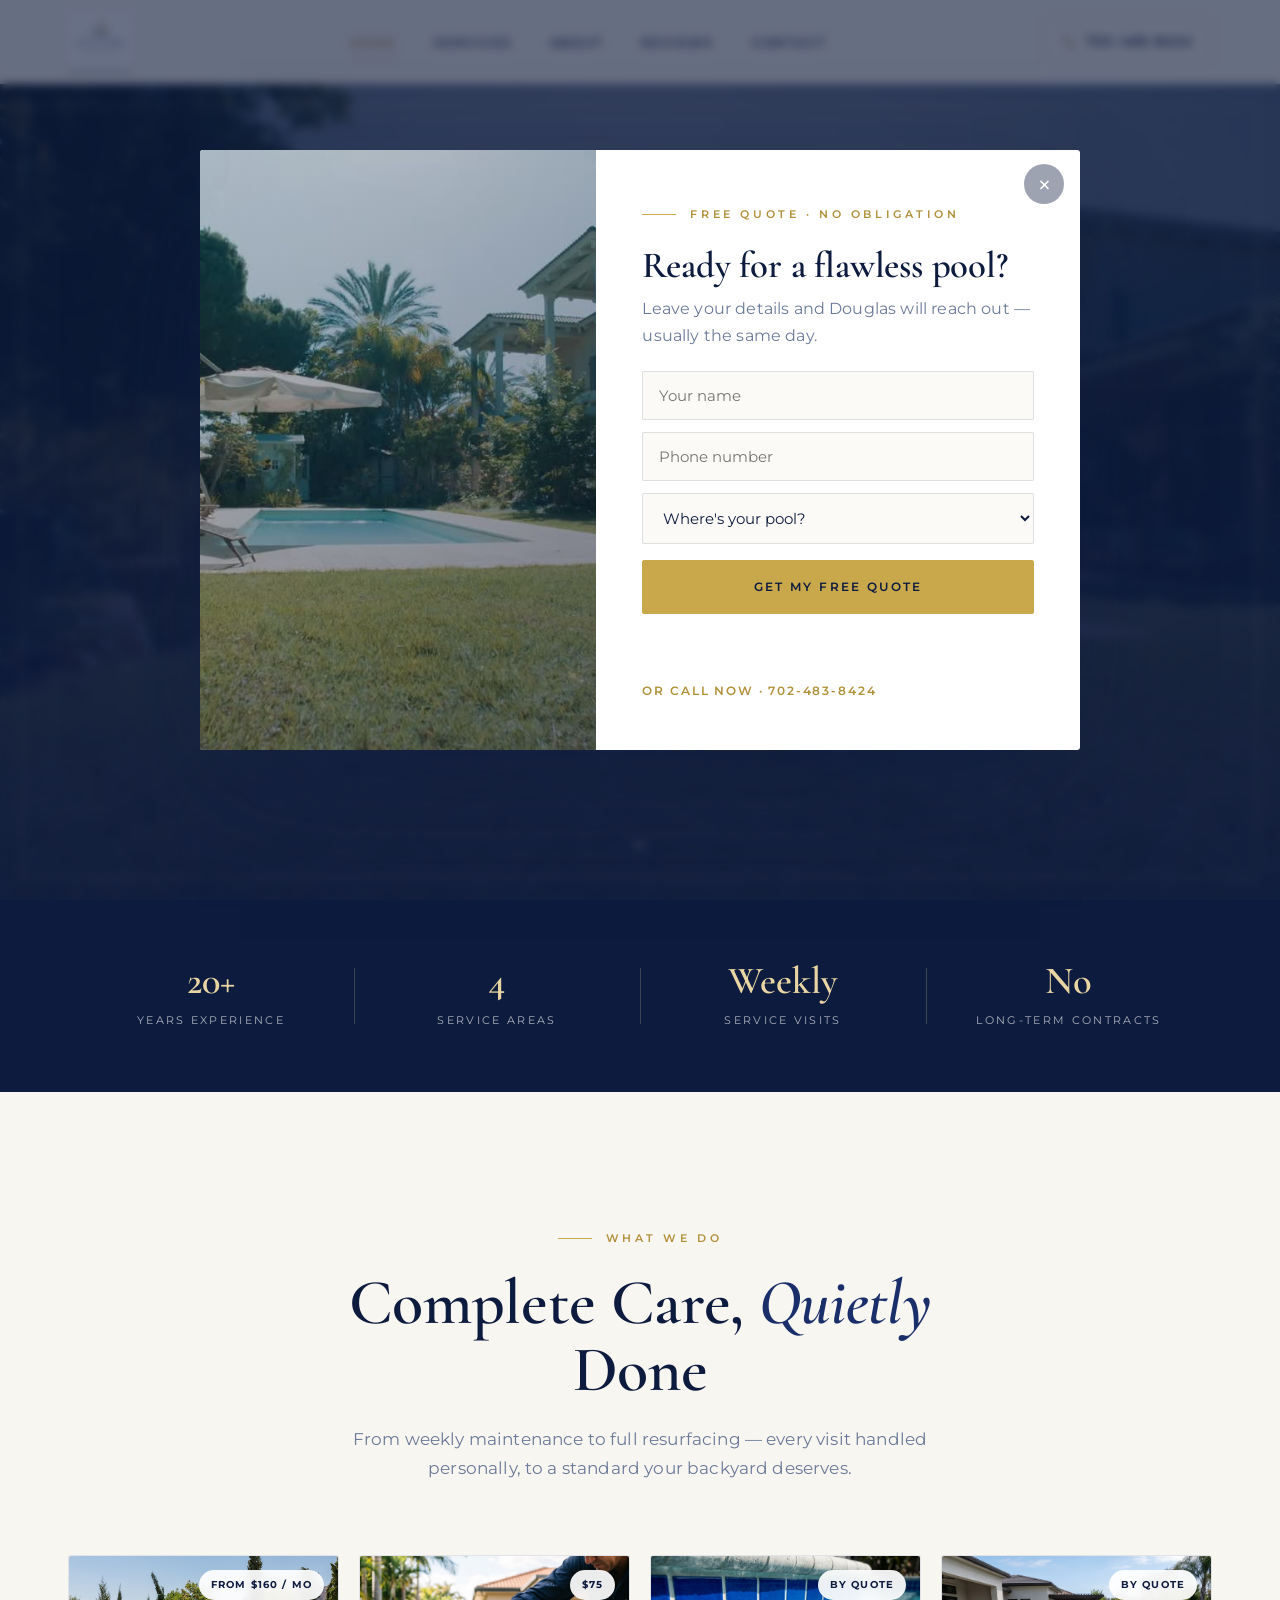
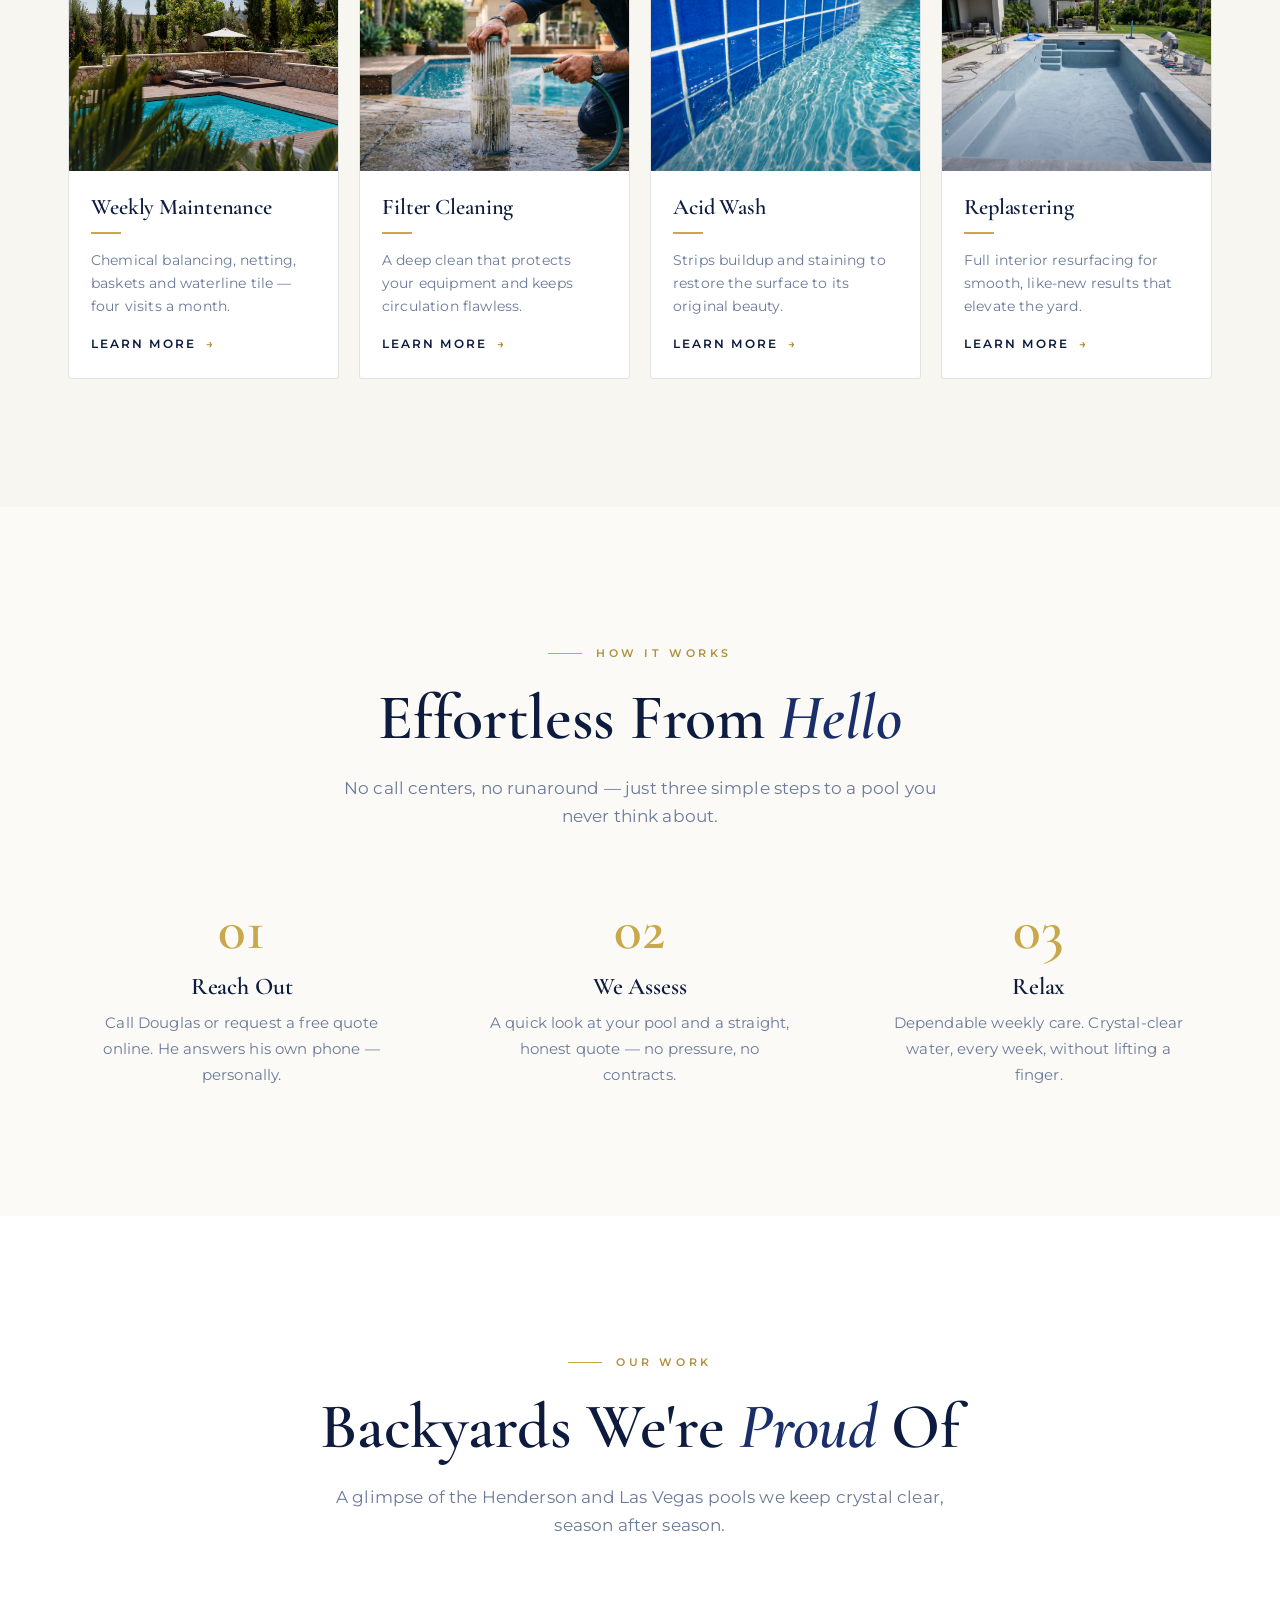
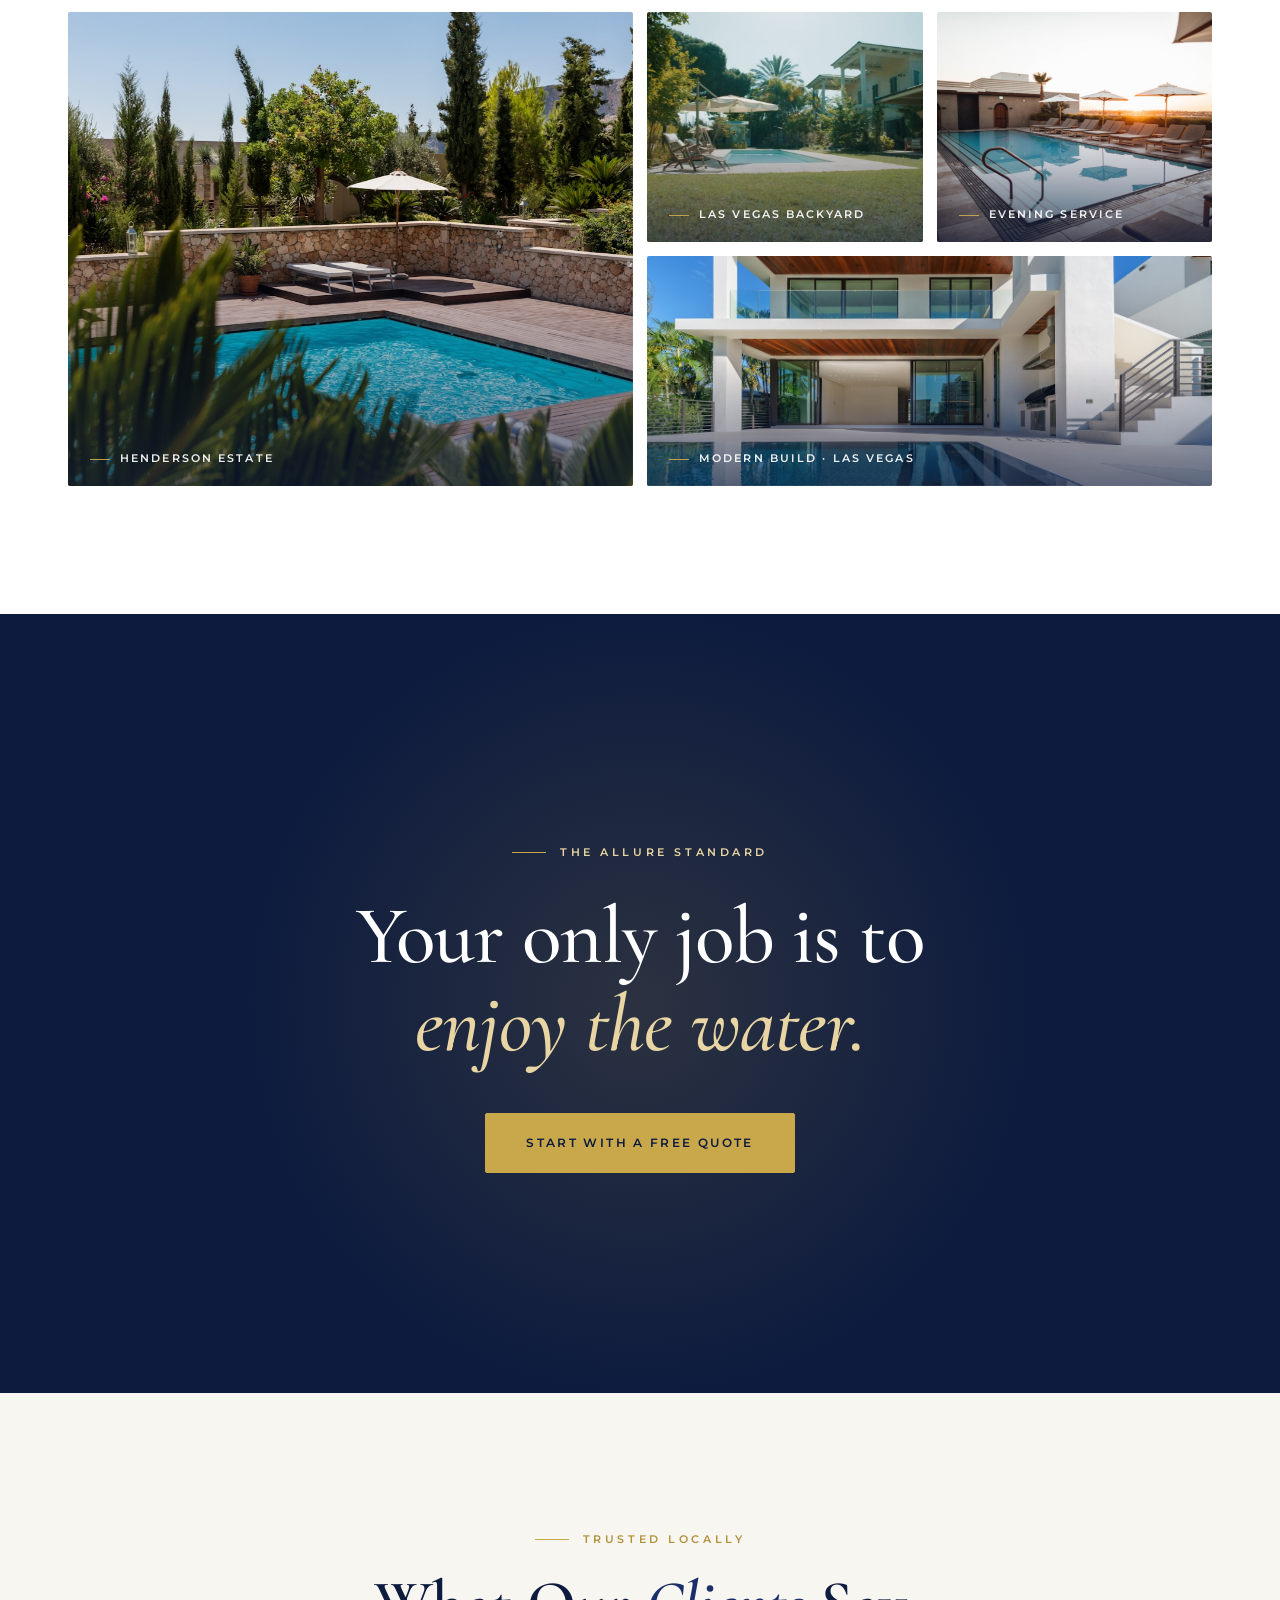
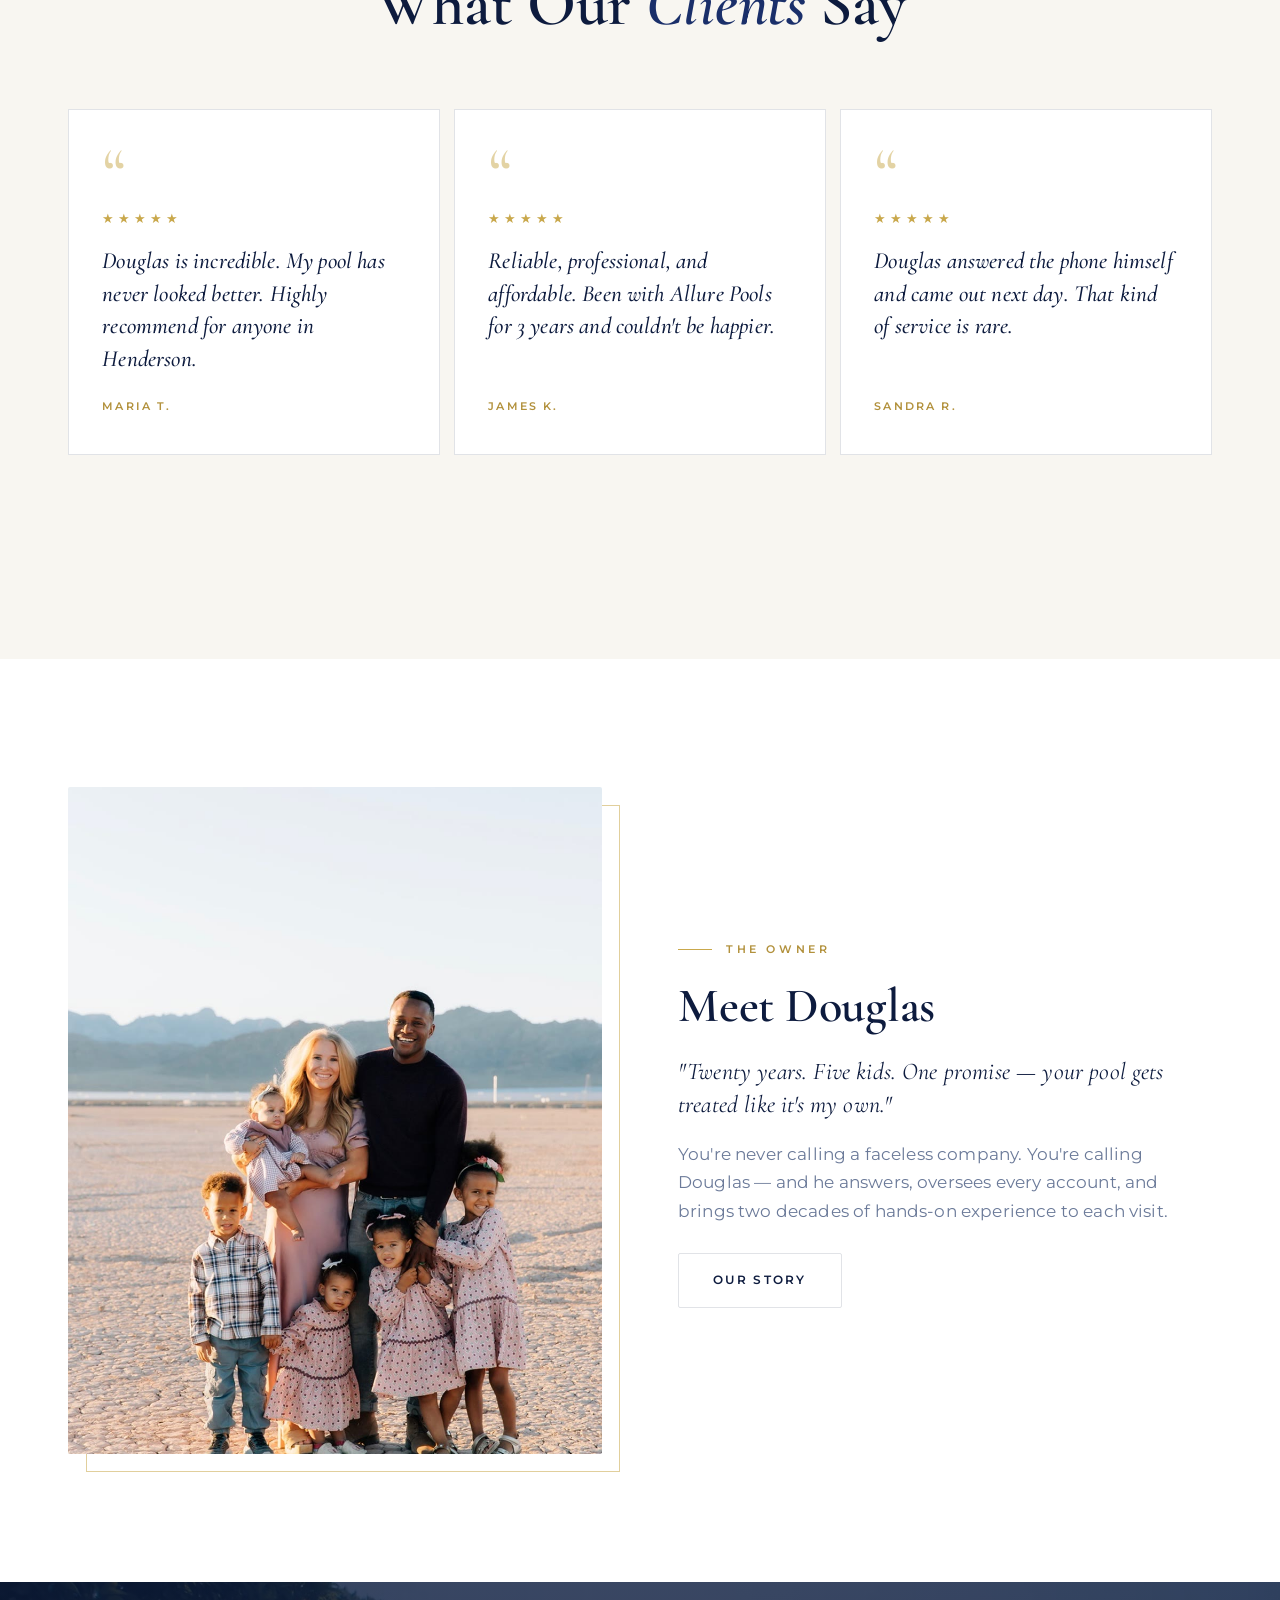
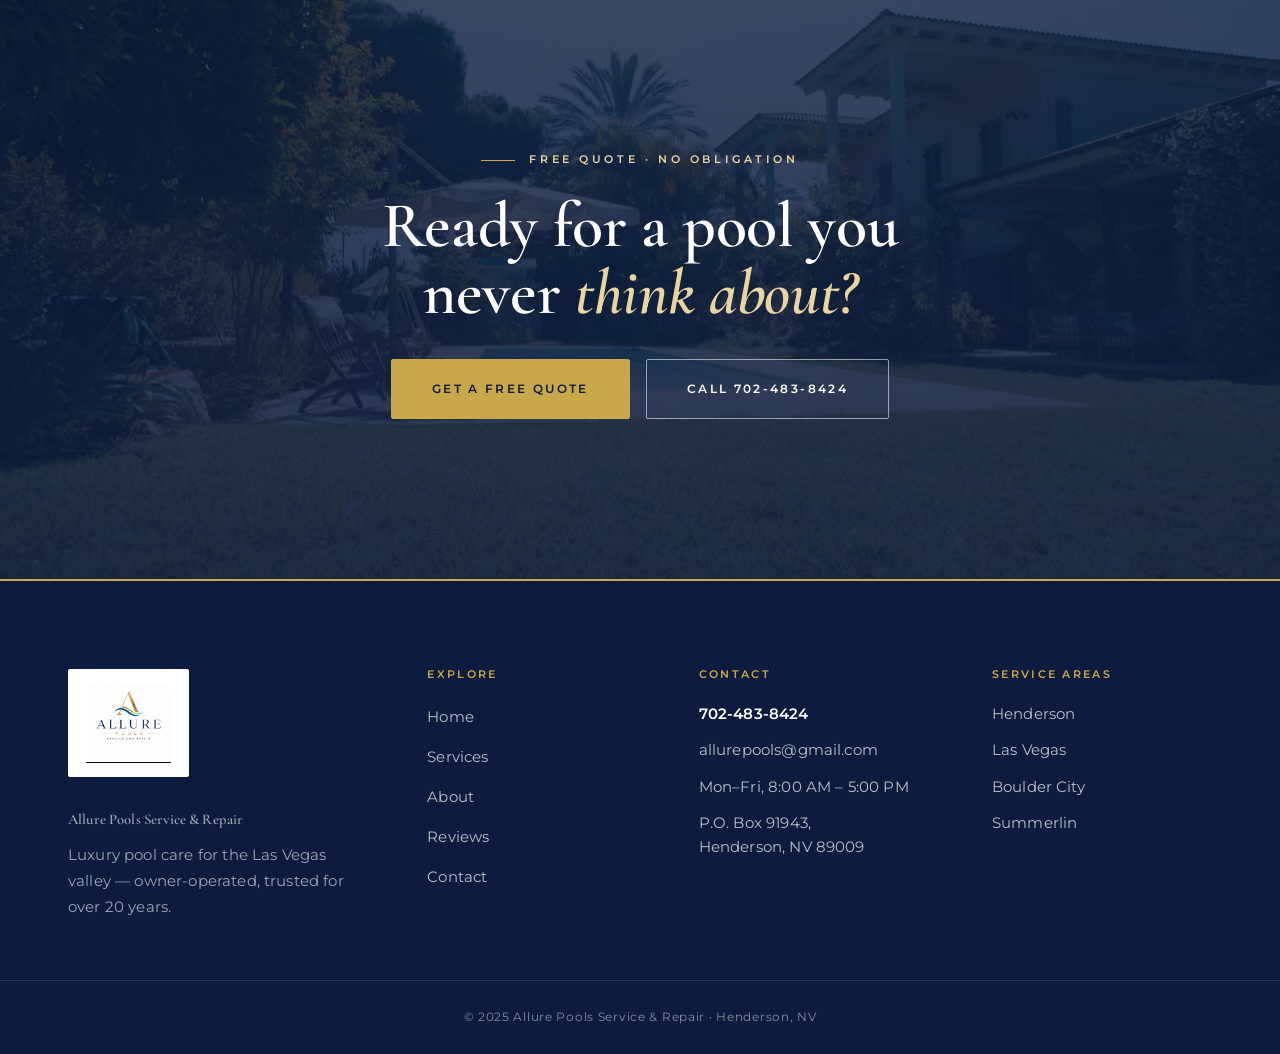
<file: index.html>
<!DOCTYPE html>
<html lang="en">
<head>
  <meta charset="UTF-8">
  <meta name="viewport" content="width=device-width, initial-scale=1.0">
  <title>Allure Pools Service & Repair | Premier Pool Service Las Vegas & Henderson NV</title>
  <meta name="description" content="Allure Pools Service & Repair — luxury weekly pool service, maintenance, acid wash & replastering in Henderson, Las Vegas, Summerlin & Boulder City. 20+ years experience. Call Douglas: 702-483-8424.">
  <meta name="keywords" content="pool cleaning Henderson NV, pool service Las Vegas, pool maintenance Las Vegas, weekly pool service Las Vegas, acid wash pool Las Vegas, pool replastering Henderson">
  <link rel="canonical" href="https://allurepoolslv.com/">

  <meta property="og:type" content="website">
  <meta property="og:title" content="Allure Pools Service & Repair | Premier Pool Service Las Vegas">
  <meta property="og:description" content="Luxury pool service in Henderson, Las Vegas, Summerlin & Boulder City. 20+ years of trusted, owner-operated care. Call Douglas: 702-483-8424.">
  <meta property="og:image" content="https://allurepoolslv.com/assets/work-2.jpg">
  <meta property="og:url" content="https://allurepoolslv.com/">
  <meta name="twitter:card" content="summary_large_image">

  <link rel="preconnect" href="https://fonts.googleapis.com">
  <link rel="preconnect" href="https://fonts.gstatic.com" crossorigin>
  <link href="https://fonts.googleapis.com/css2?family=Cormorant+Garamond:ital,wght@0,500;0,600;0,700;1,500;1,600&family=Montserrat:wght@400;500;600;700&display=swap" rel="stylesheet">
  <link rel="stylesheet" href="styles.css">
  <meta name="robots" content="index, follow, max-image-preview:large, max-snippet:-1">
  <meta name="author" content="Allure Pools Service & Repair">
  <meta name="geo.region" content="US-NV">
  <meta name="geo.placename" content="Henderson, Las Vegas, Summerlin, Boulder City">
  <meta name="geo.position" content="36.0395;-114.9817">
  <meta name="ICBM" content="36.0395, -114.9817">
  <meta name="theme-color" content="#0D1B3E">
  <meta property="og:site_name" content="Allure Pools Service & Repair">
  <meta property="og:locale" content="en_US">
  <script type="application/ld+json">
  {
    "@context": "https://schema.org",
    "@type": "LocalBusiness",
    "@id": "https://allurepoolslv.com/#business",
    "name": "Allure Pools Service & Repair",
    "alternateName": "Allure Pools",
    "description": "Luxury weekly pool service, maintenance, filter cleaning, acid wash, calcium wash and replastering across Henderson, Las Vegas, Summerlin and Boulder City. Owner-operated by Douglas Nandi for over 20 years.",
    "url": "https://allurepoolslv.com/",
    "logo": "https://allurepoolslv.com/assets/logo.jpg",
    "image": "https://allurepoolslv.com/assets/work-2.jpg",
    "telephone": "+1-702-483-8424",
    "email": "allurepools@gmail.com",
    "priceRange": "$$",
    "founder": { "@type": "Person", "name": "Douglas Nandi" },
    "address": { "@type": "PostalAddress", "postOfficeBoxNumber": "91943", "addressLocality": "Henderson", "addressRegion": "NV", "postalCode": "89009", "addressCountry": "US" },
    "geo": { "@type": "GeoCoordinates", "latitude": 36.0395, "longitude": -114.9817 },
    "areaServed": [
      { "@type": "City", "name": "Henderson, NV" },
      { "@type": "City", "name": "Las Vegas, NV" },
      { "@type": "City", "name": "Summerlin, NV" },
      { "@type": "City", "name": "Boulder City, NV" }
    ],
    "openingHoursSpecification": [
      { "@type": "OpeningHoursSpecification", "dayOfWeek": ["Monday","Tuesday","Wednesday","Thursday","Friday"], "opens": "08:00", "closes": "17:00" }
    ],
    "knowsAbout": ["Pool maintenance","Pool cleaning","Filter cleaning","Acid wash","Calcium wash","Pool replastering","Pool chemical balancing"],
    "hasOfferCatalog": {
      "@type": "OfferCatalog",
      "name": "Pool Services",
      "itemListElement": [
        { "@type": "Offer", "price": "160", "priceCurrency": "USD", "itemOffered": { "@type": "Service", "name": "Weekly Pool Maintenance" } },
        { "@type": "Offer", "price": "75", "priceCurrency": "USD", "itemOffered": { "@type": "Service", "name": "Filter Cleaning" } },
        { "@type": "Offer", "itemOffered": { "@type": "Service", "name": "Acid Wash" } },
        { "@type": "Offer", "itemOffered": { "@type": "Service", "name": "Pool Replastering" } }
      ]
    },
    "aggregateRating": { "@type": "AggregateRating", "ratingValue": "5.0", "reviewCount": "97", "bestRating": "5" }
  }
  </script>
  <link rel="icon" href="/assets/favicon.png" type="image/png" sizes="48x48">
  <link rel="apple-touch-icon" href="/assets/apple-touch-icon.png">
  <link rel="manifest" href="/site.webmanifest">
</head>
<body>
  <a href="#main" class="skip-link">Skip to content</a>

  <!-- ===================== HEADER ===================== -->
  <header class="site-header">
    <div class="container header-inner">
      <a href="/" class="logo-link" aria-label="Allure Pools home"><img src="assets/logo.jpg" alt="Allure Pools Service & Repair logo" class="logo-img"></a>
      <nav class="main-nav" aria-label="Primary">
        <ul>
          <li><a href="/" class="active">Home</a></li>
          <li><a href="/services">Services</a></li>
          <li><a href="/about">About</a></li>
          <li><a href="/reviews">Reviews</a></li>
          <li><a href="/contact">Contact</a></li>
        </ul>
      </nav>
      <div class="header-right">
        <a href="tel:+17024838424" class="header-phone">
          <svg viewBox="0 0 24 24" fill="currentColor" aria-hidden="true"><path d="M6.6 10.8c1.4 2.8 3.8 5.1 6.6 6.6l2.2-2.2c.3-.3.7-.4 1-.2 1.1.4 2.3.6 3.6.6.6 0 1 .4 1 1V20c0 .6-.4 1-1 1C10.6 21 3 13.4 3 4c0-.6.4-1 1-1h3.5c.6 0 1 .4 1 1 0 1.2.2 2.4.6 3.6.1.4 0 .8-.3 1l-2.2 2.2z"/></svg>
          <span class="ph-text">702-483-8424</span>
        </a>
        <button class="nav-toggle" aria-label="Open menu" aria-expanded="false"><span></span><span></span><span></span></button>
      </div>
    </div>
  </header>
  <div class="nav-backdrop" aria-hidden="true"></div>

  <main id="main" tabindex="-1">
    <!-- ===================== HERO ===================== -->
    <section class="hero">
      <video class="hero-video" autoplay muted loop playsinline preload="auto" poster="assets/hero-pool.jpg" aria-hidden="true">
        <source src="assets/pool-hero.mp4" type="video/mp4">
      </video>
      <div class="container hero-content">
        <span class="eyebrow">Henderson · Las Vegas · Summerlin · Boulder City</span>
        <h1>Allure Pools<br><em>Service &amp; Repair</em></h1>
        <p class="subhead">Owner-operated, resort-level pool care for the Las Vegas valley — trusted for more than twenty years.</p>
        <div class="hero-ctas">
          <a href="/contact" class="btn btn-primary btn-lg">Request a Free Quote</a>
          <a href="tel:+17024838424" class="btn btn-outline-white btn-lg">Call Douglas Today</a>
        </div>
        <div class="hero-trust"><span class="stars" aria-label="5 out of 5 stars">★★★★★</span> Trusted by Las Vegas valley families for 20+ years</div>
      </div>
      <a href="#expertise" class="scroll-arrow" aria-label="Scroll down">
        <svg viewBox="0 0 24 24" fill="none" stroke="currentColor" stroke-width="1.5" stroke-linecap="round" stroke-linejoin="round"><path d="M6 9l6 6 6-6"/></svg>
      </a>
    </section>

    <!-- ===================== TRUST BAR ===================== -->
    <section class="trust-bar">
      <div class="container">
        <div class="trust-grid">
          <div class="trust-item"><div class="num" data-count="20" data-suffix="+">20+</div><div class="label">Years Experience</div></div>
          <div class="trust-item"><div class="num" data-count="4">4</div><div class="label">Service Areas</div></div>
          <div class="trust-item"><div class="num">Weekly</div><div class="label">Service Visits</div></div>
          <div class="trust-item"><div class="num">No</div><div class="label">Long-Term Contracts</div></div>
        </div>
      </div>
    </section>

    <!-- ===================== SERVICES INDEX ===================== -->
    <section class="section" id="expertise">
      <div class="container">
        <div class="section-head reveal">
          <span class="eyebrow">What We Do</span>
          <h2 class="section-title">Complete Care, <em>Quietly</em> Done</h2>
          <p class="section-sub">From weekly maintenance to full resurfacing — every visit handled personally, to a standard your backyard deserves.</p>
        </div>
        <div class="svc-cards" data-stagger>
          <a class="svc-card reveal" href="/services">
            <div class="svc-card__media"><img src="assets/work-1.jpg" alt="Crystal-clear backyard pool maintained weekly by Allure Pools, Henderson NV" loading="lazy"><span class="svc-card__price">From $160 / mo</span><span class="svc-card__view">View service</span></div>
            <div class="svc-card__body"><h3>Weekly Maintenance</h3><div class="svc-card__rule"></div><p>Chemical balancing, netting, baskets and waterline tile — four visits a month.</p><span class="card-link">Learn more</span></div>
          </a>
          <a class="svc-card reveal" href="/services">
            <div class="svc-card__media"><img src="assets/svc-filter.jpg" alt="Pool technician cleaning a cartridge filter — Allure Pools filter cleaning, Las Vegas" loading="lazy"><span class="svc-card__price">$75</span><span class="svc-card__view">View service</span></div>
            <div class="svc-card__body"><h3>Filter Cleaning</h3><div class="svc-card__rule"></div><p>A deep clean that protects your equipment and keeps circulation flawless.</p><span class="card-link">Learn more</span></div>
          </a>
          <a class="svc-card reveal" href="/services">
            <div class="svc-card__media"><img src="assets/svc-acid.jpg" alt="Glossy clean blue waterline tile after Allure Pools acid wash" loading="lazy"><span class="svc-card__price">By Quote</span><span class="svc-card__view">View service</span></div>
            <div class="svc-card__body"><h3>Acid Wash</h3><div class="svc-card__rule"></div><p>Strips buildup and staining to restore the surface to its original beauty.</p><span class="card-link">Learn more</span></div>
          </a>
          <a class="svc-card reveal" href="/services">
            <div class="svc-card__media"><img src="assets/svc-replaster.jpg" alt="Drained pool being resurfaced with fresh plaster — Allure Pools replastering" loading="lazy"><span class="svc-card__price">By Quote</span><span class="svc-card__view">View service</span></div>
            <div class="svc-card__body"><h3>Replastering</h3><div class="svc-card__rule"></div><p>Full interior resurfacing for smooth, like-new results that elevate the yard.</p><span class="card-link">Learn more</span></div>
          </a>
        </div>
      </div>
    </section>

    <!-- ===================== HOW IT WORKS ===================== -->
    <section class="section section--paper">
      <div class="container">
        <div class="section-head reveal">
          <span class="eyebrow">How It Works</span>
          <h2 class="section-title">Effortless From <em>Hello</em></h2>
          <p class="section-sub">No call centers, no runaround — just three simple steps to a pool you never think about.</p>
        </div>
        <div class="steps" data-stagger>
          <div class="step reveal"><span class="step__num">01</span><h3>Reach Out</h3><p>Call Douglas or request a free quote online. He answers his own phone — personally.</p></div>
          <div class="step reveal"><span class="step__num">02</span><h3>We Assess</h3><p>A quick look at your pool and a straight, honest quote — no pressure, no contracts.</p></div>
          <div class="step reveal"><span class="step__num">03</span><h3>Relax</h3><p>Dependable weekly care. Crystal-clear water, every week, without lifting a finger.</p></div>
        </div>
      </div>
    </section>

    <!-- ===================== OUR WORK / GALLERY ===================== -->
    <section class="section section--alt">
      <div class="container">
        <div class="section-head reveal">
          <span class="eyebrow">Our Work</span>
          <h2 class="section-title">Backyards We're <em>Proud</em> Of</h2>
          <p class="section-sub">A glimpse of the Henderson and Las Vegas pools we keep crystal clear, season after season.</p>
        </div>
        <div class="gallery reveal">
          <figure class="gallery-item"><img src="assets/work-1.jpg" alt="Residential backyard pool with landscaping maintained by Allure Pools Henderson NV" loading="lazy"><figcaption>Henderson Estate</figcaption></figure>
          <figure class="gallery-item"><img src="assets/work-3.jpg" alt="Backyard pool with loungers serviced weekly by Allure Pools Las Vegas" loading="lazy"><figcaption>Las Vegas Backyard</figcaption></figure>
          <figure class="gallery-item"><img src="assets/work-4.jpg" alt="Pool at twilight kept pristine by Allure Pools Service and Repair" loading="lazy"><figcaption>Evening Service</figcaption></figure>
          <figure class="gallery-item"><img src="assets/work-2.jpg" alt="Modern infinity-edge residential pool maintained by Allure Pools Las Vegas valley" loading="lazy"><figcaption>Modern Build · Las Vegas</figcaption></figure>
        </div>
      </div>
    </section>

    <!-- ===================== STATEMENT MOMENT ===================== -->
    <section class="statement">
      <div class="container">
        <span class="eyebrow">The Allure Standard</span>
        <h2 class="statement-line" data-words>Your only job is to <em>enjoy the water.</em></h2>
        <div class="statement-cta"><a href="/contact" class="btn btn-primary btn-lg">Start With a Free Quote</a></div>
      </div>
    </section>

    <!-- ===================== REVIEWS PREVIEW ===================== -->
    <section class="section">
      <div class="container">
        <div class="section-head reveal">
          <span class="eyebrow">Trusted Locally</span>
          <h2 class="section-title">What Our <em>Clients</em> Say</h2>
        </div>
        <div class="grid grid-3">
          <article class="review-card reveal">
            <div class="stars" aria-label="5 out of 5 stars">★★★★★</div>
            <p class="review-text">Douglas is incredible. My pool has never looked better. Highly recommend for anyone in Henderson.</p>
            <div class="review-author">Maria T.</div>
          </article>
          <article class="review-card reveal" data-reveal-delay="1">
            <div class="stars" aria-label="5 out of 5 stars">★★★★★</div>
            <p class="review-text">Reliable, professional, and affordable. Been with Allure Pools for 3 years and couldn't be happier.</p>
            <div class="review-author">James K.</div>
          </article>
          <article class="review-card reveal" data-reveal-delay="2">
            <div class="stars" aria-label="5 out of 5 stars">★★★★★</div>
            <p class="review-text">Douglas answered the phone himself and came out next day. That kind of service is rare.</p>
            <div class="review-author">Sandra R.</div>
          </article>
        </div>
        <div style="text-align:center; margin-top:48px;" class="reveal">
          <a href="/reviews" class="card-link">Read more reviews</a>
        </div>
      </div>
    </section>

    <!-- ===================== ABOUT TEASER ===================== -->
    <section class="section section--alt">
      <div class="container">
        <div class="split">
          <div class="media reveal">
            <img src="assets/douglas.jpg" alt="Douglas Nandi, owner of Allure Pools, with his family" style="aspect-ratio:4/5;object-fit:cover;object-position:center 32%;">
          </div>
          <div class="reveal">
            <span class="eyebrow">The Owner</span>
            <h2>Meet Douglas</h2>
            <p style="font-family:var(--font-display);font-size:1.5rem;font-style:italic;color:var(--navy);line-height:1.4;">"Twenty years. Five kids. One promise — your pool gets treated like it's my own."</p>
            <p>You're never calling a faceless company. You're calling Douglas — and he answers, oversees every account, and brings two decades of hands-on experience to each visit.</p>
            <a href="/about" class="btn btn-outline" style="margin-top:10px;">Our Story</a>
          </div>
        </div>
      </div>
    </section>
    <!-- ===================== CLOSING CTA ===================== -->
    <section class="cta-band" style="background-image:url('assets/hero-pool.jpg')">
      <div class="container">
        <span class="eyebrow">Free Quote · No Obligation</span>
        <h2>Ready for a pool you never <em>think about?</em></h2>
        <div class="cta-band__btns">
          <a href="/contact" class="btn btn-primary btn-lg">Get a Free Quote</a>
          <a href="tel:+17024838424" class="btn btn-outline-white btn-lg">Call 702-483-8424</a>
        </div>
      </div>
    </section>
  </main>

  <!-- ===================== FOOTER ===================== -->
  <footer class="site-footer">
    <div class="container">
      <div class="footer-grid">
        <div class="footer-brand">
          <span class="logo-badge"><img src="assets/logo.jpg" alt="Allure Pools Service & Repair logo"></span>
          <p class="footer-name">Allure Pools Service &amp; Repair</p>
          <p>Luxury pool care for the Las Vegas valley — owner-operated, trusted for over 20 years.</p>
        </div>
        <div class="footer-col">
          <h4>Explore</h4>
          <ul>
            <li><a href="/">Home</a></li>
            <li><a href="/services">Services</a></li>
            <li><a href="/about">About</a></li>
            <li><a href="/reviews">Reviews</a></li>
            <li><a href="/contact">Contact</a></li>
          </ul>
        </div>
        <div class="footer-col">
          <h4>Contact</h4>
          <ul>
            <li class="fitem"><a href="tel:+17024838424"><strong>702-483-8424</strong></a></li>
            <li class="fitem"><a href="mailto:allurepools@gmail.com">allurepools@gmail.com</a></li>
            <li class="fitem">Mon–Fri, 8:00 AM – 5:00 PM</li>
            <li class="fitem">P.O. Box 91943,<br>Henderson, NV 89009</li>
          </ul>
        </div>
        <div class="footer-col">
          <h4>Service Areas</h4>
          <ul>
            <li class="fitem">Henderson</li>
            <li class="fitem">Las Vegas</li>
            <li class="fitem">Boulder City</li>
            <li class="fitem">Summerlin</li>
          </ul>
        </div>
      </div>
    </div>
    <div class="footer-bottom">
      <div class="container">© 2025 Allure Pools Service &amp; Repair <span class="gold">·</span> Henderson, NV</div>
    </div>
  </footer>

  <script src="main.js"></script>
  <!-- ===================== QUOTE POP-UP ===================== -->
  <div class="quote-modal" id="quote-modal" aria-hidden="true" role="dialog" aria-modal="true" aria-label="Request a free pool service quote">
    <div class="quote-modal__backdrop" data-close></div>
    <div class="quote-modal__card">
      <button class="quote-modal__close" data-close aria-label="Close">&times;</button>
      <div class="quote-modal__media" aria-hidden="true"></div>
      <div class="quote-modal__body">
        <span class="eyebrow">Free Quote · No Obligation</span>
        <h3>Ready for a flawless pool?</h3>
        <p>Leave your details and Douglas will reach out — usually the same day.</p>
        <form id="quote-modal-form" class="quote-modal__form" novalidate>
          <input type="checkbox" name="botcheck" tabindex="-1" autocomplete="off" aria-hidden="true" style="display:none">
          <input type="text" name="Name" placeholder="Your name" autocomplete="name" required>
          <input type="tel" name="Phone" placeholder="Phone number" autocomplete="tel" required>
          <select name="Service Area" required>
            <option value="" selected disabled>Where's your pool?</option>
            <option>Henderson</option><option>Las Vegas</option><option>Boulder City</option><option>Summerlin</option><option>Other</option>
          </select>
          <button type="submit" class="btn btn-primary btn-lg">Get My Free Quote</button>
          <p class="form-note" id="quote-modal-status" role="status" aria-live="polite"></p>
        </form>
        <a href="tel:+17024838424" class="quote-modal__call">Or call now · 702-483-8424</a>
      </div>
    </div>
  </div>
  <!-- ===================== MOBILE CTA BAR ===================== -->
  <div class="mobile-bar" role="navigation" aria-label="Quick contact">
    <a href="tel:+17024838424" class="mobile-bar__btn mobile-bar__call"><svg viewBox="0 0 24 24" fill="currentColor" aria-hidden="true"><path d="M6.6 10.8c1.4 2.8 3.8 5.1 6.6 6.6l2.2-2.2c.3-.3.7-.4 1-.2 1.1.4 2.3.6 3.6.6.6 0 1 .4 1 1V20c0 .6-.4 1-1 1C10.6 21 3 13.4 3 4c0-.6.4-1 1-1h3.5c.6 0 1 .4 1 1 0 1.2.2 2.4.6 3.6.1.4 0 .8-.3 1l-2.2 2.2z"/></svg> Call Douglas</a>
    <a href="/contact" class="mobile-bar__btn mobile-bar__quote">Free Quote</a>
  </div></body>
</html>
</file>
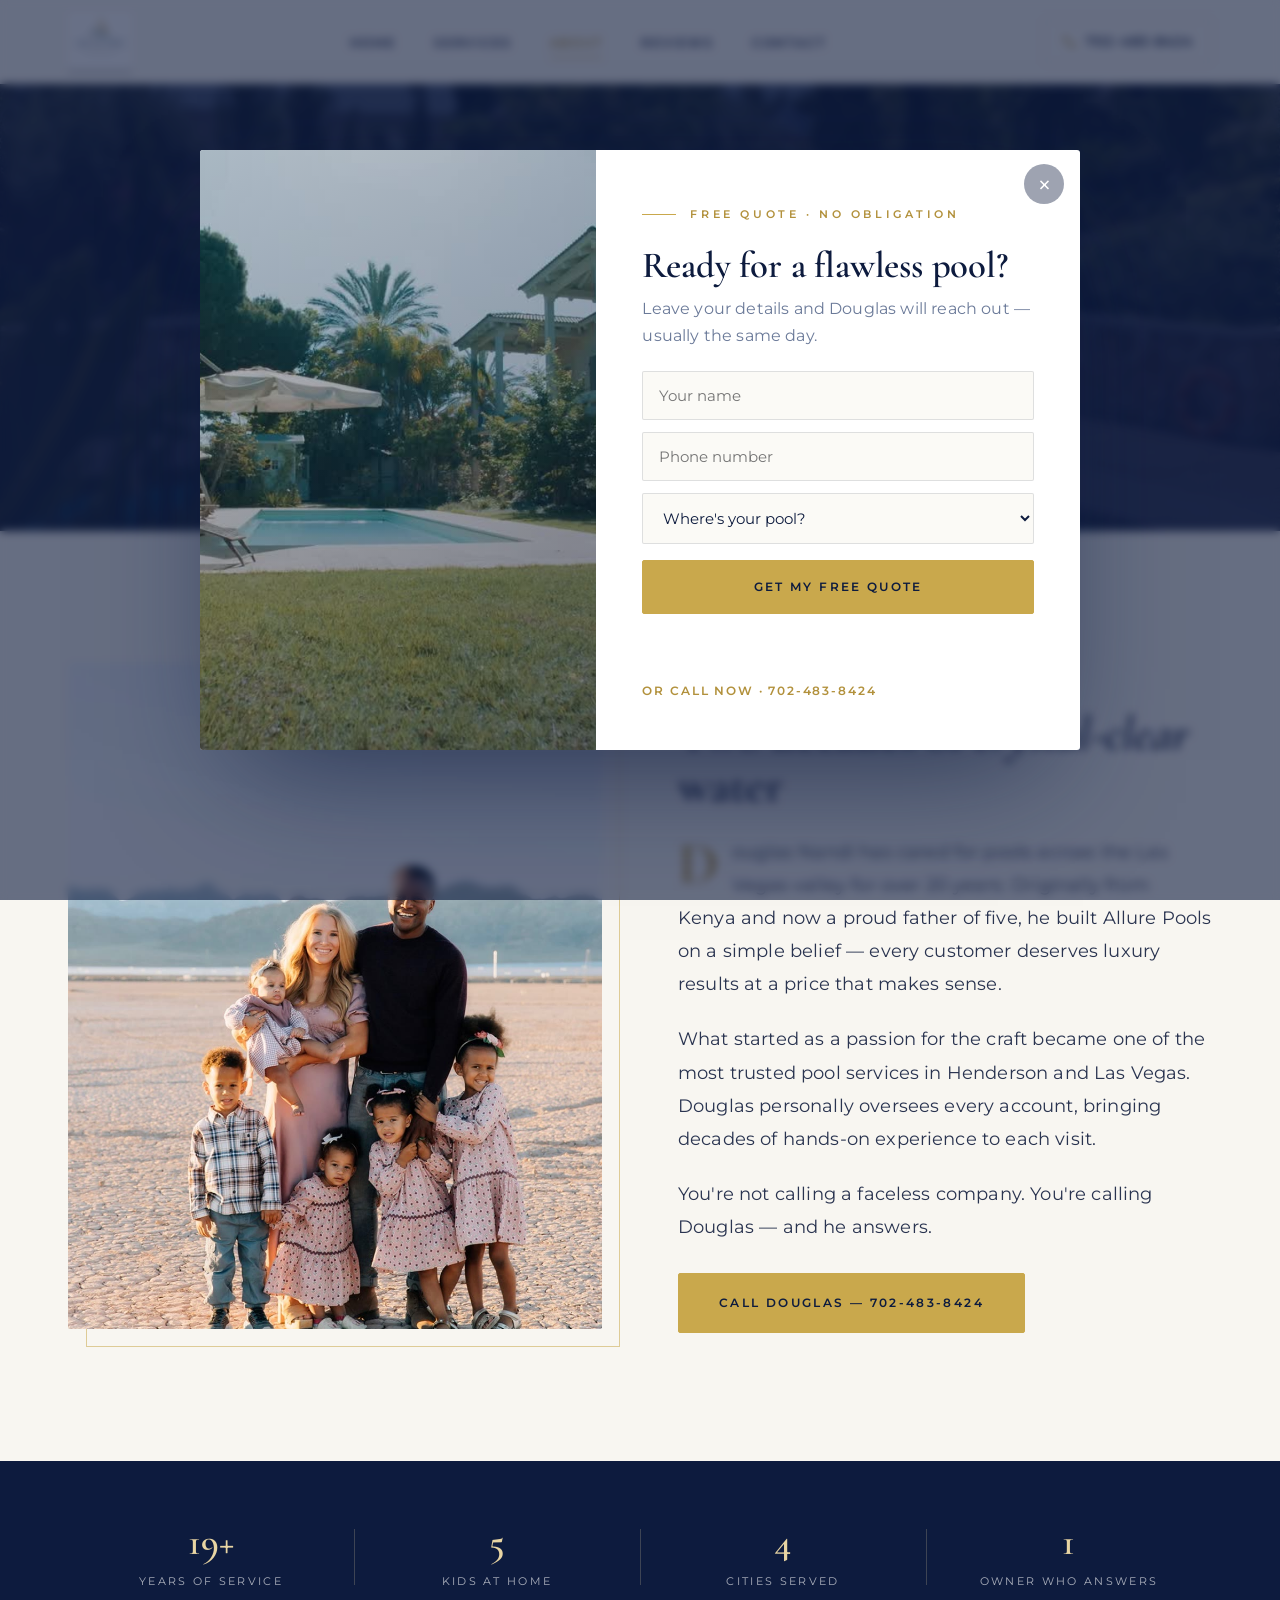
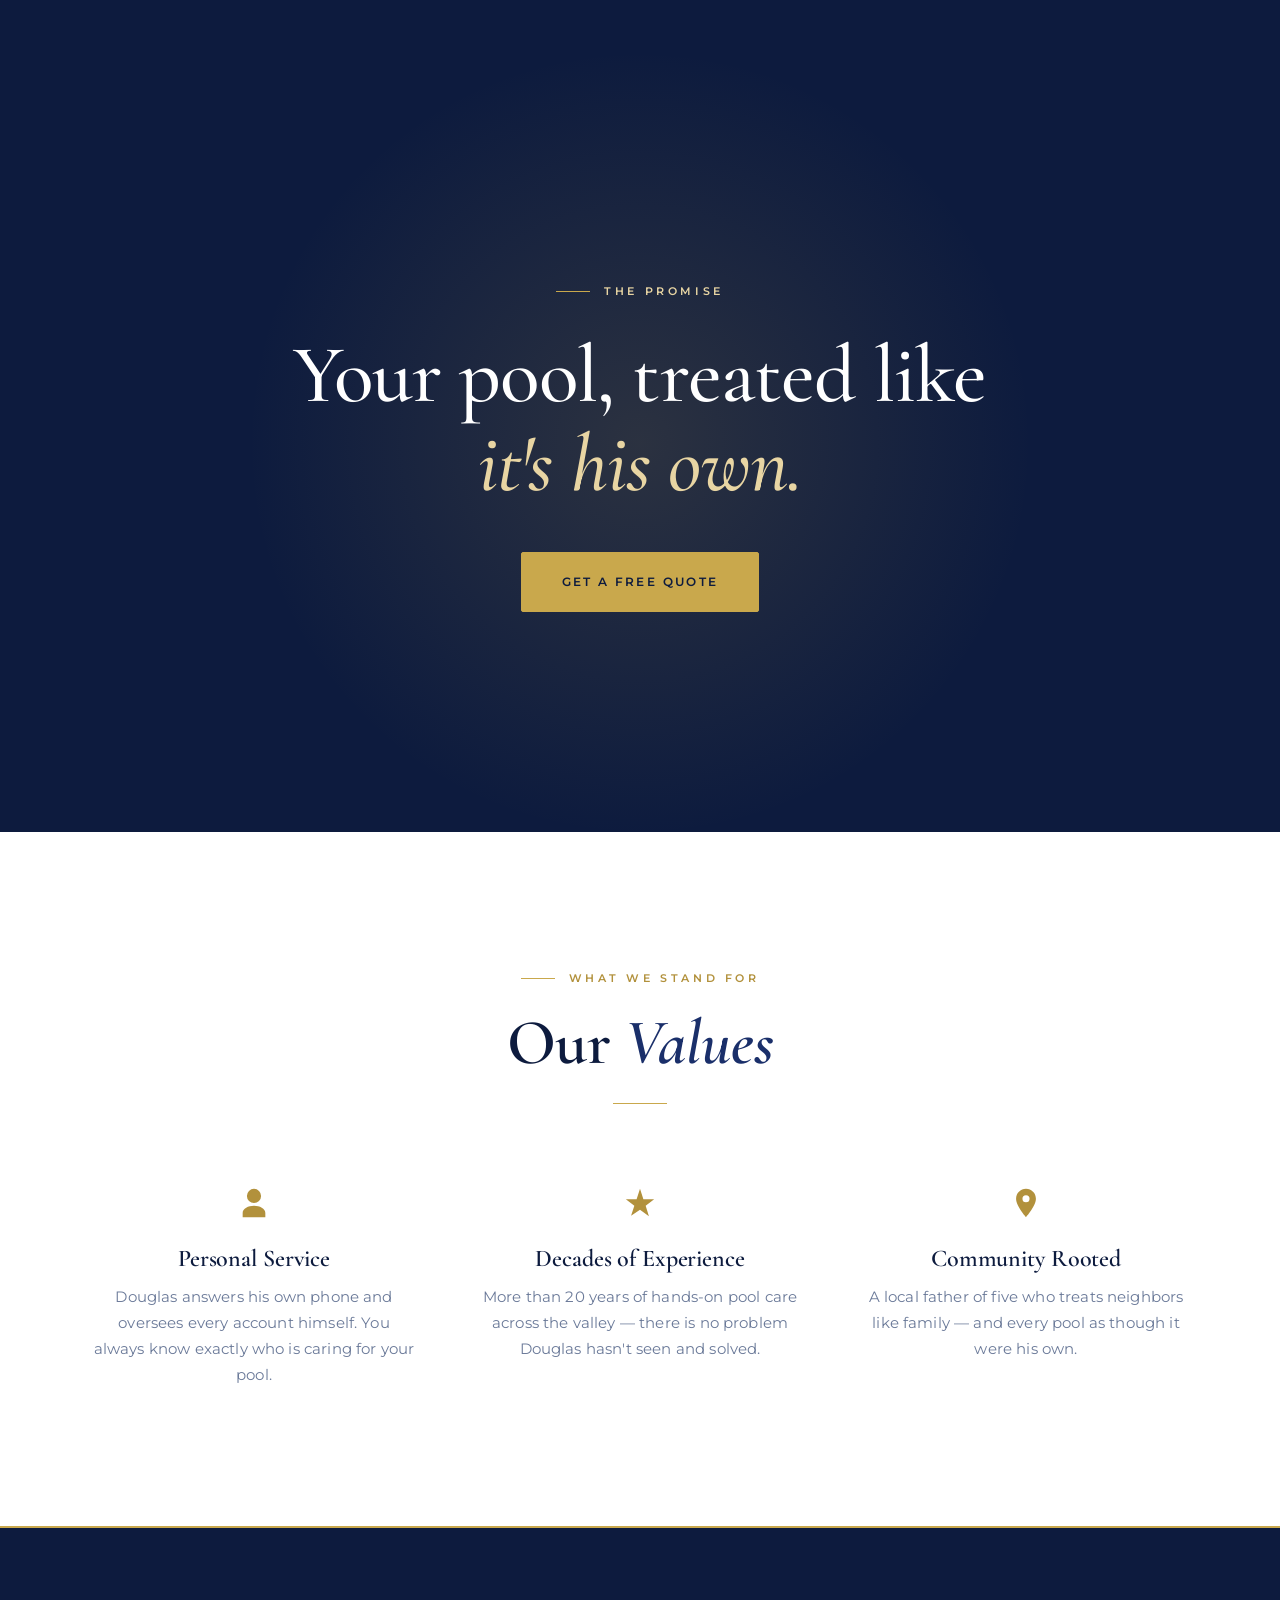
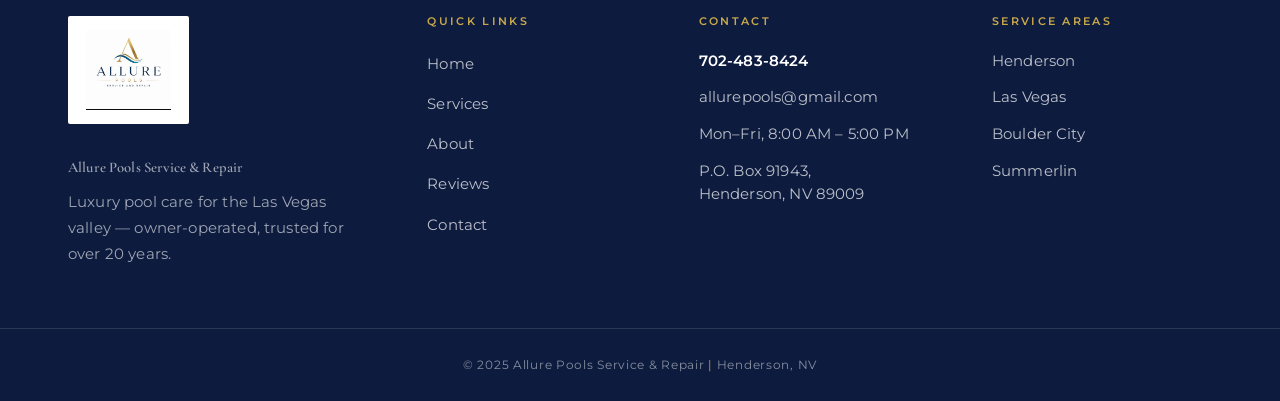
<file: about.html>
<!DOCTYPE html>
<html lang="en">
<head>
  <meta charset="UTF-8">
  <meta name="viewport" content="width=device-width, initial-scale=1.0">
  <title>About Douglas Nandi | 20+ Years of Trusted Pool Service — Allure Pools Henderson NV</title>
  <meta name="description" content="Meet Douglas Nandi, owner of Allure Pools Service & Repair. Originally from Kenya, father of five, with 20+ years caring for pools across Henderson, Las Vegas, Summerlin & Boulder City. Call 702-483-8424.">
  <meta name="keywords" content="Douglas Nandi pool service, Allure Pools owner, pool service Henderson NV, trusted pool service Las Vegas, owner operated pool service">
  <link rel="canonical" href="https://allurepoolslv.com/about">

  <meta property="og:type" content="website">
  <meta property="og:title" content="About Douglas Nandi | Allure Pools Service & Repair">
  <meta property="og:description" content="20+ years. One standard — yours. Meet the owner-operator behind Las Vegas's most trusted pool service.">
  <meta property="og:image" content="https://allurepoolslv.com/assets/work-2.jpg">
  <meta property="og:url" content="https://allurepoolslv.com/about">
  <meta name="twitter:card" content="summary_large_image">

  <link rel="preconnect" href="https://fonts.googleapis.com">
  <link rel="preconnect" href="https://fonts.gstatic.com" crossorigin>
  <link href="https://fonts.googleapis.com/css2?family=Cormorant+Garamond:ital,wght@0,500;0,600;0,700;1,500;1,600&family=Montserrat:wght@400;500;600;700&display=swap" rel="stylesheet">
  <link rel="stylesheet" href="styles.css">
  <meta name="robots" content="index, follow, max-image-preview:large, max-snippet:-1">
  <meta name="author" content="Allure Pools Service & Repair">
  <meta name="geo.region" content="US-NV">
  <meta name="geo.placename" content="Henderson, Las Vegas, Summerlin, Boulder City">
  <meta name="geo.position" content="36.0395;-114.9817">
  <meta name="ICBM" content="36.0395, -114.9817">
  <meta name="theme-color" content="#0D1B3E">
  <meta property="og:site_name" content="Allure Pools Service & Repair">
  <meta property="og:locale" content="en_US">
  <script type="application/ld+json">
  {
    "@context": "https://schema.org",
    "@type": "LocalBusiness",
    "@id": "https://allurepoolslv.com/#business",
    "name": "Allure Pools Service & Repair",
    "alternateName": "Allure Pools",
    "description": "Luxury weekly pool service, maintenance, filter cleaning, acid wash, calcium wash and replastering across Henderson, Las Vegas, Summerlin and Boulder City. Owner-operated by Douglas Nandi for over 20 years.",
    "url": "https://allurepoolslv.com/",
    "logo": "https://allurepoolslv.com/assets/logo.jpg",
    "image": "https://allurepoolslv.com/assets/work-2.jpg",
    "telephone": "+1-702-483-8424",
    "email": "allurepools@gmail.com",
    "priceRange": "$$",
    "founder": { "@type": "Person", "name": "Douglas Nandi" },
    "address": { "@type": "PostalAddress", "postOfficeBoxNumber": "91943", "addressLocality": "Henderson", "addressRegion": "NV", "postalCode": "89009", "addressCountry": "US" },
    "geo": { "@type": "GeoCoordinates", "latitude": 36.0395, "longitude": -114.9817 },
    "areaServed": [
      { "@type": "City", "name": "Henderson, NV" },
      { "@type": "City", "name": "Las Vegas, NV" },
      { "@type": "City", "name": "Summerlin, NV" },
      { "@type": "City", "name": "Boulder City, NV" }
    ],
    "openingHoursSpecification": [
      { "@type": "OpeningHoursSpecification", "dayOfWeek": ["Monday","Tuesday","Wednesday","Thursday","Friday"], "opens": "08:00", "closes": "17:00" }
    ],
    "knowsAbout": ["Pool maintenance","Pool cleaning","Filter cleaning","Acid wash","Calcium wash","Pool replastering","Pool chemical balancing"],
    "hasOfferCatalog": {
      "@type": "OfferCatalog",
      "name": "Pool Services",
      "itemListElement": [
        { "@type": "Offer", "price": "160", "priceCurrency": "USD", "itemOffered": { "@type": "Service", "name": "Weekly Pool Maintenance" } },
        { "@type": "Offer", "price": "75", "priceCurrency": "USD", "itemOffered": { "@type": "Service", "name": "Filter Cleaning" } },
        { "@type": "Offer", "itemOffered": { "@type": "Service", "name": "Acid Wash" } },
        { "@type": "Offer", "itemOffered": { "@type": "Service", "name": "Pool Replastering" } }
      ]
    },
    "aggregateRating": { "@type": "AggregateRating", "ratingValue": "5.0", "reviewCount": "97", "bestRating": "5" }
  }
  </script>
  <link rel="icon" href="/assets/favicon.png" type="image/png" sizes="48x48">
  <link rel="apple-touch-icon" href="/assets/apple-touch-icon.png">
  <link rel="manifest" href="/site.webmanifest">
</head>
<body>
  <a href="#main" class="skip-link">Skip to content</a>

  <!-- ===================== HEADER ===================== -->
  <header class="site-header">
    <div class="container header-inner">
      <a href="/" class="logo-link" aria-label="Allure Pools home"><img src="assets/logo.jpg" alt="Allure Pools Service & Repair logo" class="logo-img">
      </a>

      <nav class="main-nav" aria-label="Primary">
        <ul>
          <li><a href="/">Home</a></li>
          <li><a href="/services">Services</a></li>
          <li><a href="/about" class="active">About</a></li>
          <li><a href="/reviews">Reviews</a></li>
          <li><a href="/contact">Contact</a></li>
        </ul>
      </nav>

      <div class="header-right">
        <a href="tel:+17024838424" class="header-phone">
          <svg viewBox="0 0 24 24" fill="currentColor" aria-hidden="true"><path d="M6.6 10.8c1.4 2.8 3.8 5.1 6.6 6.6l2.2-2.2c.3-.3.7-.4 1-.2 1.1.4 2.3.6 3.6.6.6 0 1 .4 1 1V20c0 .6-.4 1-1 1C10.6 21 3 13.4 3 4c0-.6.4-1 1-1h3.5c.6 0 1 .4 1 1 0 1.2.2 2.4.6 3.6.1.4 0 .8-.3 1l-2.2 2.2z"/></svg>
          <span class="ph-text">702-483-8424</span>
        </a>
        <button class="nav-toggle" aria-label="Open menu" aria-expanded="false" aria-controls="primary-nav">
          <span></span><span></span><span></span>
        </button>
      </div>
    </div>
  </header>
  <div class="nav-backdrop" aria-hidden="true"></div>

  <main id="main" tabindex="-1">
    <!-- ===================== PAGE HERO ===================== -->
    <section class="page-hero page-hero--photo" style="background-image:url('assets/work-1.jpg')">
      <div class="container">
        <span class="eyebrow">The Owner</span>
        <h1>About <em>Douglas Nandi</em></h1>
        <p>20+ years. One standard — yours.</p>
      </div>
    </section>

    <!-- ===================== BIO SPLIT ===================== -->
    <section class="section">
      <div class="container">
        <div class="split">
          <div class="media reveal">
            <img src="assets/douglas.jpg" alt="Douglas Nandi, owner of Allure Pools Service & Repair, with his family in the Las Vegas valley" style="aspect-ratio:4/5;object-fit:cover;object-position:center 32%;">
          </div>
          <div class="bio-copy reveal">
            <span class="eyebrow">A Name You Can Call</span>
            <h2>Two decades of <em>crystal-clear</em> water</h2>
            <p>Douglas Nandi has cared for pools across the Las Vegas valley for over 20 years. Originally from Kenya and now a proud father of five, he built Allure Pools on a simple belief — every customer deserves luxury results at a price that makes sense.</p>
            <p>What started as a passion for the craft became one of the most trusted pool services in Henderson and Las Vegas. Douglas personally oversees every account, bringing decades of hands-on experience to each visit.</p>
            <p>You're not calling a faceless company. You're calling Douglas — and he answers.</p>
            <a href="tel:+17024838424" class="btn btn-primary btn-lg" style="margin-top:8px;">Call Douglas — 702-483-8424</a>
          </div>
        </div>
      </div>
    </section>

    <!-- ===================== STAT BAND ===================== -->
    <section class="trust-bar">
      <div class="container">
        <div class="trust-grid">
          <div class="trust-item"><div class="num" data-count="20" data-suffix="+">20+</div><div class="label">Years of Service</div></div>
          <div class="trust-item"><div class="num" data-count="5">5</div><div class="label">Kids at Home</div></div>
          <div class="trust-item"><div class="num" data-count="4">4</div><div class="label">Cities Served</div></div>
          <div class="trust-item"><div class="num">1</div><div class="label">Owner Who Answers</div></div>
        </div>
      </div>
    </section>

    <!-- ===================== STATEMENT ===================== -->
    <section class="statement">
      <div class="container">
        <span class="eyebrow">The Promise</span>
        <h2 class="statement-line" data-words>Your pool, treated like <em>it's his own.</em></h2>
        <div class="statement-cta"><a href="/contact" class="btn btn-primary btn-lg">Get a Free Quote</a></div>
      </div>
    </section>

    <!-- ===================== VALUES SECTION ===================== -->
    <section class="section section--alt">
      <div class="container">
        <div class="section-head reveal">
          <span class="eyebrow">What We Stand For</span>
          <h2 class="section-title">Our <em>Values</em></h2>
          <div class="gold-rule"></div>
        </div>
        <div class="grid grid-3" data-stagger>
          <div class="feature reveal">
            <div class="feature-icon"><svg viewBox="0 0 24 24" fill="currentColor"><path d="M12 12a5 5 0 100-10 5 5 0 000 10zm0 2c-4 0-8 2-8 5v3h16v-3c0-3-4-5-8-5z"/></svg></div>
            <h3>Personal Service</h3>
            <p>Douglas answers his own phone and oversees every account himself. You always know exactly who is caring for your pool.</p>
          </div>
          <div class="feature reveal">
            <div class="feature-icon"><svg viewBox="0 0 24 24" fill="currentColor"><path d="M12 2l2.4 7.4H22l-6 4.6 2.3 7.4-6.3-4.6L5.7 21 8 14 2 9.4h7.6z"/></svg></div>
            <h3>Decades of Experience</h3>
            <p>More than 20 years of hands-on pool care across the valley — there is no problem Douglas hasn't seen and solved.</p>
          </div>
          <div class="feature reveal">
            <div class="feature-icon"><svg viewBox="0 0 24 24" fill="currentColor"><path d="M12 2C8.1 2 5 5.1 5 9c0 5.2 7 13 7 13s7-7.8 7-13c0-3.9-3.1-7-7-7zm0 9.5A2.5 2.5 0 1112 6.5a2.5 2.5 0 010 5z"/></svg></div>
            <h3>Community Rooted</h3>
            <p>A local father of five who treats neighbors like family — and every pool as though it were his own.</p>
          </div>
        </div>
      </div>
    </section>
  </main>

  <!-- ===================== FOOTER ===================== -->
  <footer class="site-footer">
    <div class="container">
      <div class="footer-grid">
        <div class="footer-brand"><span class="logo-badge"><img src="assets/logo.jpg" alt="Allure Pools Service & Repair logo"></span>
          <p class="footer-name">Allure Pools Service &amp; Repair</p>
          <p>Luxury pool care for the Las Vegas valley — owner-operated, trusted for over 20 years.</p>
        </div>
        <div class="footer-col">
          <h4>Quick Links</h4>
          <ul>
            <li><a href="/">Home</a></li>
            <li><a href="/services">Services</a></li>
            <li><a href="/about">About</a></li>
            <li><a href="/reviews">Reviews</a></li>
            <li><a href="/contact">Contact</a></li>
          </ul>
        </div>
        <div class="footer-col">
          <h4>Contact</h4>
          <ul>
            <li class="fitem"><a href="tel:+17024838424"><strong>702-483-8424</strong></a></li>
            <li class="fitem"><a href="mailto:allurepools@gmail.com">allurepools@gmail.com</a></li>
            <li class="fitem">Mon–Fri, 8:00 AM – 5:00 PM</li>
            <li class="fitem">P.O. Box 91943,<br>Henderson, NV 89009</li>
          </ul>
        </div>
        <div class="footer-col">
          <h4>Service Areas</h4>
          <ul>
            <li class="fitem">Henderson</li>
            <li class="fitem">Las Vegas</li>
            <li class="fitem">Boulder City</li>
            <li class="fitem">Summerlin</li>
          </ul>
        </div>
      </div>
    </div>
    <div class="footer-bottom">
      <div class="container">
        © 2025 Allure Pools Service &amp; Repair <span class="gold">|</span> Henderson, NV
      </div>
    </div>
  </footer>

  <script src="main.js"></script>
  <!-- ===================== QUOTE POP-UP ===================== -->
  <div class="quote-modal" id="quote-modal" aria-hidden="true" role="dialog" aria-modal="true" aria-label="Request a free pool service quote">
    <div class="quote-modal__backdrop" data-close></div>
    <div class="quote-modal__card">
      <button class="quote-modal__close" data-close aria-label="Close">&times;</button>
      <div class="quote-modal__media" aria-hidden="true"></div>
      <div class="quote-modal__body">
        <span class="eyebrow">Free Quote · No Obligation</span>
        <h3>Ready for a flawless pool?</h3>
        <p>Leave your details and Douglas will reach out — usually the same day.</p>
        <form id="quote-modal-form" class="quote-modal__form" novalidate>
          <input type="checkbox" name="botcheck" tabindex="-1" autocomplete="off" aria-hidden="true" style="display:none">
          <input type="text" name="Name" placeholder="Your name" autocomplete="name" required>
          <input type="tel" name="Phone" placeholder="Phone number" autocomplete="tel" required>
          <select name="Service Area" required>
            <option value="" selected disabled>Where's your pool?</option>
            <option>Henderson</option><option>Las Vegas</option><option>Boulder City</option><option>Summerlin</option><option>Other</option>
          </select>
          <button type="submit" class="btn btn-primary btn-lg">Get My Free Quote</button>
          <p class="form-note" id="quote-modal-status" role="status" aria-live="polite"></p>
        </form>
        <a href="tel:+17024838424" class="quote-modal__call">Or call now · 702-483-8424</a>
      </div>
    </div>
  </div>
  <!-- ===================== MOBILE CTA BAR ===================== -->
  <div class="mobile-bar" role="navigation" aria-label="Quick contact">
    <a href="tel:+17024838424" class="mobile-bar__btn mobile-bar__call"><svg viewBox="0 0 24 24" fill="currentColor" aria-hidden="true"><path d="M6.6 10.8c1.4 2.8 3.8 5.1 6.6 6.6l2.2-2.2c.3-.3.7-.4 1-.2 1.1.4 2.3.6 3.6.6.6 0 1 .4 1 1V20c0 .6-.4 1-1 1C10.6 21 3 13.4 3 4c0-.6.4-1 1-1h3.5c.6 0 1 .4 1 1 0 1.2.2 2.4.6 3.6.1.4 0 .8-.3 1l-2.2 2.2z"/></svg> Call Douglas</a>
    <a href="/contact" class="mobile-bar__btn mobile-bar__quote">Free Quote</a>
  </div></body>
</html>
</file>
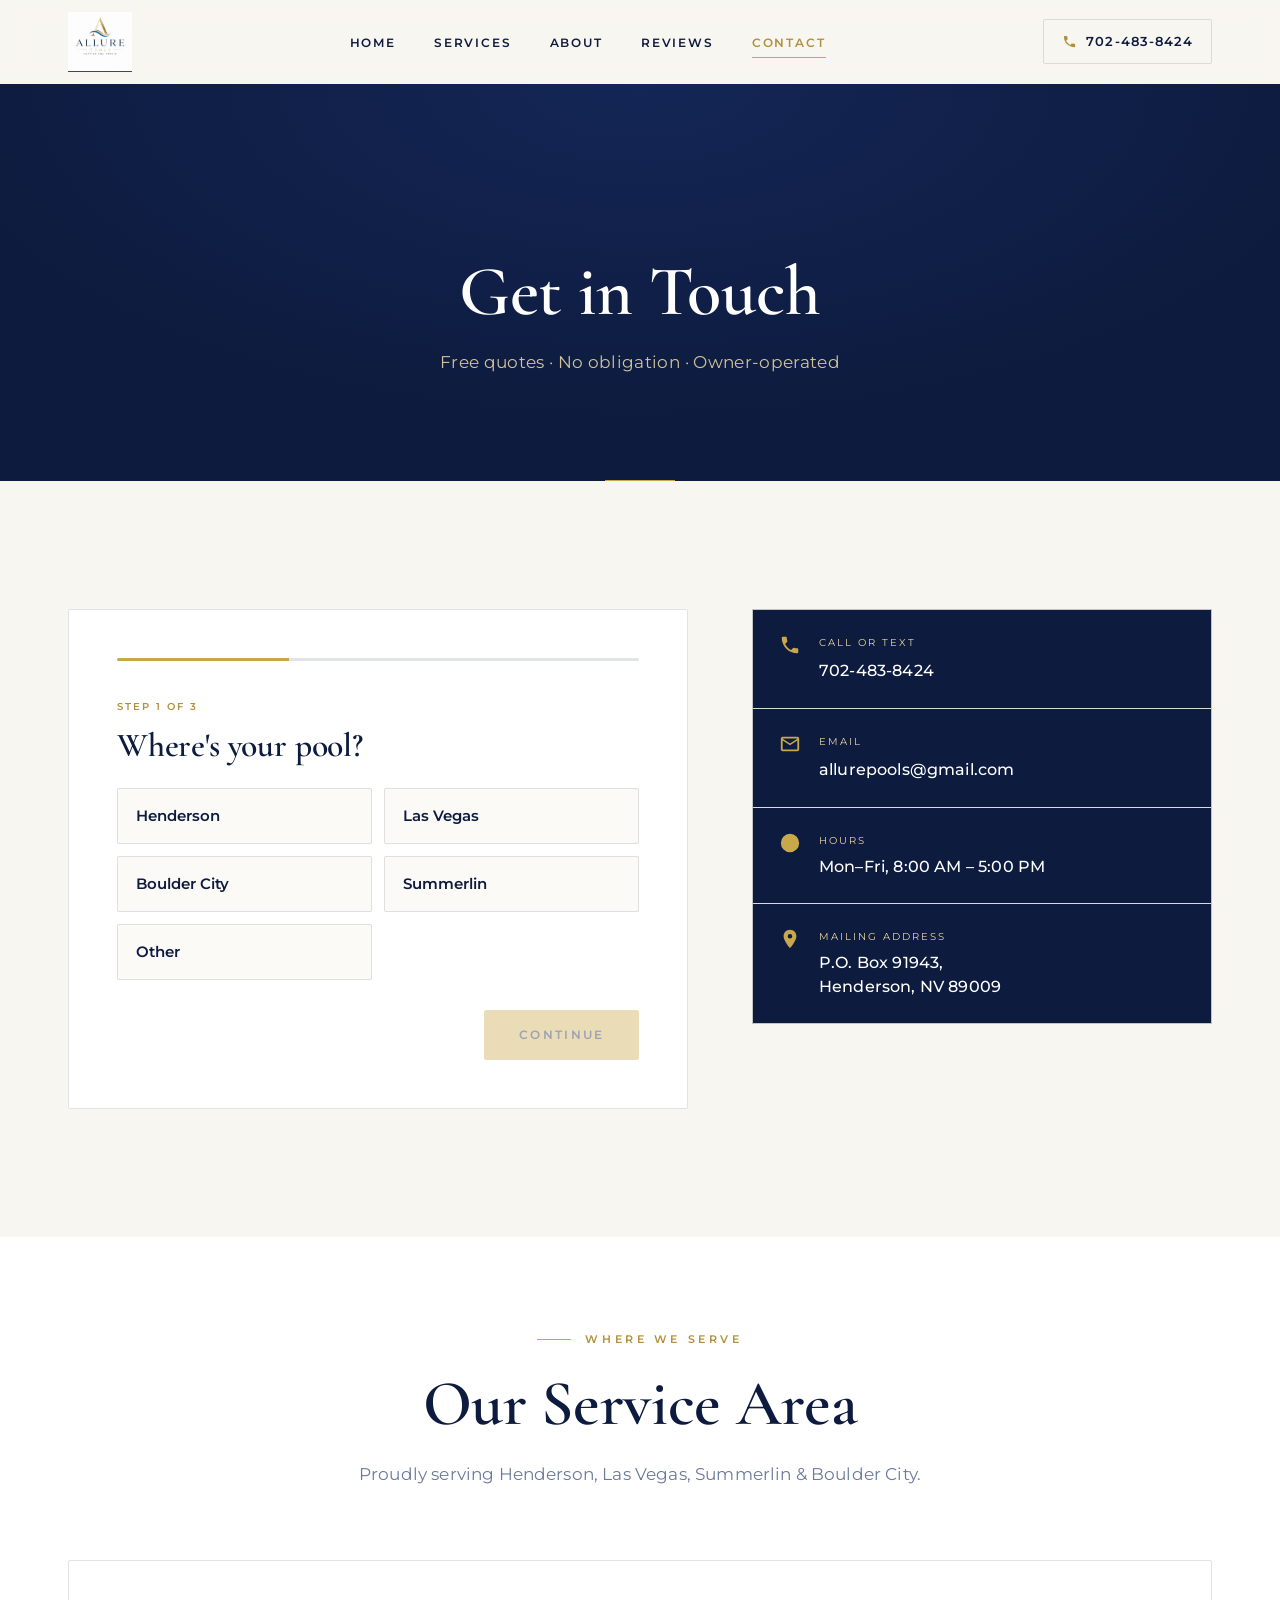
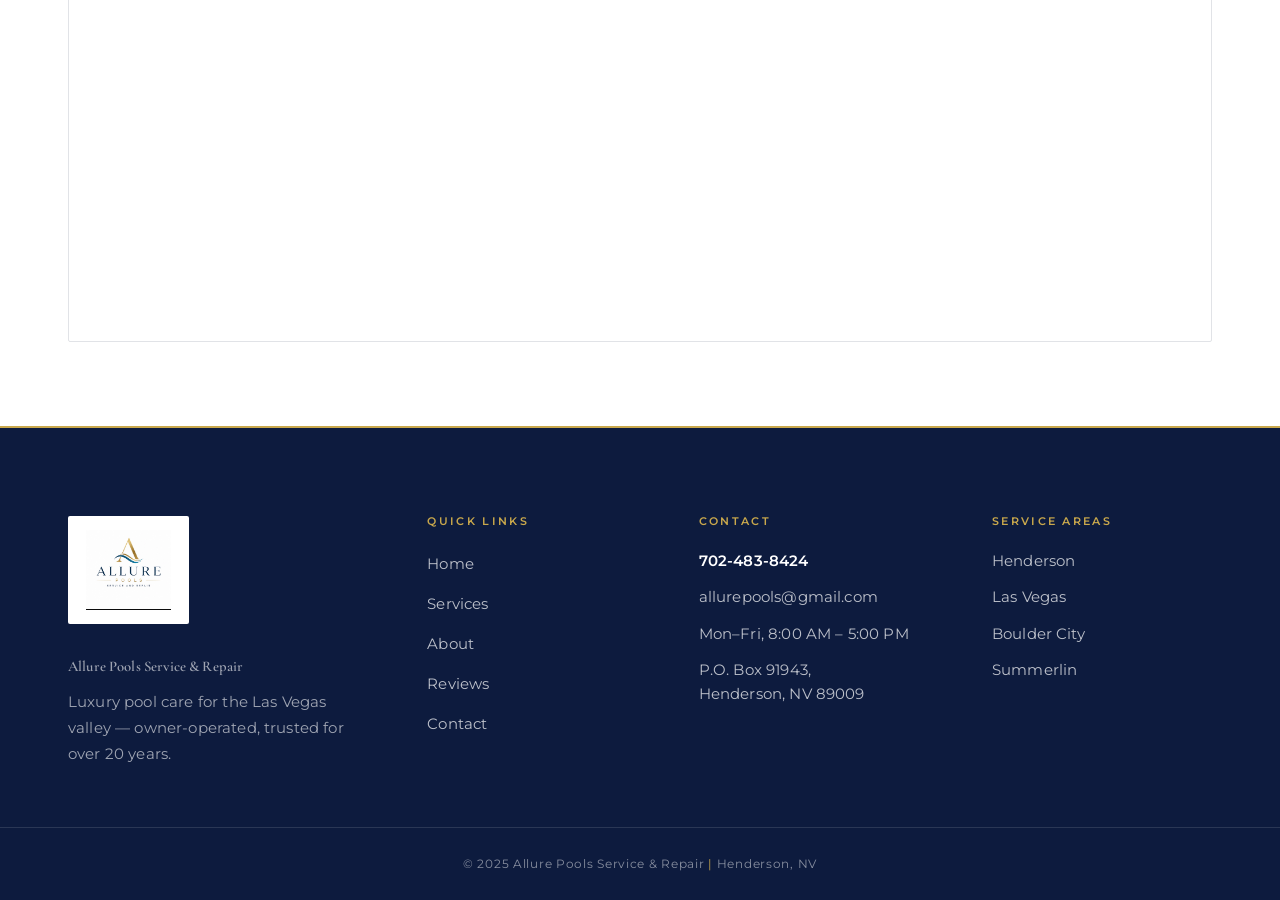
<file: contact.html>
<!DOCTYPE html>
<html lang="en">
<head>
  <meta charset="UTF-8">
  <meta name="viewport" content="width=device-width, initial-scale=1.0">
  <title>Contact & Free Quote | Allure Pools Service & Repair — Henderson & Las Vegas NV</title>
  <meta name="description" content="Request a free pool service quote from Allure Pools. Serving Henderson, Las Vegas, Summerlin & Boulder City. Call Douglas at 702-483-8424 or email allurepools@gmail.com. Mon–Fri 8AM–5PM.">
  <meta name="keywords" content="pool service quote Las Vegas, contact pool service Henderson NV, weekly pool service Boulder City">
  <link rel="canonical" href="https://allurepoolslv.com/contact">

  <meta property="og:type" content="website">
  <meta property="og:title" content="Contact & Free Quote | Allure Pools Service & Repair">
  <meta property="og:description" content="Get a free quote for weekly pool service across the Las Vegas valley. Call Douglas: 702-483-8424.">
  <meta property="og:image" content="https://allurepoolslv.com/assets/work-2.jpg">
  <meta property="og:url" content="https://allurepoolslv.com/contact">
  <meta name="twitter:card" content="summary_large_image">

  <link rel="preconnect" href="https://fonts.googleapis.com">
  <link rel="preconnect" href="https://fonts.gstatic.com" crossorigin>
  <link href="https://fonts.googleapis.com/css2?family=Cormorant+Garamond:ital,wght@0,500;0,600;0,700;1,500;1,600&family=Montserrat:wght@400;500;600;700&display=swap" rel="stylesheet">
  <link rel="stylesheet" href="styles.css">
  <meta name="robots" content="index, follow, max-image-preview:large, max-snippet:-1">
  <meta name="author" content="Allure Pools Service & Repair">
  <meta name="geo.region" content="US-NV">
  <meta name="geo.placename" content="Henderson, Las Vegas, Summerlin, Boulder City">
  <meta name="geo.position" content="36.0395;-114.9817">
  <meta name="ICBM" content="36.0395, -114.9817">
  <meta name="theme-color" content="#0D1B3E">
  <meta property="og:site_name" content="Allure Pools Service & Repair">
  <meta property="og:locale" content="en_US">
  <script type="application/ld+json">
  {
    "@context": "https://schema.org",
    "@type": "LocalBusiness",
    "@id": "https://allurepoolslv.com/#business",
    "name": "Allure Pools Service & Repair",
    "alternateName": "Allure Pools",
    "description": "Luxury weekly pool service, maintenance, filter cleaning, acid wash, calcium wash and replastering across Henderson, Las Vegas, Summerlin and Boulder City. Owner-operated by Douglas Nandi for over 20 years.",
    "url": "https://allurepoolslv.com/",
    "logo": "https://allurepoolslv.com/assets/logo.jpg",
    "image": "https://allurepoolslv.com/assets/work-2.jpg",
    "telephone": "+1-702-483-8424",
    "email": "allurepools@gmail.com",
    "priceRange": "$$",
    "founder": { "@type": "Person", "name": "Douglas Nandi" },
    "address": { "@type": "PostalAddress", "postOfficeBoxNumber": "91943", "addressLocality": "Henderson", "addressRegion": "NV", "postalCode": "89009", "addressCountry": "US" },
    "geo": { "@type": "GeoCoordinates", "latitude": 36.0395, "longitude": -114.9817 },
    "areaServed": [
      { "@type": "City", "name": "Henderson, NV" },
      { "@type": "City", "name": "Las Vegas, NV" },
      { "@type": "City", "name": "Summerlin, NV" },
      { "@type": "City", "name": "Boulder City, NV" }
    ],
    "openingHoursSpecification": [
      { "@type": "OpeningHoursSpecification", "dayOfWeek": ["Monday","Tuesday","Wednesday","Thursday","Friday"], "opens": "08:00", "closes": "17:00" }
    ],
    "knowsAbout": ["Pool maintenance","Pool cleaning","Filter cleaning","Acid wash","Calcium wash","Pool replastering","Pool chemical balancing"],
    "hasOfferCatalog": {
      "@type": "OfferCatalog",
      "name": "Pool Services",
      "itemListElement": [
        { "@type": "Offer", "price": "160", "priceCurrency": "USD", "itemOffered": { "@type": "Service", "name": "Weekly Pool Maintenance" } },
        { "@type": "Offer", "price": "75", "priceCurrency": "USD", "itemOffered": { "@type": "Service", "name": "Filter Cleaning" } },
        { "@type": "Offer", "itemOffered": { "@type": "Service", "name": "Acid Wash" } },
        { "@type": "Offer", "itemOffered": { "@type": "Service", "name": "Pool Replastering" } }
      ]
    },
    "aggregateRating": { "@type": "AggregateRating", "ratingValue": "5.0", "reviewCount": "97", "bestRating": "5" }
  }
  </script>
  <link rel="icon" href="/assets/favicon.png" type="image/png" sizes="48x48">
  <link rel="apple-touch-icon" href="/assets/apple-touch-icon.png">
  <link rel="manifest" href="/site.webmanifest">
</head>
<body>
  <a href="#main" class="skip-link">Skip to content</a>

  <!-- ===================== HEADER ===================== -->
  <header class="site-header">
    <div class="container header-inner">
      <a href="/" class="logo-link" aria-label="Allure Pools home"><img src="assets/logo.jpg" alt="Allure Pools Service & Repair logo" class="logo-img">
      </a>

      <nav class="main-nav" aria-label="Primary">
        <ul>
          <li><a href="/">Home</a></li>
          <li><a href="/services">Services</a></li>
          <li><a href="/about">About</a></li>
          <li><a href="/reviews">Reviews</a></li>
          <li><a href="/contact" class="active">Contact</a></li>
        </ul>
      </nav>

      <div class="header-right">
        <a href="tel:+17024838424" class="header-phone">
          <svg viewBox="0 0 24 24" fill="currentColor" aria-hidden="true"><path d="M6.6 10.8c1.4 2.8 3.8 5.1 6.6 6.6l2.2-2.2c.3-.3.7-.4 1-.2 1.1.4 2.3.6 3.6.6.6 0 1 .4 1 1V20c0 .6-.4 1-1 1C10.6 21 3 13.4 3 4c0-.6.4-1 1-1h3.5c.6 0 1 .4 1 1 0 1.2.2 2.4.6 3.6.1.4 0 .8-.3 1l-2.2 2.2z"/></svg>
          <span class="ph-text">702-483-8424</span>
        </a>
        <button class="nav-toggle" aria-label="Open menu" aria-expanded="false" aria-controls="primary-nav">
          <span></span><span></span><span></span>
        </button>
      </div>
    </div>
  </header>
  <div class="nav-backdrop" aria-hidden="true"></div>

  <main id="main" tabindex="-1">
    <!-- ===================== PAGE HERO ===================== -->
    <section class="page-hero">
      <div class="container">
        <h1>Get in Touch</h1>
        <p>Free quotes · No obligation · Owner-operated</p>
      </div>
    </section>

    <!-- ===================== CONTACT LAYOUT ===================== -->
    <section class="section">
      <div class="container">
        <div class="contact-layout">

          <!-- Interactive multi-step quote wizard -->
          <div class="form-wrap reveal">
            <div class="wizard" id="contact-wizard">
              <div class="wizard__progress"><span class="wizard__bar"></span></div>
              <div class="wizard__steps">

                <div class="wizard__step" data-step="1">
                  <span class="wizard__count">Step 1 of 3</span>
                  <h2>Where's your pool?</h2>
                  <div class="optgrid" data-field="Service Area">
                    <button type="button" class="opt" data-value="Henderson">Henderson</button>
                    <button type="button" class="opt" data-value="Las Vegas">Las Vegas</button>
                    <button type="button" class="opt" data-value="Boulder City">Boulder City</button>
                    <button type="button" class="opt" data-value="Summerlin">Summerlin</button>
                    <button type="button" class="opt" data-value="Other">Other</button>
                  </div>
                  <div class="wizard__nav"><span></span><button type="button" class="btn btn-primary" data-next disabled>Continue</button></div>
                </div>

                <div class="wizard__step" data-step="2">
                  <span class="wizard__count">Step 2 of 3</span>
                  <h2>What do you need?</h2>
                  <div class="optgrid" data-field="Service Requested">
                    <button type="button" class="opt" data-value="Regular Pool Maintenance (from $160/mo)">Weekly Maintenance</button>
                    <button type="button" class="opt" data-value="Filter Cleaning ($75)">Filter Cleaning</button>
                    <button type="button" class="opt" data-value="Acid Wash">Acid Wash</button>
                    <button type="button" class="opt" data-value="Replastering">Replastering</button>
                    <button type="button" class="opt" data-value="Chemical Services">Chemical Services</button>
                    <button type="button" class="opt" data-value="Not sure — need advice">Not sure yet</button>
                  </div>
                  <div class="wizard__nav"><button type="button" class="btn btn-outline" data-prev>Back</button><button type="button" class="btn btn-primary" data-next disabled>Continue</button></div>
                </div>

                <form id="contact-form" class="wizard__step" data-step="3" action="https://allure-pools-api.vercel.app/api/contact" method="POST" novalidate>
                  <span class="wizard__count">Step 3 of 3</span>
                  <h2>Where can Douglas reach you?</h2>
                  <input type="checkbox" name="botcheck" style="display:none !important" tabindex="-1" autocomplete="off" aria-hidden="true">
                  <input type="hidden" name="Service Area">
                  <input type="hidden" name="Service Requested">
                  <div class="form-row">
                    <div class="field"><label for="name">Name</label><input type="text" id="name" name="Name" autocomplete="name" required></div>
                    <div class="field"><label for="phone">Phone</label><input type="tel" id="phone" name="Phone" autocomplete="tel" required></div>
                  </div>
                  <div class="field"><label for="email">Email</label><input type="email" id="email" name="Email" autocomplete="email" required></div>
                  <div class="field"><label for="message">Anything else? <span style="font-weight:400;text-transform:none;letter-spacing:0;color:var(--text-muted);">(optional)</span></label><textarea id="message" name="Message" placeholder="Tell us a little about your pool…"></textarea></div>
                  <div class="wizard__nav"><button type="button" class="btn btn-outline" data-prev>Back</button><button type="submit" class="btn btn-primary">Send Request</button></div>
                  <p id="form-status" class="form-note" role="status" aria-live="polite"></p>
                </form>

              </div>
            </div>
          </div>

          <!-- Info cards -->
          <div class="info-stack reveal">
            <div class="info-card">
              <div class="info-icon"><svg viewBox="0 0 24 24" fill="currentColor"><path d="M6.6 10.8c1.4 2.8 3.8 5.1 6.6 6.6l2.2-2.2c.3-.3.7-.4 1-.2 1.1.4 2.3.6 3.6.6.6 0 1 .4 1 1V20c0 .6-.4 1-1 1C10.6 21 3 13.4 3 4c0-.6.4-1 1-1h3.5c.6 0 1 .4 1 1 0 1.2.2 2.4.6 3.6.1.4 0 .8-.3 1l-2.2 2.2z"/></svg></div>
              <div>
                <div class="info-label">Call or Text</div>
                <a href="tel:+17024838424" class="info-value">702-483-8424</a>
              </div>
            </div>
            <div class="info-card">
              <div class="info-icon"><svg viewBox="0 0 24 24" fill="currentColor"><path d="M4 4h16a2 2 0 012 2v12a2 2 0 01-2 2H4a2 2 0 01-2-2V6a2 2 0 012-2zm0 2v.4l8 5 8-5V6H4zm16 2.3l-8 5-8-5V18h16V8.3z"/></svg></div>
              <div>
                <div class="info-label">Email</div>
                <a href="mailto:allurepools@gmail.com" class="info-value">allurepools@gmail.com</a>
              </div>
            </div>
            <div class="info-card">
              <div class="info-icon"><svg viewBox="0 0 24 24" fill="currentColor"><path d="M12 2a10 10 0 100 20 10 10 0 000-20zm1 10V6h-2v8h6v-2h-4z"/></svg></div>
              <div>
                <div class="info-label">Hours</div>
                <div class="info-value">Mon–Fri, 8:00 AM – 5:00 PM</div>
              </div>
            </div>
            <div class="info-card">
              <div class="info-icon"><svg viewBox="0 0 24 24" fill="currentColor"><path d="M12 2C8.1 2 5 5.1 5 9c0 5.2 7 13 7 13s7-7.8 7-13c0-3.9-3.1-7-7-7zm0 9.5A2.5 2.5 0 1112 6.5a2.5 2.5 0 010 5z"/></svg></div>
              <div>
                <div class="info-label">Mailing Address</div>
                <div class="info-value">P.O. Box 91943,<br>Henderson, NV 89009</div>
              </div>
            </div>
          </div>
        </div>
      </div>
    </section>

    <!-- ===================== SERVICE AREA MAP ===================== -->
    <section class="section section--tight section--alt">
      <div class="container">
        <div class="section-head reveal">
          <span class="eyebrow">Where We Serve</span>
          <h2 class="section-title">Our Service Area</h2>
          <p class="section-sub">Proudly serving Henderson, Las Vegas, Summerlin &amp; Boulder City.</p>
        </div>
        <div class="map-wrap reveal">
          <iframe
            title="Allure Pools service area map — Henderson, Las Vegas, Boulder City"
            src="https://maps.google.com/maps?q=36.0395,-114.9817&z=10&output=embed"
            loading="lazy"
            referrerpolicy="no-referrer-when-downgrade"></iframe>
        </div>
      </div>
    </section>
  </main>

  <!-- ===================== FOOTER ===================== -->
  <footer class="site-footer">
    <div class="container">
      <div class="footer-grid">
        <div class="footer-brand"><span class="logo-badge"><img src="assets/logo.jpg" alt="Allure Pools Service & Repair logo"></span>
          <p class="footer-name">Allure Pools Service &amp; Repair</p>
          <p>Luxury pool care for the Las Vegas valley — owner-operated, trusted for over 20 years.</p>
        </div>
        <div class="footer-col">
          <h4>Quick Links</h4>
          <ul>
            <li><a href="/">Home</a></li>
            <li><a href="/services">Services</a></li>
            <li><a href="/about">About</a></li>
            <li><a href="/reviews">Reviews</a></li>
            <li><a href="/contact">Contact</a></li>
          </ul>
        </div>
        <div class="footer-col">
          <h4>Contact</h4>
          <ul>
            <li class="fitem"><a href="tel:+17024838424"><strong>702-483-8424</strong></a></li>
            <li class="fitem"><a href="mailto:allurepools@gmail.com">allurepools@gmail.com</a></li>
            <li class="fitem">Mon–Fri, 8:00 AM – 5:00 PM</li>
            <li class="fitem">P.O. Box 91943,<br>Henderson, NV 89009</li>
          </ul>
        </div>
        <div class="footer-col">
          <h4>Service Areas</h4>
          <ul>
            <li class="fitem">Henderson</li>
            <li class="fitem">Las Vegas</li>
            <li class="fitem">Boulder City</li>
            <li class="fitem">Summerlin</li>
          </ul>
        </div>
      </div>
    </div>
    <div class="footer-bottom">
      <div class="container">
        © 2025 Allure Pools Service &amp; Repair <span class="gold">|</span> Henderson, NV
      </div>
    </div>
  </footer>

  <script src="main.js"></script>
  <!-- ===================== MOBILE CTA BAR ===================== -->
  <div class="mobile-bar" role="navigation" aria-label="Quick contact">
    <a href="tel:+17024838424" class="mobile-bar__btn mobile-bar__call"><svg viewBox="0 0 24 24" fill="currentColor" aria-hidden="true"><path d="M6.6 10.8c1.4 2.8 3.8 5.1 6.6 6.6l2.2-2.2c.3-.3.7-.4 1-.2 1.1.4 2.3.6 3.6.6.6 0 1 .4 1 1V20c0 .6-.4 1-1 1C10.6 21 3 13.4 3 4c0-.6.4-1 1-1h3.5c.6 0 1 .4 1 1 0 1.2.2 2.4.6 3.6.1.4 0 .8-.3 1l-2.2 2.2z"/></svg> Call Douglas</a>
    <a href="#contact-wizard" class="mobile-bar__btn mobile-bar__quote">Free Quote</a>
  </div></body>
</html>
</file>
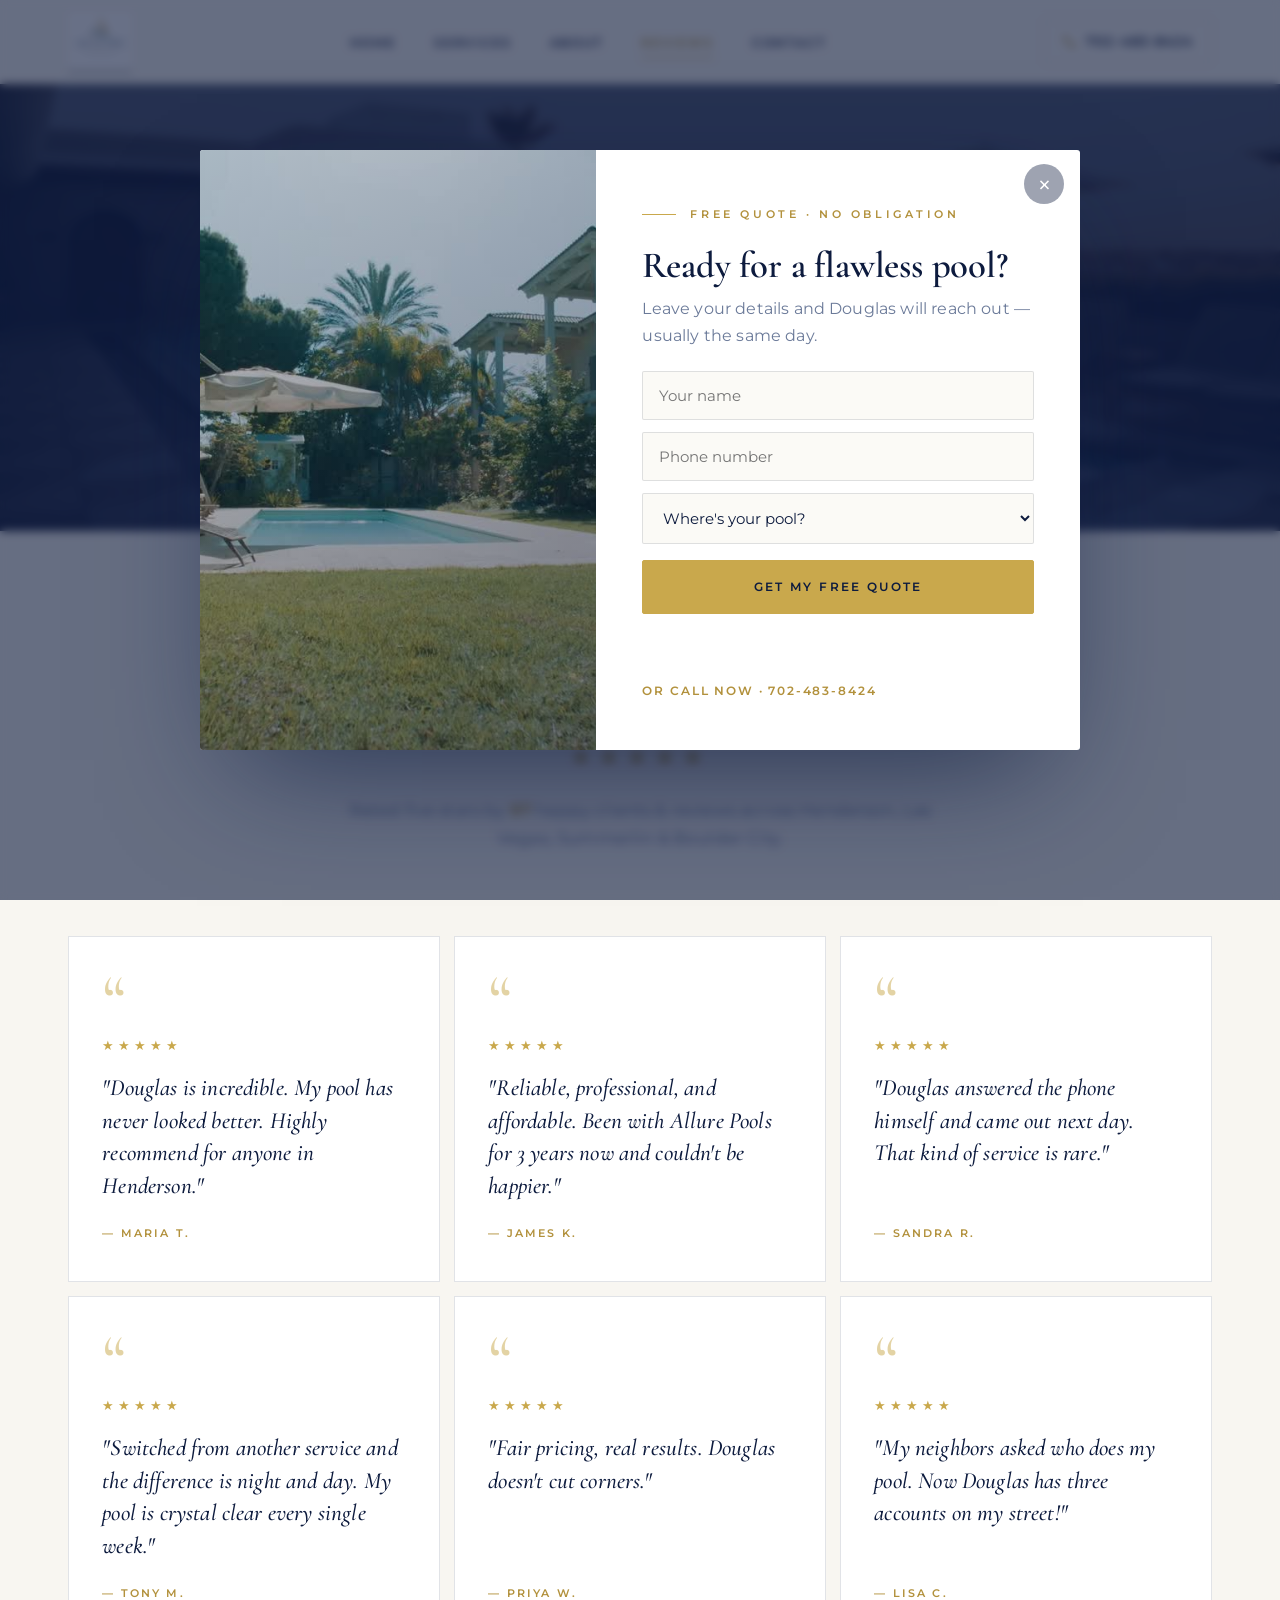
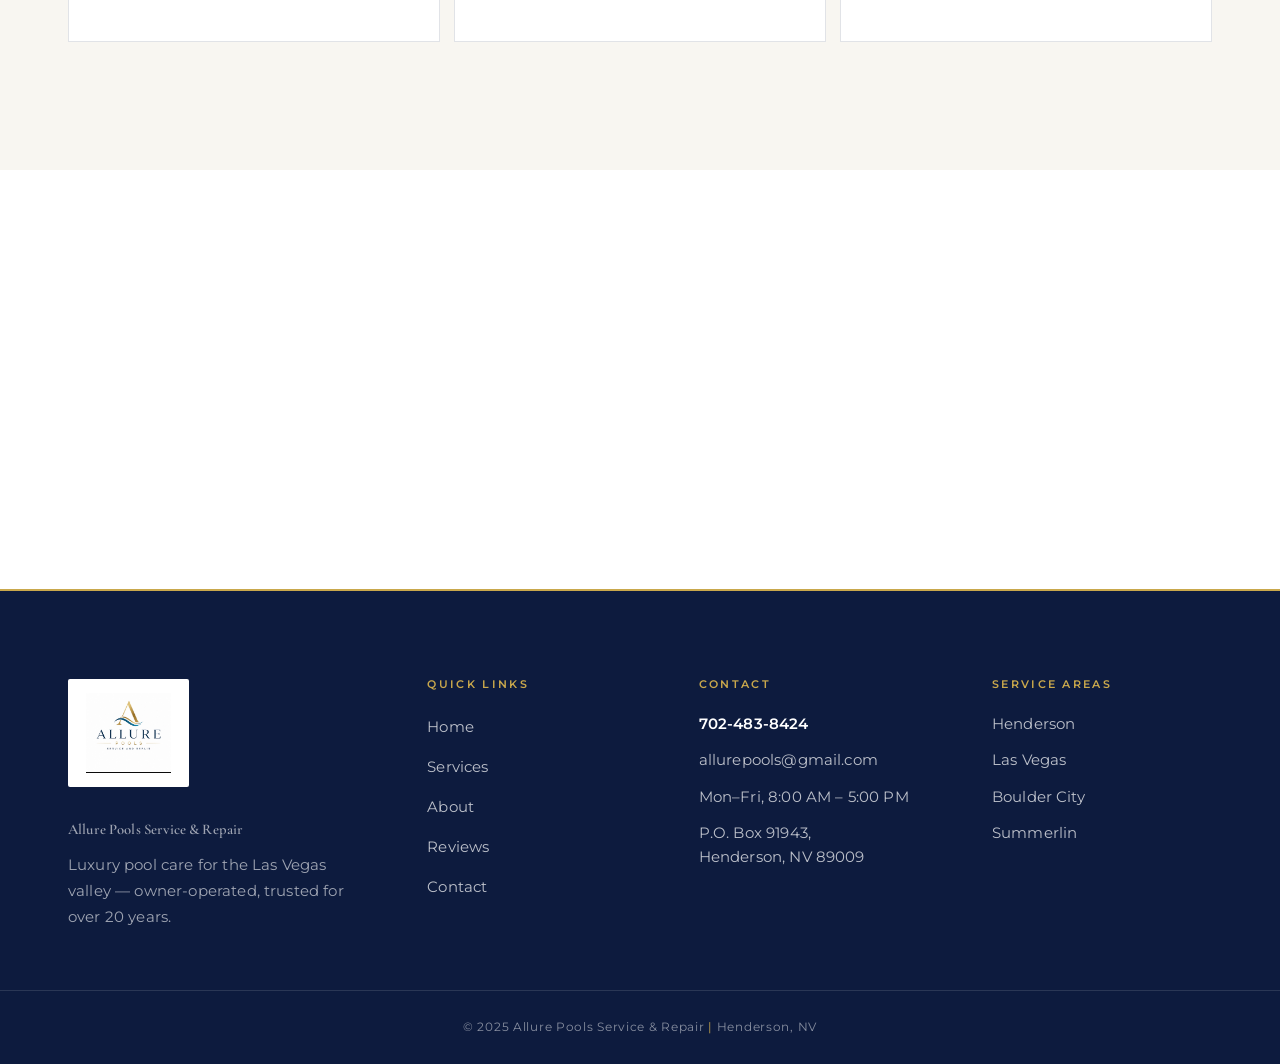
<file: reviews.html>
<!DOCTYPE html>
<html lang="en">
<head>
  <meta charset="UTF-8">
  <meta name="viewport" content="width=device-width, initial-scale=1.0">
  <title>Customer Reviews | Allure Pools Service & Repair — Henderson & Las Vegas NV</title>
  <meta name="description" content="Read why Henderson, Las Vegas, Summerlin & Boulder City homeowners trust Allure Pools for weekly pool service. Five-star, owner-operated care from Douglas Nandi. Call 702-483-8424.">
  <meta name="keywords" content="Allure Pools reviews, pool service reviews Henderson NV, best pool service Las Vegas">
  <link rel="canonical" href="https://allurepoolslv.com/reviews">

  <meta property="og:type" content="website">
  <meta property="og:title" content="Customer Reviews | Allure Pools Service & Repair">
  <meta property="og:description" content="Five-star reviews from Las Vegas valley homeowners. See why they trust Douglas and Allure Pools.">
  <meta property="og:image" content="https://allurepoolslv.com/assets/work-2.jpg">
  <meta property="og:url" content="https://allurepoolslv.com/reviews">
  <meta name="twitter:card" content="summary_large_image">

  <link rel="preconnect" href="https://fonts.googleapis.com">
  <link rel="preconnect" href="https://fonts.gstatic.com" crossorigin>
  <link href="https://fonts.googleapis.com/css2?family=Cormorant+Garamond:ital,wght@0,500;0,600;0,700;1,500;1,600&family=Montserrat:wght@400;500;600;700&display=swap" rel="stylesheet">
  <link rel="stylesheet" href="styles.css">
  <meta name="robots" content="index, follow, max-image-preview:large, max-snippet:-1">
  <meta name="author" content="Allure Pools Service & Repair">
  <meta name="geo.region" content="US-NV">
  <meta name="geo.placename" content="Henderson, Las Vegas, Summerlin, Boulder City">
  <meta name="geo.position" content="36.0395;-114.9817">
  <meta name="ICBM" content="36.0395, -114.9817">
  <meta name="theme-color" content="#0D1B3E">
  <meta property="og:site_name" content="Allure Pools Service & Repair">
  <meta property="og:locale" content="en_US">
  <script type="application/ld+json">
  {
    "@context": "https://schema.org",
    "@type": "LocalBusiness",
    "@id": "https://allurepoolslv.com/#business",
    "name": "Allure Pools Service & Repair",
    "alternateName": "Allure Pools",
    "description": "Luxury weekly pool service, maintenance, filter cleaning, acid wash, calcium wash and replastering across Henderson, Las Vegas, Summerlin and Boulder City. Owner-operated by Douglas Nandi for over 20 years.",
    "url": "https://allurepoolslv.com/",
    "logo": "https://allurepoolslv.com/assets/logo.jpg",
    "image": "https://allurepoolslv.com/assets/work-2.jpg",
    "telephone": "+1-702-483-8424",
    "email": "allurepools@gmail.com",
    "priceRange": "$$",
    "founder": { "@type": "Person", "name": "Douglas Nandi" },
    "address": { "@type": "PostalAddress", "postOfficeBoxNumber": "91943", "addressLocality": "Henderson", "addressRegion": "NV", "postalCode": "89009", "addressCountry": "US" },
    "geo": { "@type": "GeoCoordinates", "latitude": 36.0395, "longitude": -114.9817 },
    "areaServed": [
      { "@type": "City", "name": "Henderson, NV" },
      { "@type": "City", "name": "Las Vegas, NV" },
      { "@type": "City", "name": "Summerlin, NV" },
      { "@type": "City", "name": "Boulder City, NV" }
    ],
    "openingHoursSpecification": [
      { "@type": "OpeningHoursSpecification", "dayOfWeek": ["Monday","Tuesday","Wednesday","Thursday","Friday"], "opens": "08:00", "closes": "17:00" }
    ],
    "knowsAbout": ["Pool maintenance","Pool cleaning","Filter cleaning","Acid wash","Calcium wash","Pool replastering","Pool chemical balancing"],
    "hasOfferCatalog": {
      "@type": "OfferCatalog",
      "name": "Pool Services",
      "itemListElement": [
        { "@type": "Offer", "price": "160", "priceCurrency": "USD", "itemOffered": { "@type": "Service", "name": "Weekly Pool Maintenance" } },
        { "@type": "Offer", "price": "75", "priceCurrency": "USD", "itemOffered": { "@type": "Service", "name": "Filter Cleaning" } },
        { "@type": "Offer", "itemOffered": { "@type": "Service", "name": "Acid Wash" } },
        { "@type": "Offer", "itemOffered": { "@type": "Service", "name": "Pool Replastering" } }
      ]
    },
    "aggregateRating": { "@type": "AggregateRating", "ratingValue": "5.0", "reviewCount": "97", "bestRating": "5" }
  }
  </script>
  <link rel="icon" href="/assets/favicon.png" type="image/png" sizes="48x48">
  <link rel="apple-touch-icon" href="/assets/apple-touch-icon.png">
  <link rel="manifest" href="/site.webmanifest">
</head>
<body>
  <a href="#main" class="skip-link">Skip to content</a>

  <!-- ===================== HEADER ===================== -->
  <header class="site-header">
    <div class="container header-inner">
      <a href="/" class="logo-link" aria-label="Allure Pools home"><img src="assets/logo.jpg" alt="Allure Pools Service & Repair logo" class="logo-img">
      </a>

      <nav class="main-nav" aria-label="Primary">
        <ul>
          <li><a href="/">Home</a></li>
          <li><a href="/services">Services</a></li>
          <li><a href="/about">About</a></li>
          <li><a href="/reviews" class="active">Reviews</a></li>
          <li><a href="/contact">Contact</a></li>
        </ul>
      </nav>

      <div class="header-right">
        <a href="tel:+17024838424" class="header-phone">
          <svg viewBox="0 0 24 24" fill="currentColor" aria-hidden="true"><path d="M6.6 10.8c1.4 2.8 3.8 5.1 6.6 6.6l2.2-2.2c.3-.3.7-.4 1-.2 1.1.4 2.3.6 3.6.6.6 0 1 .4 1 1V20c0 .6-.4 1-1 1C10.6 21 3 13.4 3 4c0-.6.4-1 1-1h3.5c.6 0 1 .4 1 1 0 1.2.2 2.4.6 3.6.1.4 0 .8-.3 1l-2.2 2.2z"/></svg>
          <span class="ph-text">702-483-8424</span>
        </a>
        <button class="nav-toggle" aria-label="Open menu" aria-expanded="false" aria-controls="primary-nav">
          <span></span><span></span><span></span>
        </button>
      </div>
    </div>
  </header>
  <div class="nav-backdrop" aria-hidden="true"></div>

  <main id="main" tabindex="-1">
    <!-- ===================== PAGE HERO ===================== -->
    <section class="page-hero page-hero--photo" style="background-image:url('assets/work-4.jpg')">
      <div class="container">
        <span class="eyebrow">Trusted Locally</span>
        <h1>Customer <em>Reviews</em></h1>
        <p>Trusted across the Las Vegas valley.</p>
      </div>
    </section>

    <!-- ===================== RATING HEADER ===================== -->
    <section class="section section--tight" style="text-align:center;">
      <div class="container">
        <div class="rating-hero reveal">
          <div class="rating-hero__score"><span data-count="5" data-suffix=".0">5.0</span></div>
          <div class="stars" aria-label="5 out of 5 stars">★★★★★</div>
          <p class="rating-hero__sub">Rated five stars by <strong data-count="97">97</strong> happy clients &amp; reviews across Henderson, Las Vegas, Summerlin &amp; Boulder City.</p>
        </div>
      </div>
    </section>

    <!-- ===================== REVIEW GRID ===================== -->
    <section class="section" style="padding-top:0;">
      <div class="container">
        <div class="grid grid-3" data-stagger>
          <article class="review-card reveal">
            <div class="stars" aria-label="5 out of 5 stars">★★★★★</div>
            <p class="review-text">"Douglas is incredible. My pool has never looked better. Highly recommend for anyone in Henderson."</p>
            <div class="review-author">— Maria T.</div>
          </article>
          <article class="review-card reveal">
            <div class="stars" aria-label="5 out of 5 stars">★★★★★</div>
            <p class="review-text">"Reliable, professional, and affordable. Been with Allure Pools for 3 years now and couldn't be happier."</p>
            <div class="review-author">— James K.</div>
          </article>
          <article class="review-card reveal">
            <div class="stars" aria-label="5 out of 5 stars">★★★★★</div>
            <p class="review-text">"Douglas answered the phone himself and came out next day. That kind of service is rare."</p>
            <div class="review-author">— Sandra R.</div>
          </article>
          <article class="review-card reveal">
            <div class="stars" aria-label="5 out of 5 stars">★★★★★</div>
            <p class="review-text">"Switched from another service and the difference is night and day. My pool is crystal clear every single week."</p>
            <div class="review-author">— Tony M.</div>
          </article>
          <article class="review-card reveal">
            <div class="stars" aria-label="5 out of 5 stars">★★★★★</div>
            <p class="review-text">"Fair pricing, real results. Douglas doesn't cut corners."</p>
            <div class="review-author">— Priya W.</div>
          </article>
          <article class="review-card reveal">
            <div class="stars" aria-label="5 out of 5 stars">★★★★★</div>
            <p class="review-text">"My neighbors asked who does my pool. Now Douglas has three accounts on my street!"</p>
            <div class="review-author">— Lisa C.</div>
          </article>
        </div>
      </div>
    </section>

    <!-- ===================== GOOGLE REVIEW CTA ===================== -->
    <section class="section section--tight section--alt">
      <div class="container" style="text-align:center;">
        <div class="reveal" style="max-width:640px;margin:0 auto;">
          <span class="eyebrow" style="color:var(--gold);font-weight:600;letter-spacing:3px;text-transform:uppercase;font-size:0.78rem;">Share Your Experience</span>
          <h2 class="section-title" style="margin:10px 0 18px;">Loved Working With Us?</h2>
          <a href="https://www.google.com/search?q=Allure+Pools+Service+Repair+Henderson+NV" target="_blank" rel="noopener noreferrer" class="btn btn-primary btn-lg">Leave Us a Review on Google</a>
          <p style="margin-top:18px;color:var(--text-muted);">Your review helps other Las Vegas families find quality pool service.</p>
        </div>
      </div>
    </section>
  </main>

  <!-- ===================== FOOTER ===================== -->
  <footer class="site-footer">
    <div class="container">
      <div class="footer-grid">
        <div class="footer-brand"><span class="logo-badge"><img src="assets/logo.jpg" alt="Allure Pools Service & Repair logo"></span>
          <p class="footer-name">Allure Pools Service &amp; Repair</p>
          <p>Luxury pool care for the Las Vegas valley — owner-operated, trusted for over 20 years.</p>
        </div>
        <div class="footer-col">
          <h4>Quick Links</h4>
          <ul>
            <li><a href="/">Home</a></li>
            <li><a href="/services">Services</a></li>
            <li><a href="/about">About</a></li>
            <li><a href="/reviews">Reviews</a></li>
            <li><a href="/contact">Contact</a></li>
          </ul>
        </div>
        <div class="footer-col">
          <h4>Contact</h4>
          <ul>
            <li class="fitem"><a href="tel:+17024838424"><strong>702-483-8424</strong></a></li>
            <li class="fitem"><a href="mailto:allurepools@gmail.com">allurepools@gmail.com</a></li>
            <li class="fitem">Mon–Fri, 8:00 AM – 5:00 PM</li>
            <li class="fitem">P.O. Box 91943,<br>Henderson, NV 89009</li>
          </ul>
        </div>
        <div class="footer-col">
          <h4>Service Areas</h4>
          <ul>
            <li class="fitem">Henderson</li>
            <li class="fitem">Las Vegas</li>
            <li class="fitem">Boulder City</li>
            <li class="fitem">Summerlin</li>
          </ul>
        </div>
      </div>
    </div>
    <div class="footer-bottom">
      <div class="container">
        © 2025 Allure Pools Service &amp; Repair <span class="gold">|</span> Henderson, NV
      </div>
    </div>
  </footer>

  <script src="main.js"></script>
  <!-- ===================== QUOTE POP-UP ===================== -->
  <div class="quote-modal" id="quote-modal" aria-hidden="true" role="dialog" aria-modal="true" aria-label="Request a free pool service quote">
    <div class="quote-modal__backdrop" data-close></div>
    <div class="quote-modal__card">
      <button class="quote-modal__close" data-close aria-label="Close">&times;</button>
      <div class="quote-modal__media" aria-hidden="true"></div>
      <div class="quote-modal__body">
        <span class="eyebrow">Free Quote · No Obligation</span>
        <h3>Ready for a flawless pool?</h3>
        <p>Leave your details and Douglas will reach out — usually the same day.</p>
        <form id="quote-modal-form" class="quote-modal__form" novalidate>
          <input type="checkbox" name="botcheck" tabindex="-1" autocomplete="off" aria-hidden="true" style="display:none">
          <input type="text" name="Name" placeholder="Your name" autocomplete="name" required>
          <input type="tel" name="Phone" placeholder="Phone number" autocomplete="tel" required>
          <select name="Service Area" required>
            <option value="" selected disabled>Where's your pool?</option>
            <option>Henderson</option><option>Las Vegas</option><option>Boulder City</option><option>Summerlin</option><option>Other</option>
          </select>
          <button type="submit" class="btn btn-primary btn-lg">Get My Free Quote</button>
          <p class="form-note" id="quote-modal-status" role="status" aria-live="polite"></p>
        </form>
        <a href="tel:+17024838424" class="quote-modal__call">Or call now · 702-483-8424</a>
      </div>
    </div>
  </div>
  <!-- ===================== MOBILE CTA BAR ===================== -->
  <div class="mobile-bar" role="navigation" aria-label="Quick contact">
    <a href="tel:+17024838424" class="mobile-bar__btn mobile-bar__call"><svg viewBox="0 0 24 24" fill="currentColor" aria-hidden="true"><path d="M6.6 10.8c1.4 2.8 3.8 5.1 6.6 6.6l2.2-2.2c.3-.3.7-.4 1-.2 1.1.4 2.3.6 3.6.6.6 0 1 .4 1 1V20c0 .6-.4 1-1 1C10.6 21 3 13.4 3 4c0-.6.4-1 1-1h3.5c.6 0 1 .4 1 1 0 1.2.2 2.4.6 3.6.1.4 0 .8-.3 1l-2.2 2.2z"/></svg> Call Douglas</a>
    <a href="/contact" class="mobile-bar__btn mobile-bar__quote">Free Quote</a>
  </div></body>
</html>
</file>
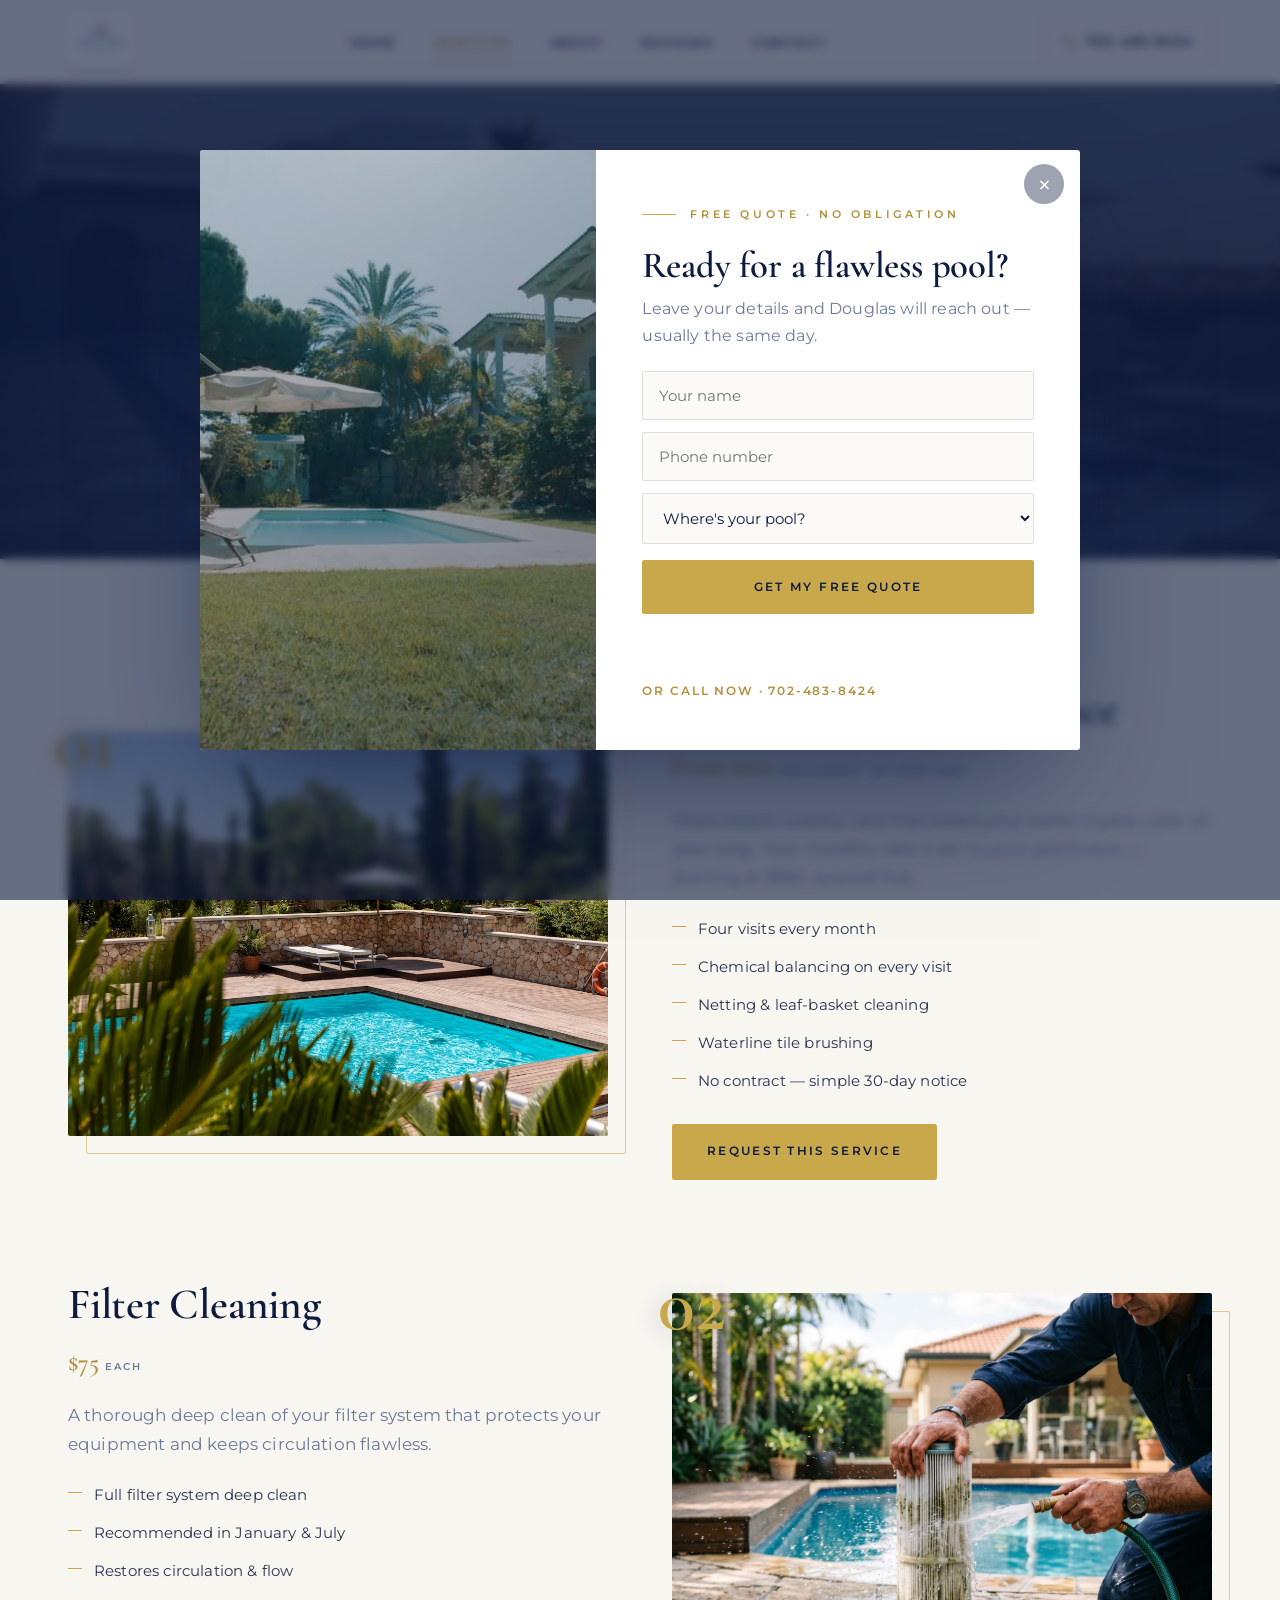
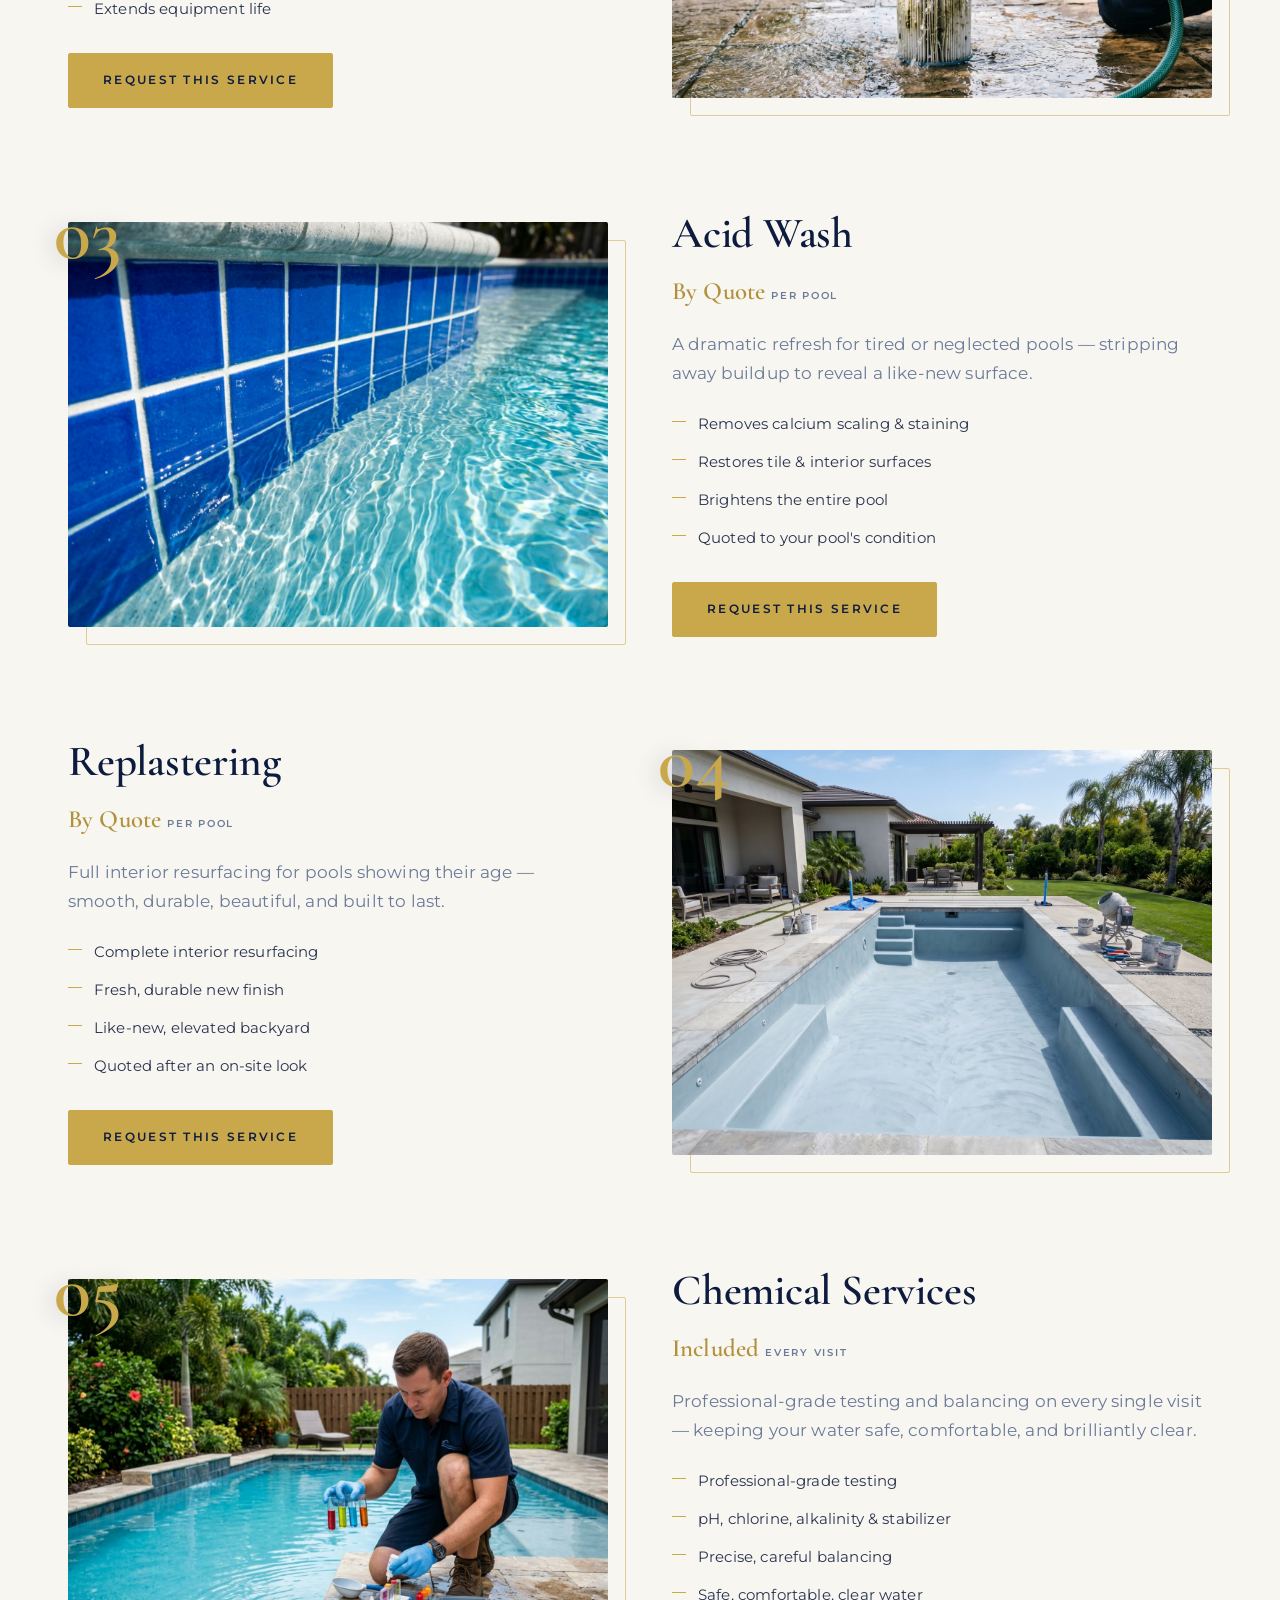
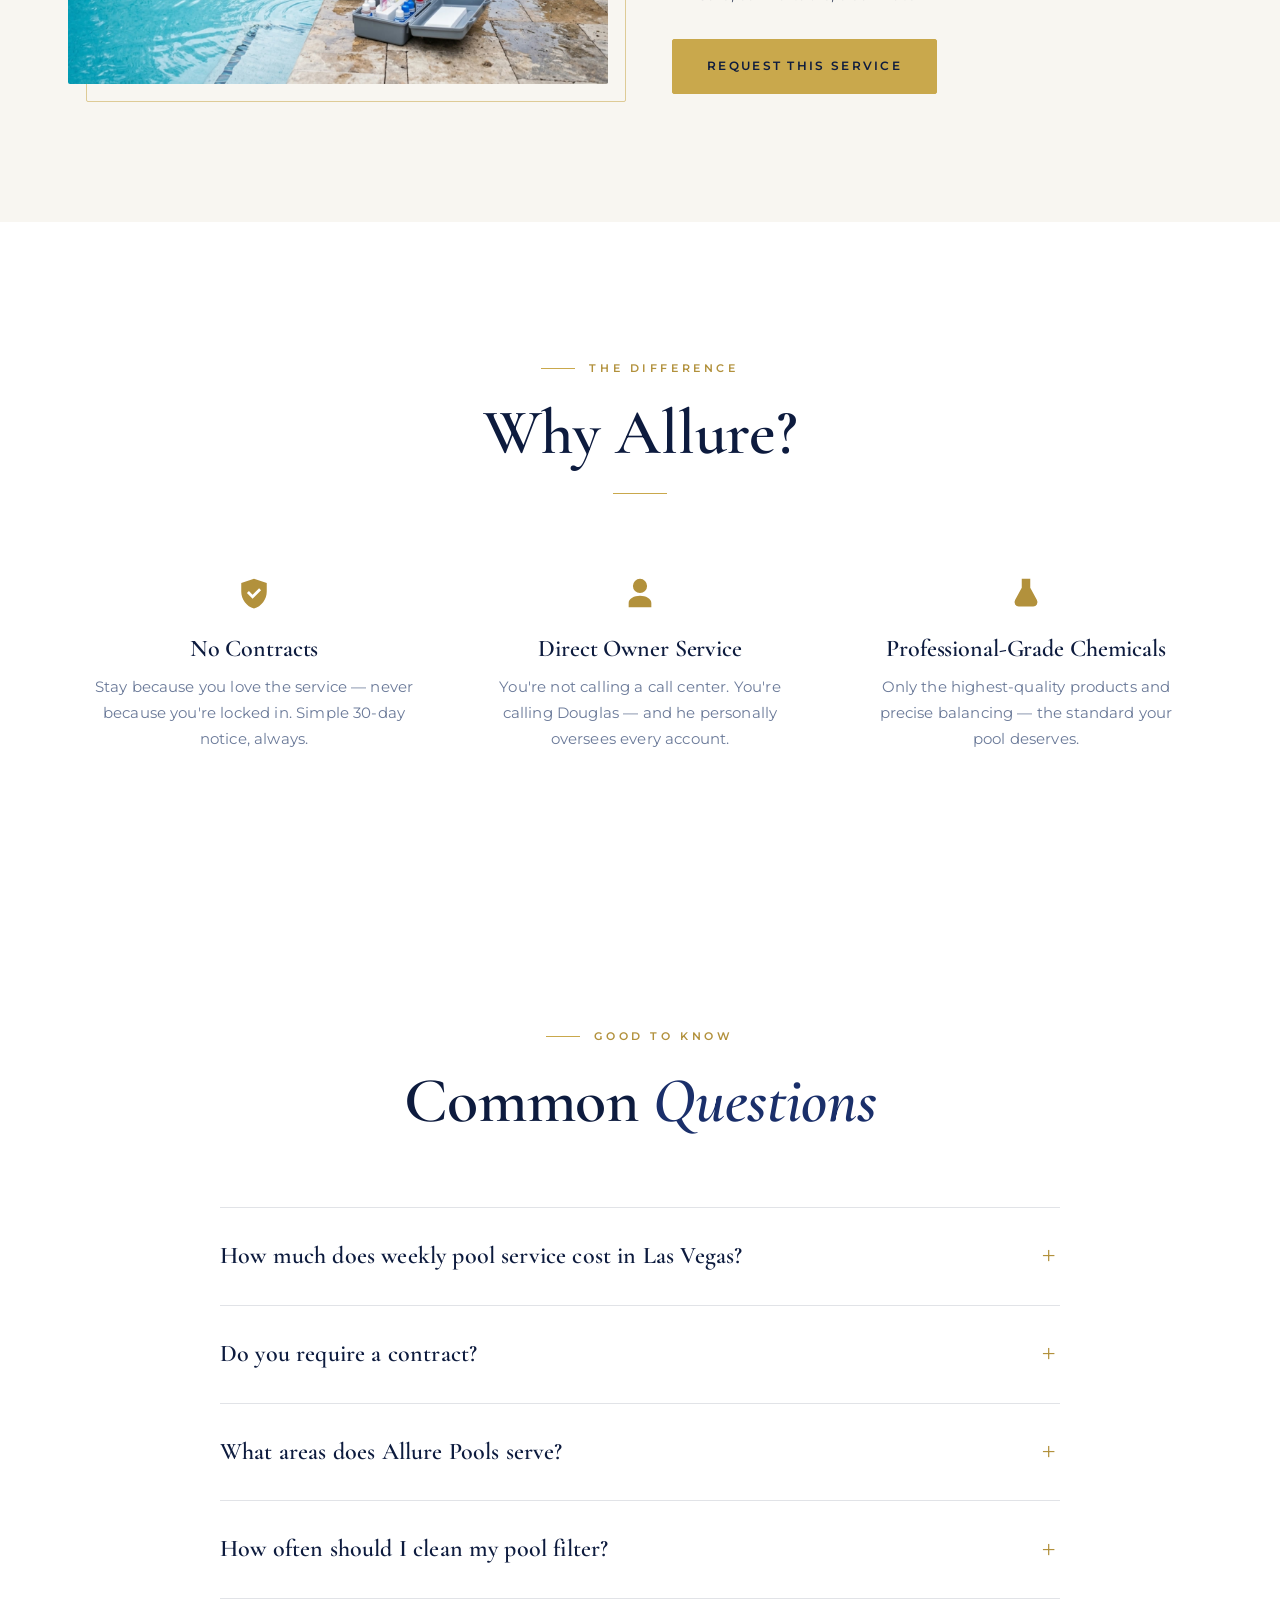
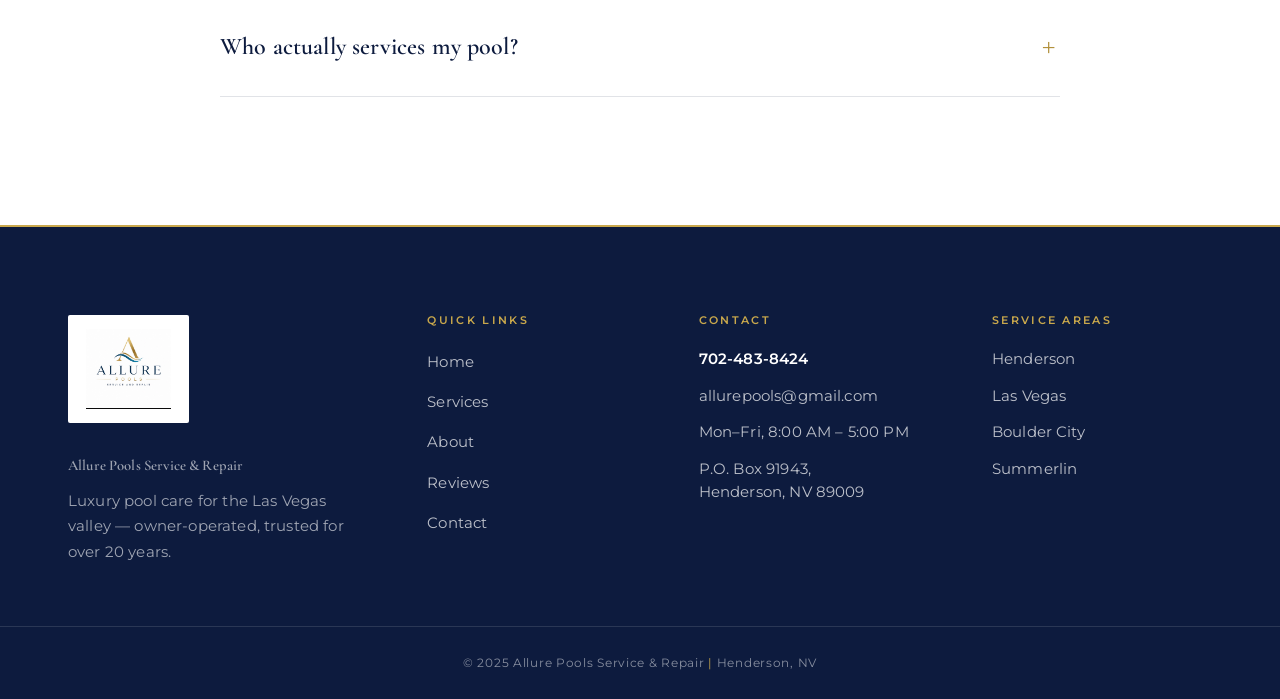
<file: services.html>
<!DOCTYPE html>
<html lang="en">
<head>
  <meta charset="UTF-8">
  <meta name="viewport" content="width=device-width, initial-scale=1.0">
  <title>Pool Services & Pricing | Maintenance, Acid Wash & Replastering — Allure Pools Las Vegas</title>
  <meta name="description" content="Weekly pool maintenance ($160/mo), filter cleaning ($75), acid & calcium wash, replastering and chemical services in Henderson, Las Vegas, Summerlin & Boulder City. No contracts. Call 702-483-8424.">
  <meta name="keywords" content="pool maintenance Las Vegas, weekly pool service Las Vegas, filter cleaning Henderson, acid wash pool Las Vegas, pool replastering Henderson, pool chemical service">
  <link rel="canonical" href="https://allurepoolslv.com/services">

  <meta property="og:type" content="website">
  <meta property="og:title" content="Pool Services & Pricing | Allure Pools Service & Repair">
  <meta property="og:description" content="Weekly maintenance, filter cleaning, acid wash & replastering across the Las Vegas valley. No long-term contracts. Call Douglas: 702-483-8424.">
  <meta property="og:image" content="https://allurepoolslv.com/assets/work-2.jpg">
  <meta property="og:url" content="https://allurepoolslv.com/services">
  <meta name="twitter:card" content="summary_large_image">

  <link rel="preconnect" href="https://fonts.googleapis.com">
  <link rel="preconnect" href="https://fonts.gstatic.com" crossorigin>
  <link href="https://fonts.googleapis.com/css2?family=Cormorant+Garamond:ital,wght@0,500;0,600;0,700;1,500;1,600&family=Montserrat:wght@400;500;600;700&display=swap" rel="stylesheet">
  <link rel="stylesheet" href="styles.css">
  <meta name="robots" content="index, follow, max-image-preview:large, max-snippet:-1">
  <meta name="author" content="Allure Pools Service & Repair">
  <meta name="geo.region" content="US-NV">
  <meta name="geo.placename" content="Henderson, Las Vegas, Summerlin, Boulder City">
  <meta name="geo.position" content="36.0395;-114.9817">
  <meta name="ICBM" content="36.0395, -114.9817">
  <meta name="theme-color" content="#0D1B3E">
  <meta property="og:site_name" content="Allure Pools Service & Repair">
  <meta property="og:locale" content="en_US">
  <script type="application/ld+json">
  {
    "@context": "https://schema.org",
    "@type": "LocalBusiness",
    "@id": "https://allurepoolslv.com/#business",
    "name": "Allure Pools Service & Repair",
    "alternateName": "Allure Pools",
    "description": "Luxury weekly pool service, maintenance, filter cleaning, acid wash, calcium wash and replastering across Henderson, Las Vegas, Summerlin and Boulder City. Owner-operated by Douglas Nandi for over 20 years.",
    "url": "https://allurepoolslv.com/",
    "logo": "https://allurepoolslv.com/assets/logo.jpg",
    "image": "https://allurepoolslv.com/assets/work-2.jpg",
    "telephone": "+1-702-483-8424",
    "email": "allurepools@gmail.com",
    "priceRange": "$$",
    "founder": { "@type": "Person", "name": "Douglas Nandi" },
    "address": { "@type": "PostalAddress", "postOfficeBoxNumber": "91943", "addressLocality": "Henderson", "addressRegion": "NV", "postalCode": "89009", "addressCountry": "US" },
    "geo": { "@type": "GeoCoordinates", "latitude": 36.0395, "longitude": -114.9817 },
    "areaServed": [
      { "@type": "City", "name": "Henderson, NV" },
      { "@type": "City", "name": "Las Vegas, NV" },
      { "@type": "City", "name": "Summerlin, NV" },
      { "@type": "City", "name": "Boulder City, NV" }
    ],
    "openingHoursSpecification": [
      { "@type": "OpeningHoursSpecification", "dayOfWeek": ["Monday","Tuesday","Wednesday","Thursday","Friday"], "opens": "08:00", "closes": "17:00" }
    ],
    "knowsAbout": ["Pool maintenance","Pool cleaning","Filter cleaning","Acid wash","Calcium wash","Pool replastering","Pool chemical balancing"],
    "hasOfferCatalog": {
      "@type": "OfferCatalog",
      "name": "Pool Services",
      "itemListElement": [
        { "@type": "Offer", "price": "160", "priceCurrency": "USD", "itemOffered": { "@type": "Service", "name": "Weekly Pool Maintenance" } },
        { "@type": "Offer", "price": "75", "priceCurrency": "USD", "itemOffered": { "@type": "Service", "name": "Filter Cleaning" } },
        { "@type": "Offer", "itemOffered": { "@type": "Service", "name": "Acid Wash" } },
        { "@type": "Offer", "itemOffered": { "@type": "Service", "name": "Pool Replastering" } }
      ]
    },
    "aggregateRating": { "@type": "AggregateRating", "ratingValue": "5.0", "reviewCount": "97", "bestRating": "5" }
  }
  </script>
  <link rel="icon" href="/assets/favicon.png" type="image/png" sizes="48x48">
  <link rel="apple-touch-icon" href="/assets/apple-touch-icon.png">
  <link rel="manifest" href="/site.webmanifest">
</head>
<body>
  <a href="#main" class="skip-link">Skip to content</a>

  <!-- ===================== HEADER ===================== -->
  <header class="site-header">
    <div class="container header-inner">
      <a href="/" class="logo-link" aria-label="Allure Pools home"><img src="assets/logo.jpg" alt="Allure Pools Service & Repair logo" class="logo-img">
      </a>

      <nav class="main-nav" aria-label="Primary">
        <ul>
          <li><a href="/">Home</a></li>
          <li><a href="/services" class="active">Services</a></li>
          <li><a href="/about">About</a></li>
          <li><a href="/reviews">Reviews</a></li>
          <li><a href="/contact">Contact</a></li>
        </ul>
      </nav>

      <div class="header-right">
        <a href="tel:+17024838424" class="header-phone">
          <svg viewBox="0 0 24 24" fill="currentColor" aria-hidden="true"><path d="M6.6 10.8c1.4 2.8 3.8 5.1 6.6 6.6l2.2-2.2c.3-.3.7-.4 1-.2 1.1.4 2.3.6 3.6.6.6 0 1 .4 1 1V20c0 .6-.4 1-1 1C10.6 21 3 13.4 3 4c0-.6.4-1 1-1h3.5c.6 0 1 .4 1 1 0 1.2.2 2.4.6 3.6.1.4 0 .8-.3 1l-2.2 2.2z"/></svg>
          <span class="ph-text">702-483-8424</span>
        </a>
        <button class="nav-toggle" aria-label="Open menu" aria-expanded="false" aria-controls="primary-nav">
          <span></span><span></span><span></span>
        </button>
      </div>
    </div>
  </header>
  <div class="nav-backdrop" aria-hidden="true"></div>

  <main id="main" tabindex="-1">
    <!-- ===================== PAGE HERO ===================== -->
    <section class="page-hero page-hero--photo" style="background-image:url('assets/work-4.jpg')">
      <div class="container">
        <span class="eyebrow">What We Offer</span>
        <h1>Our <em>Services</em></h1>
        <p>Resort-level pool care for the Las Vegas valley — priced with honesty, delivered personally.</p>
      </div>
    </section>

    <!-- ===================== SERVICES ===================== -->
    <section class="section">
      <div class="container">
        <div class="svc-list">

          <article class="svc reveal">
            <div class="svc__media"><span class="svc__num">01</span><img src="assets/work-1.jpg" alt="Crystal-clear backyard pool kept pristine by Allure Pools weekly maintenance in Henderson NV" loading="lazy"></div>
            <div class="svc__body">
              <h2>Regular Pool Maintenance</h2>
              <div class="svc__price">From $160<small>per month · by pool size</small></div>
              <p>Dependable weekly care that keeps your water crystal clear all year long. Your monthly rate is set to your pool's size — starting at $160, quoted free.</p>
              <ul class="svc__list">
                <li>Four visits every month</li>
                <li>Chemical balancing on every visit</li>
                <li>Netting &amp; leaf-basket cleaning</li>
                <li>Waterline tile brushing</li>
                <li>No contract — simple 30-day notice</li>
              </ul>
              <a href="/contact" class="btn btn-primary">Request This Service</a>
            </div>
          </article>

          <article class="svc reveal">
            <div class="svc__media"><span class="svc__num">02</span><img src="assets/svc-filter.jpg" alt="Pool technician hosing clean a dirty cartridge filter beside a backyard pool — Allure Pools filter cleaning, Las Vegas" loading="lazy"></div>
            <div class="svc__body">
              <h2>Filter Cleaning</h2>
              <div class="svc__price">$75<small>each</small></div>
              <p>A thorough deep clean of your filter system that protects your equipment and keeps circulation flawless.</p>
              <ul class="svc__list">
                <li>Full filter system deep clean</li>
                <li>Recommended in January &amp; July</li>
                <li>Restores circulation &amp; flow</li>
                <li>Extends equipment life</li>
              </ul>
              <a href="/contact" class="btn btn-primary">Request This Service</a>
            </div>
          </article>

          <article class="svc reveal">
            <div class="svc__media"><span class="svc__num">03</span><img src="assets/svc-acid.jpg" alt="Glossy clean blue waterline tile and clear water after Allure Pools acid wash, Henderson NV" loading="lazy"></div>
            <div class="svc__body">
              <h2>Acid Wash</h2>
              <div class="svc__price">By Quote<small>per pool</small></div>
              <p>A dramatic refresh for tired or neglected pools — stripping away buildup to reveal a like-new surface.</p>
              <ul class="svc__list">
                <li>Removes calcium scaling &amp; staining</li>
                <li>Restores tile &amp; interior surfaces</li>
                <li>Brightens the entire pool</li>
                <li>Quoted to your pool's condition</li>
              </ul>
              <a href="/contact" class="btn btn-primary">Request This Service</a>
            </div>
          </article>

          <article class="svc reveal">
            <div class="svc__media"><span class="svc__num">04</span><img src="assets/svc-replaster.jpg" alt="Drained residential pool being resurfaced with fresh plaster — Allure Pools replastering, Las Vegas valley" loading="lazy"></div>
            <div class="svc__body">
              <h2>Replastering</h2>
              <div class="svc__price">By Quote<small>per pool</small></div>
              <p>Full interior resurfacing for pools showing their age — smooth, durable, beautiful, and built to last.</p>
              <ul class="svc__list">
                <li>Complete interior resurfacing</li>
                <li>Fresh, durable new finish</li>
                <li>Like-new, elevated backyard</li>
                <li>Quoted after an on-site look</li>
              </ul>
              <a href="/contact" class="btn btn-primary">Request This Service</a>
            </div>
          </article>

          <article class="svc reveal">
            <div class="svc__media"><span class="svc__num">05</span><img src="assets/svc-chemical.jpg" alt="Pool technician testing water chemistry with a test kit beside a backyard pool — Allure Pools chemical service" loading="lazy"></div>
            <div class="svc__body">
              <h2>Chemical Services</h2>
              <div class="svc__price">Included<small>every visit</small></div>
              <p>Professional-grade testing and balancing on every single visit — keeping your water safe, comfortable, and brilliantly clear.</p>
              <ul class="svc__list">
                <li>Professional-grade testing</li>
                <li>pH, chlorine, alkalinity &amp; stabilizer</li>
                <li>Precise, careful balancing</li>
                <li>Safe, comfortable, clear water</li>
              </ul>
              <a href="/contact" class="btn btn-primary">Request This Service</a>
            </div>
          </article>

        </div>
      </div>
    </section>

    <!-- ===================== WHY ALLURE ===================== -->
    <section class="section section--alt">
      <div class="container">
        <div class="section-head reveal">
          <span class="eyebrow">The Difference</span>
          <h2 class="section-title">Why Allure?</h2>
          <div class="gold-rule"></div>
        </div>
        <div class="grid grid-3">
          <div class="feature reveal">
            <div class="feature-icon"><svg viewBox="0 0 24 24" fill="currentColor"><path d="M12 2L3 5v6c0 5.5 3.8 10.7 9 12 5.2-1.3 9-6.5 9-12V5l-9-3zm-1 14l-4-4 1.4-1.4L11 13.2l4.6-4.6L17 10l-6 6z"/></svg></div>
            <h3>No Contracts</h3>
            <p>Stay because you love the service — never because you're locked in. Simple 30-day notice, always.</p>
          </div>
          <div class="feature reveal">
            <div class="feature-icon"><svg viewBox="0 0 24 24" fill="currentColor"><path d="M12 12a5 5 0 100-10 5 5 0 000 10zm0 2c-4 0-8 2-8 5v3h16v-3c0-3-4-5-8-5z"/></svg></div>
            <h3>Direct Owner Service</h3>
            <p>You're not calling a call center. You're calling Douglas — and he personally oversees every account.</p>
          </div>
          <div class="feature reveal">
            <div class="feature-icon"><svg viewBox="0 0 24 24" fill="currentColor"><path d="M9 2v6.3L4.3 17A3 3 0 007 21.5h10A3 3 0 0019.7 17L15 8.3V2H9z"/></svg></div>
            <h3>Professional-Grade Chemicals</h3>
            <p>Only the highest-quality products and precise balancing — the standard your pool deserves.</p>
          </div>
        </div>
      </div>
    </section>

    <!-- ===================== FAQ ===================== -->
    <section class="section section--alt">
      <div class="container">
        <div class="section-head reveal">
          <span class="eyebrow">Good to Know</span>
          <h2 class="section-title">Common <em>Questions</em></h2>
        </div>
        <script type="application/ld+json">
        {
          "@context": "https://schema.org",
          "@type": "FAQPage",
          "mainEntity": [
            { "@type": "Question", "name": "How much does weekly pool service cost in Las Vegas?", "acceptedAnswer": { "@type": "Answer", "text": "Regular pool maintenance starts at $160 a month — priced to your pool's size — for four visits, including chemical balancing, netting, leaf baskets and waterline tile brushing — with no long-term contract." } },
            { "@type": "Question", "name": "Do you require a contract?", "acceptedAnswer": { "@type": "Answer", "text": "No. Service is month-to-month with a simple 30-day cancellation notice. We earn your business every month." } },
            { "@type": "Question", "name": "What areas does Allure Pools serve?", "acceptedAnswer": { "@type": "Answer", "text": "Allure Pools serves Henderson, Las Vegas, Summerlin and Boulder City across the Las Vegas valley." } },
            { "@type": "Question", "name": "How often should I clean my pool filter?", "acceptedAnswer": { "@type": "Answer", "text": "We recommend a deep filter cleaning twice a year — typically January and July — to protect your equipment and keep circulation flawless. Filter cleaning is $75." } },
            { "@type": "Question", "name": "Who actually services my pool?", "acceptedAnswer": { "@type": "Answer", "text": "Owner Douglas Nandi personally oversees every account, bringing over 20 years of hands-on experience to each visit. When you call, you reach Douglas — and he answers." } }
          ]
        }
        </script>
        <div class="faq reveal">
          <details><summary>How much does weekly pool service cost in Las Vegas?</summary><div class="faq-a">Regular pool maintenance starts at $160 a month — priced to your pool's size — for four visits — chemical balancing, netting, leaf baskets and waterline tile brushing — with no long-term contract.</div></details>
          <details><summary>Do you require a contract?</summary><div class="faq-a">No. Service is month-to-month with a simple 30-day cancellation notice. We earn your business every month.</div></details>
          <details><summary>What areas does Allure Pools serve?</summary><div class="faq-a">We serve Henderson, Las Vegas, Summerlin and Boulder City across the entire Las Vegas valley.</div></details>
          <details><summary>How often should I clean my pool filter?</summary><div class="faq-a">We recommend a deep filter cleaning twice a year — typically January and July — to protect your equipment and keep circulation flawless. Filter cleaning is $75.</div></details>
          <details><summary>Who actually services my pool?</summary><div class="faq-a">Owner Douglas Nandi personally oversees every account, bringing more than 20 years of hands-on experience to each visit. When you call, you reach Douglas — and he answers.</div></details>
        </div>
      </div>
    </section>
  </main>

  <!-- ===================== FOOTER ===================== -->
  <footer class="site-footer">
    <div class="container">
      <div class="footer-grid">
        <div class="footer-brand"><span class="logo-badge"><img src="assets/logo.jpg" alt="Allure Pools Service & Repair logo"></span>
          <p class="footer-name">Allure Pools Service &amp; Repair</p>
          <p>Luxury pool care for the Las Vegas valley — owner-operated, trusted for over 20 years.</p>
        </div>
        <div class="footer-col">
          <h4>Quick Links</h4>
          <ul>
            <li><a href="/">Home</a></li>
            <li><a href="/services">Services</a></li>
            <li><a href="/about">About</a></li>
            <li><a href="/reviews">Reviews</a></li>
            <li><a href="/contact">Contact</a></li>
          </ul>
        </div>
        <div class="footer-col">
          <h4>Contact</h4>
          <ul>
            <li class="fitem"><a href="tel:+17024838424"><strong>702-483-8424</strong></a></li>
            <li class="fitem"><a href="mailto:allurepools@gmail.com">allurepools@gmail.com</a></li>
            <li class="fitem">Mon–Fri, 8:00 AM – 5:00 PM</li>
            <li class="fitem">P.O. Box 91943,<br>Henderson, NV 89009</li>
          </ul>
        </div>
        <div class="footer-col">
          <h4>Service Areas</h4>
          <ul>
            <li class="fitem">Henderson</li>
            <li class="fitem">Las Vegas</li>
            <li class="fitem">Boulder City</li>
            <li class="fitem">Summerlin</li>
          </ul>
        </div>
      </div>
    </div>
    <div class="footer-bottom">
      <div class="container">
        © 2025 Allure Pools Service &amp; Repair <span class="gold">|</span> Henderson, NV
      </div>
    </div>
  </footer>

  <script src="main.js"></script>
  <!-- ===================== QUOTE POP-UP ===================== -->
  <div class="quote-modal" id="quote-modal" aria-hidden="true" role="dialog" aria-modal="true" aria-label="Request a free pool service quote">
    <div class="quote-modal__backdrop" data-close></div>
    <div class="quote-modal__card">
      <button class="quote-modal__close" data-close aria-label="Close">&times;</button>
      <div class="quote-modal__media" aria-hidden="true"></div>
      <div class="quote-modal__body">
        <span class="eyebrow">Free Quote · No Obligation</span>
        <h3>Ready for a flawless pool?</h3>
        <p>Leave your details and Douglas will reach out — usually the same day.</p>
        <form id="quote-modal-form" class="quote-modal__form" novalidate>
          <input type="checkbox" name="botcheck" tabindex="-1" autocomplete="off" aria-hidden="true" style="display:none">
          <input type="text" name="Name" placeholder="Your name" autocomplete="name" required>
          <input type="tel" name="Phone" placeholder="Phone number" autocomplete="tel" required>
          <select name="Service Area" required>
            <option value="" selected disabled>Where's your pool?</option>
            <option>Henderson</option><option>Las Vegas</option><option>Boulder City</option><option>Summerlin</option><option>Other</option>
          </select>
          <button type="submit" class="btn btn-primary btn-lg">Get My Free Quote</button>
          <p class="form-note" id="quote-modal-status" role="status" aria-live="polite"></p>
        </form>
        <a href="tel:+17024838424" class="quote-modal__call">Or call now · 702-483-8424</a>
      </div>
    </div>
  </div>
  <!-- ===================== MOBILE CTA BAR ===================== -->
  <div class="mobile-bar" role="navigation" aria-label="Quick contact">
    <a href="tel:+17024838424" class="mobile-bar__btn mobile-bar__call"><svg viewBox="0 0 24 24" fill="currentColor" aria-hidden="true"><path d="M6.6 10.8c1.4 2.8 3.8 5.1 6.6 6.6l2.2-2.2c.3-.3.7-.4 1-.2 1.1.4 2.3.6 3.6.6.6 0 1 .4 1 1V20c0 .6-.4 1-1 1C10.6 21 3 13.4 3 4c0-.6.4-1 1-1h3.5c.6 0 1 .4 1 1 0 1.2.2 2.4.6 3.6.1.4 0 .8-.3 1l-2.2 2.2z"/></svg> Call Douglas</a>
    <a href="/contact" class="mobile-bar__btn mobile-bar__quote">Free Quote</a>
  </div></body>
</html>
</file>
<file: styles.css>
/* =====================================================================
   Allure Pools Service & Repair — Editorial Luxury Design System
   Hairline gold accents · Cormorant display · off-white canvas
   ===================================================================== */

:root {
  --navy: #0D1B3E;
  --royal: #1A2F6A;
  --gold: #C9A84C;
  --gold-deep: #b2913c;
  --gold-light: #E8D5A3;
  --white: #FFFFFF;
  --off-white: #F8F6F1;
  --paper: #FBFAF6;
  --text: #2A3450;
  --text-muted: #6B7A99;

  --font-display: 'Cormorant Garamond', Georgia, serif;
  --font-body: 'Montserrat', Arial, sans-serif;

  /* hairlines */
  --line: rgba(13, 27, 62, 0.12);
  --line-soft: rgba(13, 27, 62, 0.08);
  --line-gold: rgba(201, 168, 76, 0.55);

  --radius: 2px;
  --radius-lg: 3px;
  --shadow: 0 18px 50px -28px rgba(13, 27, 62, 0.28);
  --shadow-hover: 0 30px 70px -30px rgba(13, 27, 62, 0.40);
  --ease: cubic-bezier(0.22, 1, 0.36, 1);
  --transition: 0.45s var(--ease);
  --header-h: 84px;
  --maxw: 1200px;
  --measure: 760px;
}

/* ----------------------------- Reset ------------------------------- */
*, *::before, *::after { box-sizing: border-box; }
* { margin: 0; padding: 0; }

html {
  scroll-behavior: smooth;
  -webkit-text-size-adjust: 100%;
  scroll-padding-top: calc(var(--header-h) + 20px);
}

body {
  font-family: var(--font-body);
  font-weight: 400;
  color: var(--text);
  background: var(--off-white);
  line-height: 1.7;
  font-size: 16px;
  letter-spacing: 0.01em;
  overflow-x: hidden;
  -webkit-font-smoothing: antialiased;
}

img { max-width: 100%; display: block; }
a { color: inherit; text-decoration: none; }
ul { list-style: none; }

h1, h2, h3, h4 {
  font-family: var(--font-display);
  font-weight: 600;
  line-height: 1.08;
  color: var(--navy);
  letter-spacing: -0.005em;
}

button { font-family: inherit; cursor: pointer; border: none; background: none; }

::selection { background: var(--gold); color: var(--navy); }

/* ----------------------------- Layout ------------------------------ */
.container {
  width: 100%;
  max-width: var(--maxw);
  margin: 0 auto;
  padding: 0 28px;
}

.section { padding: clamp(72px, 10vw, 128px) 0; }
.section--tight { padding: clamp(56px, 7vw, 84px) 0; }
.section--alt { background: var(--white); }
.section--paper { background: var(--paper); }
.section--navy { background: var(--navy); color: rgba(255,255,255,0.85); }

/* Editorial eyebrow: hairline dash + spaced caps */
.eyebrow {
  display: inline-flex;
  align-items: center;
  gap: 14px;
  font-family: var(--font-body);
  font-weight: 600;
  font-size: 0.7rem;
  letter-spacing: 0.32em;
  text-transform: uppercase;
  color: var(--gold-deep);
  margin-bottom: 22px;
}
.eyebrow::before {
  content: "";
  width: 34px;
  height: 1px;
  background: var(--gold);
}
.section-head { max-width: 720px; margin: 0 auto clamp(48px, 6vw, 72px); text-align: center; }
.section-head .eyebrow { justify-content: center; }

.section-title {
  font-size: clamp(2.4rem, 5vw, 4rem);
  font-weight: 600;
  line-height: 1.04;
  margin-bottom: 22px;
}
.section-title em { font-style: italic; color: var(--royal); }

.section-sub {
  color: var(--text-muted);
  font-size: 1.05rem;
  line-height: 1.7;
  max-width: 56ch;
  margin-inline: auto;
}

.gold-rule { width: 54px; height: 1px; background: var(--gold); margin: 26px auto 0; }

/* ----------------------------- Buttons ----------------------------- */
.btn {
  display: inline-flex;
  align-items: center;
  justify-content: center;
  gap: 12px;
  font-family: var(--font-body);
  font-weight: 600;
  font-size: 0.72rem;
  letter-spacing: 0.2em;
  text-transform: uppercase;
  padding: 17px 34px;
  border-radius: var(--radius);
  transition: var(--transition);
  border: 1px solid transparent;
  white-space: nowrap;
  position: relative;
}

.btn-primary { background: var(--gold); color: var(--navy); border-color: var(--gold); }
.btn-primary:hover { background: var(--navy); color: var(--gold-light); border-color: var(--navy); transform: translateY(-2px); }

.btn-outline { background: transparent; color: var(--navy); border-color: var(--line); }
.btn-outline:hover { border-color: var(--navy); background: var(--navy); color: var(--white); }

.btn-outline-white { background: transparent; color: var(--white); border-color: rgba(255,255,255,0.55); }
.btn-outline-white:hover { background: var(--white); color: var(--navy); border-color: var(--white); }

.btn-lg { padding: 19px 40px; font-size: 0.74rem; }

/* Text link with animated rule */
.card-link {
  font-family: var(--font-body);
  font-weight: 600;
  font-size: 0.72rem;
  letter-spacing: 0.18em;
  text-transform: uppercase;
  color: var(--navy);
  display: inline-flex;
  align-items: center;
  gap: 10px;
  transition: gap var(--transition), color var(--transition);
}
.card-link::after { content: "\2192"; color: var(--gold-deep); transition: transform var(--transition); }
.card-link:hover { color: var(--gold-deep); }
.card-link:hover::after { transform: translateX(6px); }

/* ----------------------------- Header ------------------------------ */
.site-header {
  position: sticky; top: 0; z-index: 100;
  background: rgba(248, 246, 241, 0.86);
  backdrop-filter: saturate(140%) blur(10px);
  -webkit-backdrop-filter: saturate(140%) blur(10px);
  height: var(--header-h);
  border-bottom: 1px solid transparent;
  transition: border-color var(--transition), background var(--transition);
}
.site-header.scrolled {
  border-bottom-color: var(--line-gold);
  background: rgba(248, 246, 241, 0.95);
}

.header-inner { height: 100%; display: flex; align-items: center; justify-content: space-between; gap: 28px; }
.logo-link { display: inline-flex; align-items: center; flex-shrink: 0; }
.logo-link svg, .logo-link .logo-img { height: 60px; width: auto; display: block; }

.main-nav ul { display: flex; align-items: center; gap: 38px; }
.main-nav a {
  font-weight: 600;
  font-size: 0.72rem;
  letter-spacing: 0.16em;
  text-transform: uppercase;
  color: var(--navy);
  position: relative;
  padding: 6px 0;
  transition: color var(--transition);
}
.main-nav a::after {
  content: ""; position: absolute; left: 0; bottom: -2px;
  width: 0; height: 1px; background: var(--gold);
  transition: width var(--transition);
}
.main-nav a:hover, .main-nav a.active { color: var(--gold-deep); }
.main-nav a:hover::after, .main-nav a.active::after { width: 100%; }

.header-phone {
  display: inline-flex; align-items: center; gap: 9px;
  font-weight: 600; font-size: 0.82rem; letter-spacing: 0.08em;
  color: var(--navy); flex-shrink: 0;
  padding: 10px 18px; border: 1px solid var(--line); border-radius: var(--radius);
  transition: var(--transition);
}
.header-phone:hover { border-color: var(--gold); color: var(--gold-deep); }
.header-phone svg { width: 15px; height: 15px; color: var(--gold-deep); }
.header-right { display: flex; align-items: center; gap: 22px; }

/* Hamburger */
.nav-toggle { display: none; width: 44px; height: 44px; flex-direction: column; justify-content: center; align-items: center; gap: 6px; z-index: 120; }
.nav-toggle span { display: block; width: 26px; height: 1.5px; background: var(--navy); transition: var(--transition); }
.nav-toggle.open span:nth-child(1) { transform: translateY(7.5px) rotate(45deg); }
.nav-toggle.open span:nth-child(2) { opacity: 0; }
.nav-toggle.open span:nth-child(3) { transform: translateY(-7.5px) rotate(-45deg); }

.nav-backdrop { position: fixed; inset: 0; background: rgba(13, 27, 62, 0.55); opacity: 0; visibility: hidden; transition: var(--transition); z-index: 105; }
.nav-backdrop.show { opacity: 1; visibility: visible; }

/* ----------------------------- Hero -------------------------------- */
.hero {
  position: relative;
  min-height: calc(100vh - var(--header-h));
  display: flex;
  align-items: center;
  background: var(--navy);
  color: var(--white);
  padding: 110px 0 90px;
  overflow: hidden;
}
.hero-video { position: absolute; inset: 0; width: 100%; height: 100%; object-fit: cover; z-index: 0; }
.hero::before {
  content: ""; position: absolute; inset: 0; z-index: 1;
  background:
    linear-gradient(180deg, rgba(13,27,62,0.30) 0%, rgba(13,27,62,0.55) 55%, rgba(13,27,62,0.78) 100%),
    radial-gradient(120% 80% at 50% 40%, rgba(13,27,62,0.15), rgba(13,27,62,0.55));
}
/* thin inset frame for an editorial, art-directed feel */
.hero::after {
  content: ""; position: absolute; z-index: 2; inset: 22px;
  border: 1px solid rgba(232, 213, 163, 0.28);
  pointer-events: none;
}
.hero-content { position: relative; z-index: 3; max-width: 900px; margin: 0 auto; text-align: center; padding: 0 8px; }
.hero .eyebrow { color: var(--gold-light); justify-content: center; }
.hero .eyebrow::before, .hero .eyebrow::after { background: var(--gold-light); }
.hero .eyebrow { gap: 14px; }
.hero .eyebrow::after { content: ""; width: 34px; height: 1px; }
.hero h1 {
  color: var(--white);
  font-size: clamp(2.9rem, 7vw, 5.6rem);
  font-weight: 600;
  line-height: 1.02;
  letter-spacing: -0.01em;
  margin-bottom: 26px;
}
.hero h1 em { font-style: italic; color: var(--gold-light); }
.hero .subhead {
  font-size: clamp(1rem, 1.6vw, 1.2rem);
  color: rgba(255, 255, 255, 0.86);
  max-width: 600px;
  margin: 0 auto 40px;
  line-height: 1.75;
}
.hero-ctas { display: flex; gap: 16px; justify-content: center; flex-wrap: wrap; }

.scroll-arrow { position: absolute; left: 50%; bottom: 34px; transform: translateX(-50%); z-index: 3; color: rgba(255,255,255,0.7); animation: bounce 2.4s infinite; }
.scroll-arrow svg { width: 26px; height: 26px; }
@keyframes bounce { 0%,100%{transform:translateX(-50%) translateY(0);} 50%{transform:translateX(-50%) translateY(9px);} }

/* Page hero (interior) — editorial centered */
.page-hero {
  position: relative; background: var(--navy); color: var(--white);
  text-align: center; padding: clamp(110px, 16vw, 170px) 0 clamp(72px, 9vw, 104px);
  overflow: hidden;
}
.page-hero::before {
  content: ""; position: absolute; inset: 0;
  background: radial-gradient(80% 120% at 50% 0%, rgba(26,47,106,0.55), transparent 70%);
}
.page-hero .eyebrow { color: var(--gold-light); justify-content: center; position: relative; }
.page-hero h1 { color: var(--white); font-size: clamp(2.6rem, 6vw, 4.4rem); margin-bottom: 18px; position: relative; }
.page-hero h1 em { font-style: italic; color: var(--gold-light); }
.page-hero p { color: rgba(232, 213, 163, 0.9); font-size: 1.05rem; letter-spacing: 0.02em; position: relative; max-width: 60ch; margin-inline: auto; }
.page-hero::after { content: ""; position: absolute; left: 50%; bottom: 0; transform: translateX(-50%); width: 70px; height: 1px; background: var(--gold); }

/* ----------------------------- Trust Bar --------------------------- */
.trust-bar { background: var(--navy); color: var(--white); padding: clamp(40px, 5vw, 56px) 0; }
.trust-grid { display: grid; grid-template-columns: repeat(4, 1fr); }
.trust-item { padding: 6px 26px; text-align: center; position: relative; }
.trust-item + .trust-item::before {
  content: ""; position: absolute; left: 0; top: 50%; transform: translateY(-50%);
  width: 1px; height: 56px; background: rgba(232, 213, 163, 0.22);
}
.trust-item .icon { color: var(--gold); margin-bottom: 14px; }
.trust-item .icon svg { width: 26px; height: 26px; margin: 0 auto; }
.trust-item .num {
  font-family: var(--font-display); font-size: 2.4rem; font-weight: 600;
  color: var(--gold-light); line-height: 1;
}
.trust-item .label {
  font-size: 0.66rem; letter-spacing: 0.22em; text-transform: uppercase;
  color: rgba(255, 255, 255, 0.65); margin-top: 12px;
}

/* ----------------------------- Editorial service index ------------- */
.index-list { border-top: 1px solid var(--line); }
.index-item {
  display: grid;
  grid-template-columns: 90px 1fr auto;
  align-items: center;
  gap: 28px;
  padding: 34px 8px;
  border-bottom: 1px solid var(--line);
  transition: background var(--transition), padding var(--transition);
}
.index-item:hover { background: var(--white); padding-left: 20px; padding-right: 20px; }
.index-num {
  font-family: var(--font-display); font-size: 1.9rem; font-weight: 600;
  color: var(--gold-deep); line-height: 1;
}
.index-body h3 { font-size: 1.85rem; font-weight: 600; margin-bottom: 6px; }
.index-body p { color: var(--text-muted); font-size: 0.96rem; max-width: 60ch; }
.index-price {
  font-family: var(--font-display); font-size: 1.5rem; font-weight: 600;
  color: var(--navy); white-space: nowrap;
}
.index-price small { display: block; font-family: var(--font-body); font-size: 0.62rem; letter-spacing: 0.18em; text-transform: uppercase; color: var(--text-muted); margin-top: 2px; }

/* ----------------------------- Cards (refined) --------------------- */
.grid { display: grid; gap: 14px; }
.grid-2 { grid-template-columns: repeat(2, 1fr); }
.grid-3 { grid-template-columns: repeat(3, 1fr); }
.grid-4 { grid-template-columns: repeat(4, 1fr); }

/* hairline-joined editorial cards (no chunky shadows) */
.card {
  background: var(--white);
  border: 1px solid var(--line);
  padding: clamp(30px, 3vw, 44px) clamp(26px, 2.4vw, 36px);
  transition: var(--transition);
  display: flex; flex-direction: column;
  position: relative;
}
.card::before {
  content: ""; position: absolute; left: 0; top: 0; height: 2px; width: 0;
  background: var(--gold); transition: width var(--transition);
}
.card:hover { background: var(--paper); }
.card:hover::before { width: 100%; }
.card .card-icon { color: var(--gold-deep); margin-bottom: 22px; }
.card .card-icon svg { width: 34px; height: 34px; }
.card h3 { font-size: 1.6rem; font-weight: 600; margin-bottom: 12px; }
.card p { color: var(--text-muted); font-size: 0.95rem; margin-bottom: 24px; flex-grow: 1; }

/* Service detail rows (services.html) — numbered editorial */
.service-list { counter-reset: svc; border-top: 1px solid var(--line); }
.service-card {
  counter-increment: svc;
  display: grid;
  grid-template-columns: 96px 1fr;
  gap: clamp(20px, 4vw, 56px);
  align-items: start;
  padding: clamp(40px, 5vw, 64px) 0;
  border-bottom: 1px solid var(--line);
  transition: var(--transition);
}
.service-card::before {
  content: counter(svc, decimal-leading-zero);
  font-family: var(--font-display); font-size: 2.6rem; font-weight: 600;
  color: var(--gold-deep); line-height: 0.9;
  padding-top: 6px;
}
.service-card .service-icon { display: none; }
.service-card h2 {
  font-size: clamp(1.8rem, 3vw, 2.4rem); font-weight: 600; margin-bottom: 14px;
  display: flex; align-items: baseline; gap: 18px; flex-wrap: wrap;
}
.service-card p { color: var(--text-muted); margin-bottom: 26px; max-width: 62ch; font-size: 1.02rem; }

.price-pill {
  display: inline-block;
  font-family: var(--font-body); font-weight: 600;
  font-size: 0.64rem; letter-spacing: 0.18em; text-transform: uppercase;
  color: var(--gold-deep);
  padding: 6px 14px; border: 1px solid var(--line-gold); border-radius: 999px;
}

/* ----------------------------- Reviews (editorial quotes) ---------- */
.review-card {
  background: var(--white);
  border: 1px solid var(--line);
  padding: clamp(34px, 3vw, 46px) clamp(30px, 2.6vw, 40px);
  transition: var(--transition);
  display: flex; flex-direction: column;
  position: relative;
}
.review-card::before {
  content: "\201C";
  font-family: var(--font-display); font-size: 4.5rem; line-height: 0.7;
  color: var(--gold); opacity: 0.5; margin-bottom: 8px;
}
.review-card:hover { background: var(--paper); }
.stars { color: var(--gold); font-size: 0.82rem; letter-spacing: 4px; margin-bottom: 16px; }
.review-text {
  font-family: var(--font-display); font-size: 1.45rem; font-weight: 500; font-style: italic;
  color: var(--navy); line-height: 1.4; margin-bottom: 22px; flex-grow: 1;
}
.review-author {
  font-family: var(--font-body); font-weight: 600;
  font-size: 0.68rem; letter-spacing: 0.2em; text-transform: uppercase; color: var(--gold-deep);
}

/* ----------------------------- Gallery (Our Work) ------------------ */
.gallery {
  display: grid;
  grid-template-columns: repeat(4, 1fr);
  grid-auto-rows: 230px;
  gap: 14px;
}
.gallery-item {
  position: relative;
  overflow: hidden;
  border-radius: var(--radius);
  margin: 0;
}
.gallery-item img {
  width: 100%; height: 100%; object-fit: cover;
  transition: transform 1.1s var(--ease);
}
.gallery-item::after {
  content: ""; position: absolute; inset: 0;
  background: linear-gradient(180deg, transparent 45%, rgba(13,27,62,0.72));
  opacity: 0.85; transition: opacity var(--transition);
}
.gallery-item figcaption {
  position: absolute; left: 22px; bottom: 18px; z-index: 2;
  color: var(--white); font-family: var(--font-body);
  font-size: 0.66rem; letter-spacing: 0.2em; text-transform: uppercase;
  font-weight: 600; opacity: 0.92;
  display: flex; align-items: center; gap: 10px;
}
.gallery-item figcaption::before { content: ""; width: 20px; height: 1px; background: var(--gold); }
.gallery-item:hover img { transform: scale(1.06); }
.gallery-item:hover::after { opacity: 1; }
.gallery-item:nth-child(1) { grid-column: span 2; grid-row: span 2; }
.gallery-item:nth-child(4) { grid-column: span 2; }

@media (max-width: 760px) {
  .gallery { grid-template-columns: repeat(2, 1fr); grid-auto-rows: 180px; gap: 10px; }
  .gallery-item:nth-child(1) { grid-column: span 2; grid-row: span 1; }
  .gallery-item:nth-child(4) { grid-column: span 2; }
}

/* ----------------------------- Split / About ----------------------- */
.split { display: grid; grid-template-columns: 1fr 1fr; gap: clamp(40px, 6vw, 88px); align-items: center; }
.split .media { position: relative; }
.split .media::after {
  content: ""; position: absolute; inset: 0; border: 1px solid var(--line-gold);
  transform: translate(18px, 18px); z-index: -1;
}
.split .media img { width: 100%; height: 100%; min-height: 360px; object-fit: cover; border-radius: var(--radius); }
.split h2 { font-size: clamp(2rem, 4vw, 3rem); font-weight: 600; margin-bottom: 22px; }
.split p { color: var(--text-muted); margin-bottom: 18px; font-size: 1.04rem; }

.bio-copy p { margin-bottom: 22px; color: var(--text); font-size: 1.12rem; line-height: 1.85; }
.bio-copy p:first-of-type::first-letter {
  font-family: var(--font-display); font-size: 3.6rem; font-weight: 600;
  float: left; line-height: 0.8; padding: 6px 14px 0 0; color: var(--gold-deep);
}

/* ----------------------------- Feature row ------------------------- */
.feature { text-align: center; padding: 10px clamp(8px, 2vw, 28px); position: relative; }
.feature .feature-icon { color: var(--gold-deep); margin-bottom: 18px; }
.feature .feature-icon svg { width: 34px; height: 34px; margin: 0 auto; }
.feature h3 { font-size: 1.5rem; font-weight: 600; margin-bottom: 12px; }
.feature p { color: var(--text-muted); font-size: 0.96rem; line-height: 1.7; }
.section--navy .feature h3 { color: var(--white); }
.section--navy .feature p { color: rgba(255,255,255,0.7); }
.section--navy .eyebrow { color: var(--gold-light); }
.section--navy .section-title { color: var(--white); }
.section--navy .section-title em { color: var(--gold-light); }

/* ----------------------------- Contact ----------------------------- */
.contact-layout { display: grid; grid-template-columns: 1.35fr 1fr; gap: clamp(36px, 5vw, 64px); align-items: start; }
.form-wrap { background: var(--white); border: 1px solid var(--line); border-radius: var(--radius); padding: clamp(30px, 4vw, 48px); }
.form-wrap h2 { font-size: clamp(1.7rem, 3vw, 2.2rem); }
.form-row { display: grid; grid-template-columns: 1fr 1fr; gap: 20px; }
.field { margin-bottom: 20px; }
.field label {
  display: block; font-family: var(--font-body); font-weight: 600;
  font-size: 0.64rem; letter-spacing: 0.18em; text-transform: uppercase;
  margin-bottom: 9px; color: var(--navy);
}
.field input, .field select, .field textarea {
  width: 100%; font-family: var(--font-body); font-size: 0.96rem;
  padding: 14px 16px; border: 1px solid var(--line); border-radius: var(--radius);
  background: var(--paper); color: var(--navy); transition: var(--transition);
}
.field input:focus, .field select:focus, .field textarea:focus {
  outline: none; border-color: var(--gold); background: var(--white);
  box-shadow: 0 0 0 3px rgba(201, 168, 76, 0.14);
}
.field textarea { resize: vertical; min-height: 132px; }

.info-stack { display: flex; flex-direction: column; gap: 1px; background: var(--line); border: 1px solid var(--line); }
.info-card { background: var(--navy); color: var(--white); padding: 24px 26px; display: flex; gap: 18px; align-items: flex-start; }
.info-card .info-icon { color: var(--gold); flex-shrink: 0; }
.info-card .info-icon svg { width: 22px; height: 22px; }
.info-card .info-label { font-size: 0.62rem; letter-spacing: 0.2em; text-transform: uppercase; color: var(--gold-light); margin-bottom: 6px; }
.info-card .info-value { font-weight: 500; font-size: 1rem; color: var(--white); line-height: 1.5; }
.info-card a.info-value:hover { color: var(--gold-light); }

.map-wrap { margin-top: 0; border: 1px solid var(--line); border-radius: var(--radius); overflow: hidden; }
.map-wrap iframe { width: 100%; height: 380px; border: 0; display: block; filter: grayscale(0.25) contrast(1.02); }

.form-note { font-size: 0.84rem; color: var(--text-muted); margin-top: 16px; text-align: center; line-height: 1.6; }

/* Referral callout box (contact) */
.referral-box { background: var(--navy); color: var(--white); border-radius: var(--radius); padding: clamp(30px, 4vw, 44px); text-align: center; position: relative; overflow: hidden; }
.referral-box::before { content: ""; position: absolute; inset: 14px; border: 1px solid rgba(232,213,163,0.25); pointer-events: none; }
.referral-box h3 { color: var(--white); font-size: clamp(1.6rem, 3vw, 2.1rem); margin-bottom: 14px; position: relative; }
.referral-box p { color: rgba(255,255,255,0.78); margin: 0 auto; max-width: 56ch; position: relative; }
.referral-box strong { color: var(--gold-light); }

/* ----------------------------- Footer ------------------------------ */
.site-footer { background: var(--navy); color: rgba(255, 255, 255, 0.72); padding: clamp(56px, 7vw, 88px) 0 0; border-top: 2px solid var(--gold); }
.footer-grid { display: grid; grid-template-columns: 1.4fr 1fr 1.1fr 1fr; gap: clamp(32px, 4vw, 52px); padding-bottom: clamp(40px, 5vw, 60px); }
.footer-brand .logo-badge { display: inline-block; background: var(--white); padding: 14px 18px; border-radius: var(--radius); margin-bottom: 22px; }
.footer-brand .logo-badge img { height: 80px; width: auto; display: block; }
.footer-brand p { font-size: 0.92rem; color: rgba(255, 255, 255, 0.6); max-width: 280px; line-height: 1.75; }
.footer-col h4 { color: var(--gold); font-family: var(--font-body); font-weight: 600; font-size: 0.66rem; letter-spacing: 0.22em; text-transform: uppercase; margin-bottom: 22px; }
.footer-col ul li { margin-bottom: 13px; }
.footer-col a, .footer-col .fitem { font-size: 0.92rem; color: rgba(255, 255, 255, 0.72); transition: color var(--transition); line-height: 1.6; }
.footer-col a:hover { color: var(--gold); }
.footer-col .fitem strong { color: var(--white); font-weight: 600; }
.footer-bottom { border-top: 1px solid rgba(255, 255, 255, 0.12); padding: 26px 0; text-align: center; font-size: 0.74rem; letter-spacing: 0.06em; color: rgba(255, 255, 255, 0.5); }
.footer-bottom .gold { color: var(--gold); }

/* ----------------------------- Animations -------------------------- */
.reveal { opacity: 0; transform: translateY(26px); transition: opacity 0.9s var(--ease), transform 0.9s var(--ease); }
.reveal.visible { opacity: 1; transform: translateY(0); }
[data-reveal-delay="1"] { transition-delay: 0.08s; }
[data-reveal-delay="2"] { transition-delay: 0.16s; }
[data-reveal-delay="3"] { transition-delay: 0.24s; }

@media (prefers-reduced-motion: reduce) {
  html { scroll-behavior: auto; }
  .reveal { opacity: 1; transform: none; transition: none; }
  .scroll-arrow { animation: none; }
}

/* ----------------------------- Responsive -------------------------- */
@media (max-width: 1100px) {
  .footer-grid { grid-template-columns: 1fr 1fr; gap: 36px; }
}

@media (max-width: 900px) {
  .grid-4 { grid-template-columns: repeat(2, 1fr); }
  .grid-3 { grid-template-columns: 1fr 1fr; }
  .trust-grid { grid-template-columns: repeat(2, 1fr); gap: 1px 0; }
  .trust-item { padding: 24px; }
  .trust-item + .trust-item::before { display: none; }
  .split { grid-template-columns: 1fr; gap: 40px; }
  .split .media { order: -1; }
  .split .media::after { transform: translate(12px, 12px); }
  .contact-layout { grid-template-columns: 1fr; }
  .index-item { grid-template-columns: 56px 1fr; row-gap: 6px; }
  .index-price { grid-column: 2; text-align: left; }

  .nav-toggle { display: flex; }
  .main-nav {
    position: fixed; top: 0; right: 0; height: 100dvh; width: min(84vw, 340px);
    background: var(--off-white); box-shadow: -20px 0 60px rgba(13,27,62,0.2);
    transform: translateX(100%); transition: transform 0.5s var(--ease);
    padding: calc(var(--header-h) + 28px) 36px 36px; z-index: 110;
  }
  .main-nav.open { transform: translateX(0); }
  .main-nav ul { flex-direction: column; align-items: flex-start; gap: 0; }
  .main-nav li { width: 100%; border-bottom: 1px solid var(--line-soft); }
  .main-nav a { display: block; width: 100%; padding: 20px 0; font-size: 0.86rem; }
  .main-nav a::after { display: none; }
}

@media (max-width: 640px) {
  .container { padding: 0 22px; }
  .grid-4, .grid-3, .grid-2 { grid-template-columns: 1fr; }
  .trust-grid { grid-template-columns: 1fr 1fr; }
  .form-row { grid-template-columns: 1fr; gap: 0; }
  .footer-grid { grid-template-columns: 1fr; gap: 36px; }
  .service-card { grid-template-columns: 1fr; gap: 10px; }
  .service-card::before { font-size: 2rem; }
  .index-item { grid-template-columns: 44px 1fr; padding: 26px 4px; }
  .index-body h3 { font-size: 1.45rem; }
  .hero-ctas { flex-direction: column; }
  .hero-ctas .btn { width: 100%; }
  .hero::after { inset: 12px; }
  .header-phone .ph-text { display: none; }
  .header-phone { padding: 11px; }
  .logo-link svg, .logo-link .logo-img { height: 50px; }
}

/* ===================================================================
   Interactivity layer — parallax, statement, magnetic, counters
   =================================================================== */
.reveal, .hero-content, .hero-video, .gallery-item img { will-change: transform; }

/* header hide-on-scroll-down */
.site-header.nav-hidden { transform: translateY(-100%); }

/* magnetic buttons: snappy transform, keep colour transitions */
.motion-ok .btn { transition: transform 0.3s var(--ease), background var(--transition), color var(--transition), border-color var(--transition); }
.motion-ok .btn:hover { transform: none; }

/* ---- Statement moment ---- */
.statement {
  position: relative; background: var(--navy); color: #fff;
  text-align: center; padding: clamp(110px, 18vw, 220px) 0; overflow: hidden;
}
.statement::before {
  content: ""; position: absolute; left: 50%; top: 50%; transform: translate(-50%,-50%);
  width: 70vw; height: 70vw; max-width: 900px; max-height: 900px;
  background: radial-gradient(circle, rgba(201,168,76,0.16), transparent 62%);
  pointer-events: none;
}
.statement .eyebrow { justify-content: center; color: var(--gold-light); margin-bottom: 30px; position: relative; }
.statement-line {
  position: relative;
  font-family: var(--font-display); font-weight: 500;
  font-size: clamp(2.1rem, 6.4vw, 5.2rem); line-height: 1.08;
  letter-spacing: -0.01em; max-width: 18ch; margin: 0 auto; color: #fff;
}
.statement-line em { font-style: italic; color: var(--gold-light); }
.statement-line .word {
  display: inline-block; opacity: 0;
  transform: translateY(0.55em) rotate(1.5deg);
  transition: opacity 0.8s var(--ease), transform 0.8s var(--ease);
}
.statement-line.visible .word { opacity: 1; transform: none; }
.statement .statement-cta { margin-top: 44px; position: relative; }

@media (prefers-reduced-motion: reduce) {
  .site-header.nav-hidden { transform: none; }
  .hero-content, .hero-video { transform: none !important; opacity: 1 !important; }
  .statement-line .word { opacity: 1; transform: none; transition: none; }
}

/* ---- FAQ (native accordion) ---- */
.faq { max-width: 840px; margin: 0 auto; border-top: 1px solid var(--line); }
.faq details { border-bottom: 1px solid var(--line); }
.faq summary {
  list-style: none; cursor: pointer; padding: 28px 48px 28px 0; position: relative;
  font-family: var(--font-display); font-size: clamp(1.25rem, 2.2vw, 1.5rem); font-weight: 600;
  color: var(--navy); transition: color var(--transition);
}
.faq summary::-webkit-details-marker { display: none; }
.faq summary::after {
  content: "+"; position: absolute; right: 4px; top: 50%; transform: translateY(-50%);
  font-family: var(--font-body); font-weight: 300; font-size: 1.7rem; color: var(--gold-deep);
  transition: transform var(--transition);
}
.faq details[open] summary::after { transform: translateY(-50%) rotate(45deg); }
.faq summary:hover { color: var(--gold-deep); }
.faq .faq-a { padding: 0 48px 30px 0; color: var(--text-muted); font-size: 1.02rem; line-height: 1.8; }

/* ===================================================================
   Quote pop-up modal
   =================================================================== */
.quote-modal {
  position: fixed; inset: 0; z-index: 200; display: flex; align-items: center; justify-content: center;
  padding: 20px; opacity: 0; visibility: hidden; transition: opacity .5s var(--ease), visibility .5s;
}
.quote-modal.open { opacity: 1; visibility: visible; }
.quote-modal__backdrop { position: absolute; inset: 0; background: rgba(13,27,62,0.62); backdrop-filter: blur(5px); -webkit-backdrop-filter: blur(5px); }
.quote-modal__card {
  position: relative; z-index: 1; width: min(880px, 100%); background: var(--white);
  border-radius: var(--radius-lg); overflow: hidden; display: grid; grid-template-columns: 0.82fr 1fr;
  box-shadow: 0 50px 120px -40px rgba(13,27,62,0.7);
  transform: translateY(26px) scale(0.96); transition: transform .6s var(--ease); max-height: 92vh;
}
.quote-modal.open .quote-modal__card { transform: none; }
.quote-modal__media { background: url('assets/work-3.jpg') center/cover no-repeat; position: relative; min-height: 240px; }
.quote-modal__media::after { content: ""; position: absolute; inset: 0; background: linear-gradient(155deg, rgba(13,27,62,0.18), rgba(13,27,62,0.55)); }
.quote-modal__body { padding: clamp(30px, 4vw, 46px); overflow-y: auto; }
.quote-modal__body h3 { font-size: clamp(1.7rem, 3vw, 2.3rem); margin-bottom: 10px; }
.quote-modal__body p { color: var(--text-muted); margin-bottom: 22px; font-size: 0.98rem; }
.quote-modal__form { display: flex; flex-direction: column; gap: 12px; }
.quote-modal__form input, .quote-modal__form select {
  font-family: var(--font-body); font-size: 0.96rem; padding: 14px 16px; border: 1px solid var(--line);
  border-radius: var(--radius); background: var(--paper); color: var(--navy); transition: var(--transition);
}
.quote-modal__form input:focus, .quote-modal__form select:focus { outline: none; border-color: var(--gold); background: #fff; box-shadow: 0 0 0 3px rgba(201,168,76,0.14); }
.quote-modal__form .btn { margin-top: 4px; }
.quote-modal__close {
  position: absolute; top: 14px; right: 16px; z-index: 3; font-size: 1.6rem; line-height: 1; color: #fff;
  width: 40px; height: 40px; border-radius: 50%; background: rgba(13,27,62,0.4); transition: var(--transition);
  display: flex; align-items: center; justify-content: center;
}
.quote-modal__close:hover { background: var(--navy); transform: rotate(90deg); }
.quote-modal__call { display: inline-block; margin-top: 18px; font-size: 0.72rem; letter-spacing: 0.16em; text-transform: uppercase; color: var(--gold-deep); font-weight: 600; }
.quote-modal__call:hover { color: var(--navy); }
@media (max-width: 720px) { .quote-modal__card { grid-template-columns: 1fr; } .quote-modal__media { display: none; } }

/* ===================================================================
   Multi-step contact wizard
   =================================================================== */
.wizard__progress { height: 3px; background: var(--line); border-radius: 2px; overflow: hidden; margin-bottom: 30px; }
.wizard__bar { display: block; height: 100%; background: var(--gold); width: 33%; transition: width .55s var(--ease); }
.wizard__steps { position: relative; }
.wizard__step { display: none; }
.wizard__step.is-active { display: block; animation: wizIn .55s var(--ease); }
@keyframes wizIn { from { opacity: 0; transform: translateX(26px); } to { opacity: 1; transform: none; } }
.wizard__count { font-size: 0.64rem; letter-spacing: 0.2em; text-transform: uppercase; color: var(--gold-deep); font-weight: 600; }
.wizard__step h2 { font-size: clamp(1.55rem, 3vw, 2.1rem); margin: 10px 0 24px; }
.optgrid { display: grid; grid-template-columns: 1fr 1fr; gap: 12px; margin-bottom: 30px; }
.opt {
  text-align: left; padding: 18px; border: 1px solid var(--line); border-radius: var(--radius);
  background: var(--paper); font-family: var(--font-body); font-weight: 600; font-size: 0.92rem;
  color: var(--navy); cursor: pointer; transition: var(--transition); position: relative;
}
.opt:hover { border-color: var(--gold); transform: translateY(-2px); }
.opt.selected { border-color: var(--gold); background: #fff; box-shadow: inset 0 0 0 1.5px var(--gold); }
.opt.selected::after { content: "\2713"; position: absolute; right: 15px; top: 50%; transform: translateY(-50%); color: var(--gold-deep); font-weight: 700; }
.wizard__nav { display: flex; justify-content: space-between; gap: 12px; align-items: center; }
.wizard__nav .btn[disabled] { opacity: 0.4; pointer-events: none; }
@media (max-width: 520px) { .optgrid { grid-template-columns: 1fr; } }

/* ===================================================================
   Custom cursor (desktop, pointer:fine only)
   =================================================================== */
.cursor-on { cursor: none; }
.cursor-on a, .cursor-on button, .cursor-on .opt, .cursor-on input,
.cursor-on select, .cursor-on textarea, .cursor-on summary, .cursor-on label { cursor: none; }
.cursor-dot, .cursor-ring { position: fixed; top: 0; left: 0; pointer-events: none; z-index: 9999; border-radius: 50%; opacity: 0; }
.cursor-dot { width: 7px; height: 7px; background: var(--gold); }
.cursor-ring {
  width: 38px; height: 38px; border: 1.5px solid rgba(201,168,76,0.75); background: rgba(201,168,76,0);
  transition: width .3s var(--ease), height .3s var(--ease), background .3s var(--ease), border-color .3s var(--ease), opacity .35s;
}
.cursor-ring.cursor-grow { width: 64px; height: 64px; background: rgba(201,168,76,0.12); border-color: var(--gold); }
@media (prefers-reduced-motion: reduce) { .cursor-dot, .cursor-ring { display: none !important; } .cursor-on { cursor: auto; } }

/* ===================================================================
   Mobile / touch interactions (iOS + Android)
   =================================================================== */
/* remove 300ms tap delay on controls */
a, button, .opt, summary, label, input, select, textarea { touch-action: manipulation; }

/* tap-press feedback (fires on touch where there's no hover) */
.btn:active { transform: scale(0.96) !important; }
.opt:active { transform: scale(0.97); }
.card:active, .review-card:active, .index-item:active, .service-card:active { transform: scale(0.99); }
.gallery-item:active img { transform: scale(1.05); }
.header-phone:active, .card-link:active { opacity: 0.7; }

/* gallery: captions + scrim always visible on touch (no hover) */
@media (hover: none) {
  .gallery-item::after { opacity: 1; }
  .gallery-item figcaption { opacity: 1; }
}

/* staggered slide-in of mobile nav links */
@media (max-width: 900px) {
  .main-nav li { opacity: 0; transform: translateX(26px); transition: opacity .45s var(--ease), transform .45s var(--ease); }
  .main-nav.open li { opacity: 1; transform: none; }
  .main-nav.open li:nth-child(1) { transition-delay: .10s; }
  .main-nav.open li:nth-child(2) { transition-delay: .16s; }
  .main-nav.open li:nth-child(3) { transition-delay: .22s; }
  .main-nav.open li:nth-child(4) { transition-delay: .28s; }
  .main-nav.open li:nth-child(5) { transition-delay: .34s; }
}

/* sticky mobile call / quote bar */
.mobile-bar {
  position: fixed; left: 0; right: 0; bottom: 0; z-index: 150; display: none;
  gap: 1px; background: var(--line);
  transform: translateY(115%); transition: transform .5s var(--ease);
  box-shadow: 0 -10px 30px -16px rgba(13,27,62,0.4);
  padding-bottom: env(safe-area-inset-bottom);
}
.mobile-bar.show { transform: none; }
.mobile-bar__btn {
  flex: 1; text-align: center; padding: 17px 12px;
  font-family: var(--font-body); font-weight: 600; font-size: 0.72rem;
  letter-spacing: 0.16em; text-transform: uppercase;
  display: flex; align-items: center; justify-content: center; gap: 8px;
}
.mobile-bar__btn svg { width: 15px; height: 15px; }
.mobile-bar__call { background: var(--navy); color: #fff; }
.mobile-bar__call:active { background: #0a1430; }
.mobile-bar__quote { background: var(--gold); color: var(--navy); }
.mobile-bar__quote:active { background: var(--gold-deep); }
@media (max-width: 760px) { .mobile-bar { display: flex; } }

@media (prefers-reduced-motion: reduce) {
  .mobile-bar { transition: none; }
  .main-nav li { opacity: 1; transform: none; transition: none; }
}

/* ===================================================================
   Services page — alternating editorial feature rows
   =================================================================== */
.page-hero--photo { background-size: cover; background-position: center; background-color: var(--navy); }
.page-hero--photo::before { background: linear-gradient(rgba(13,27,62,0.72), rgba(13,27,62,0.84)); }

.svc-list { display: flex; flex-direction: column; gap: clamp(56px, 8vw, 112px); }
.svc { display: grid; grid-template-columns: 1fr 1fr; gap: clamp(32px, 5vw, 76px); align-items: center; }
.svc__media { position: relative; }
.svc:nth-child(even) .svc__media { order: 2; }
.svc__media img { width: 100%; aspect-ratio: 4 / 3; object-fit: cover; border-radius: var(--radius); display: block; }
.svc__media::after { content: ""; position: absolute; inset: 0; border: 1px solid var(--line-gold); transform: translate(18px, 18px); z-index: -1; border-radius: var(--radius); }
.svc__num {
  position: absolute; top: -26px; left: -14px; z-index: 2;
  font-family: var(--font-display); font-weight: 600; font-size: clamp(3rem, 6vw, 5.4rem); line-height: 1;
  color: var(--gold); text-shadow: 0 2px 24px rgba(13,27,62,0.3);
}
.svc__body h2 { font-size: clamp(1.9rem, 3.6vw, 2.7rem); margin-bottom: 14px; line-height: 1.04; }
.svc__price { display: inline-block; font-family: var(--font-display); font-weight: 600; font-size: 1.55rem; color: var(--gold-deep); margin-bottom: 18px; }
.svc__price small { font-family: var(--font-body); font-size: 0.6rem; letter-spacing: 0.18em; text-transform: uppercase; color: var(--text-muted); margin-left: 6px; }
.svc__body p { color: var(--text-muted); font-size: 1.05rem; margin-bottom: 24px; }
.svc__list { display: grid; gap: 12px; margin: 0 0 30px; }
.svc__list li { position: relative; padding-left: 26px; font-size: 0.96rem; color: var(--text); }
.svc__list li::before { content: ""; position: absolute; left: 0; top: 10px; width: 14px; height: 1px; background: var(--gold); }
@media (max-width: 820px) {
  .svc { grid-template-columns: 1fr; gap: 26px; }
  .svc:nth-child(even) .svc__media { order: 0; }
  .svc__media::after { transform: translate(10px, 10px); }
  .svc__num { top: -18px; left: -6px; }
}

/* ===================================================================
   Interactive images — hover affordance + click/tap lightbox
   =================================================================== */
.svc__media, .gallery-item { cursor: pointer; }
.svc__media img { transition: filter .45s var(--ease), transform .45s var(--ease); }
.svc__media:hover img { filter: brightness(0.9); }
.svc__expand {
  position: absolute; right: 16px; bottom: 16px; z-index: 3;
  width: 46px; height: 46px; border-radius: 50%; background: rgba(13,27,62,0.55);
  color: #fff; display: flex; align-items: center; justify-content: center;
  opacity: 0; transform: translateY(8px) scale(.9); transition: var(--transition); backdrop-filter: blur(2px);
}
.svc__expand svg { width: 18px; height: 18px; }
.svc__media:hover .svc__expand, .gallery-item:hover .svc__expand { opacity: 1; transform: none; }
.gallery-item .svc__expand { right: 14px; bottom: auto; top: 14px; }
@media (hover: none) { .svc__expand { opacity: 0.85; transform: none; } }

/* Lightbox */
.lightbox {
  position: fixed; inset: 0; z-index: 300; display: flex; align-items: center; justify-content: center;
  padding: 24px; background: rgba(9, 18, 42, 0.94); backdrop-filter: blur(8px); -webkit-backdrop-filter: blur(8px);
  opacity: 0; visibility: hidden; transition: opacity .4s var(--ease), visibility .4s;
}
.lightbox.open { opacity: 1; visibility: visible; }
.lightbox img {
  max-width: min(1100px, 94vw); max-height: 86vh; border-radius: var(--radius);
  transform: scale(.92); transition: transform .55s var(--ease); box-shadow: 0 50px 120px -30px rgba(0,0,0,.7);
}
.lightbox.open img { transform: none; }
.lightbox__close {
  position: absolute; top: 20px; right: 24px; width: 50px; height: 50px; border-radius: 50%;
  background: rgba(255,255,255,0.12); color: #fff; font-size: 1.6rem; display: flex; align-items: center;
  justify-content: center; transition: var(--transition);
}
.lightbox__close:hover { background: var(--gold); color: var(--navy); transform: rotate(90deg); }
.lightbox__cap { position: absolute; bottom: 24px; left: 0; right: 0; text-align: center; color: var(--gold-light); font-size: 0.7rem; letter-spacing: 0.2em; text-transform: uppercase; padding: 0 24px; }
.lightbox__nav { position: absolute; top: 50%; transform: translateY(-50%); width: 52px; height: 52px; border-radius: 50%; background: rgba(255,255,255,0.1); color: #fff; display: flex; align-items: center; justify-content: center; transition: var(--transition); }
.lightbox__nav:hover { background: var(--gold); color: var(--navy); }
.lightbox__nav.prev { left: 18px; } .lightbox__nav.next { right: 18px; }
@media (max-width: 640px) { .lightbox__nav { display: none; } }
@media (prefers-reduced-motion: reduce) { .lightbox img, .lightbox { transition: none; } .lightbox img { transform: none; } }

/* ===================================================================
   Reviews — animated aggregate rating header
   =================================================================== */
.rating-hero { max-width: 640px; margin: 0 auto; }
.rating-hero__score { font-family: var(--font-display); font-weight: 600; font-size: clamp(4rem, 12vw, 7rem); line-height: 1; color: var(--navy); }
.rating-hero .stars { color: var(--gold); font-size: 1.5rem; letter-spacing: 6px; margin: 10px 0 18px; }
.rating-hero__sub { color: var(--text-muted); font-size: 1.05rem; }
.rating-hero__sub strong { color: var(--gold-deep); font-weight: 600; }

/* ===================================================================
   Home — service preview cards (with photos)
   =================================================================== */
.svc-cards { display: grid; grid-template-columns: repeat(4, 1fr); gap: 18px; }
.svc-card {
  display: flex; flex-direction: column; background: var(--white);
  border: 1px solid var(--line); border-radius: var(--radius); overflow: hidden;
  transition: var(--transition);
}
.svc-card:hover { transform: translateY(-6px); box-shadow: var(--shadow); border-color: var(--line-gold); }
.svc-card__media { position: relative; overflow: hidden; aspect-ratio: 4 / 3; }
.svc-card__media img { width: 100%; height: 100%; object-fit: cover; transition: transform .9s var(--ease); }
.svc-card:hover .svc-card__media img { transform: scale(1.06); }
.svc-card__price {
  position: absolute; top: 14px; left: 14px; background: var(--gold); color: var(--navy);
  font-family: var(--font-body); font-weight: 600; font-size: 0.62rem; letter-spacing: 0.12em;
  text-transform: uppercase; padding: 7px 12px; border-radius: 999px;
}
.svc-card__body { padding: 24px 22px; display: flex; flex-direction: column; flex-grow: 1; }
.svc-card__body h3 { font-size: 1.4rem; margin-bottom: 8px; }
.svc-card__body p { color: var(--text-muted); font-size: 0.9rem; line-height: 1.6; margin-bottom: 16px; flex-grow: 1; }
@media (max-width: 900px) { .svc-cards { grid-template-columns: repeat(2, 1fr); } }
@media (max-width: 560px) { .svc-cards { grid-template-columns: 1fr; } }

/* ===================================================================
   Home — hero trust line, How It Works, closing CTA band
   =================================================================== */
.hero-trust {
  margin-top: 30px; font-size: 0.8rem; letter-spacing: 0.03em;
  color: rgba(255,255,255,0.85); display: flex; align-items: center; justify-content: center;
  gap: 10px; flex-wrap: wrap;
}
.hero-trust .stars { color: var(--gold); letter-spacing: 2px; font-size: 0.95rem; }

.steps { display: grid; grid-template-columns: repeat(3, 1fr); gap: clamp(28px, 4vw, 56px); }
.step { text-align: center; padding: 0 clamp(6px, 2vw, 22px); position: relative; }
.step__num {
  display: block; font-family: var(--font-display); font-weight: 600;
  font-size: clamp(2.6rem, 5vw, 3.6rem); color: var(--gold); line-height: 1; margin-bottom: 14px;
}
.step h3 { font-size: 1.5rem; margin-bottom: 10px; }
.step p { color: var(--text-muted); font-size: 0.96rem; line-height: 1.7; }
@media (max-width: 760px) { .steps { grid-template-columns: 1fr; gap: 32px; } }

.cta-band {
  position: relative; background-color: var(--navy); background-size: cover; background-position: center;
  color: #fff; text-align: center; padding: clamp(90px, 14vw, 160px) 0; overflow: hidden;
}
.cta-band::before { content: ""; position: absolute; inset: 0; background: linear-gradient(rgba(13,27,62,0.78), rgba(13,27,62,0.88)); }
.cta-band .container { position: relative; }
.cta-band .eyebrow { color: var(--gold-light); justify-content: center; }
.cta-band h2 { color: #fff; font-size: clamp(2.2rem, 5.5vw, 4rem); line-height: 1.06; margin-bottom: 32px; max-width: 20ch; margin-inline: auto; }
.cta-band h2 em { font-style: italic; color: var(--gold-light); }
.cta-band__btns { display: flex; gap: 16px; justify-content: center; flex-wrap: wrap; }
@media (max-width: 560px) { .cta-band__btns { flex-direction: column; } .cta-band__btns .btn { width: 100%; } }

/* refined service cards (overrides) */
.svc-cards { gap: 20px; }
.svc-card { border-radius: var(--radius-lg); transition: transform .55s var(--ease), box-shadow .55s var(--ease), border-color .55s var(--ease); }
.svc-card:hover { transform: translateY(-8px); box-shadow: 0 32px 64px -30px rgba(13,27,62,0.4); }
.svc-card__media { aspect-ratio: 5 / 4; }
.svc-card__media img { transition: transform 1s var(--ease); }
.svc-card:hover .svc-card__media img { transform: scale(1.07); }
.svc-card__media::after { content: ""; position: absolute; inset: 0; background: linear-gradient(180deg, transparent 48%, rgba(13,27,62,0.52)); opacity: .65; transition: opacity .55s var(--ease); pointer-events: none; }
.svc-card:hover .svc-card__media::after { opacity: 1; }
.svc-card__price { left: auto; right: 14px; background: rgba(255,255,255,0.92); color: var(--navy); font-weight: 700; font-size: 0.6rem; -webkit-backdrop-filter: blur(4px); backdrop-filter: blur(4px); z-index: 2; }
.svc-card__view { position: absolute; left: 18px; bottom: 15px; z-index: 2; color: #fff; font-weight: 600; font-size: 0.64rem; letter-spacing: 0.18em; text-transform: uppercase; display: inline-flex; align-items: center; gap: 8px; opacity: 0; transform: translateY(8px); transition: var(--transition); }
.svc-card__view::after { content: "\2192"; color: var(--gold-light); }
.svc-card:hover .svc-card__view { opacity: 1; transform: none; }
.svc-card__body h3 { margin-bottom: 0; }
.svc-card__rule { width: 30px; height: 2px; background: var(--gold); margin: 13px 0 15px; transition: width .55s var(--ease); }
.svc-card:hover .svc-card__rule { width: 56px; }
@media (max-width: 560px) { .svc-card__view { opacity: 1; transform: none; } }
/* keep content clear of the always-on mobile CTA bar */
@media (max-width: 760px) { body { padding-bottom: calc(58px + env(safe-area-inset-bottom)); } }

/* skip-to-content (accessibility) */
.skip-link { position: absolute; left: -9999px; top: 0; z-index: 1000; background: var(--navy); color: #fff; padding: 12px 22px; font-size: 0.78rem; font-weight: 600; letter-spacing: 0.04em; border-radius: 0 0 var(--radius) 0; }
.skip-link:focus { left: 0; }

/* footer business name */
.footer-name { font-family: var(--font-display); font-size: 1.35rem; font-weight: 600; color: #fff; margin-bottom: 10px; letter-spacing: 0.01em; }

/* hero kicker (cities) — small, gold-light */
.hero .eyebrow { color: var(--gold-light); font-size: clamp(0.9rem, 1.9vw, 1.15rem); letter-spacing: 0.18em; }
@media (max-width: 560px) { .hero .eyebrow { gap: 8px; font-size: 0.8rem; letter-spacing: 0.12em; } .hero .eyebrow::before, .hero .eyebrow::after { width: 14px; } }
</file>
